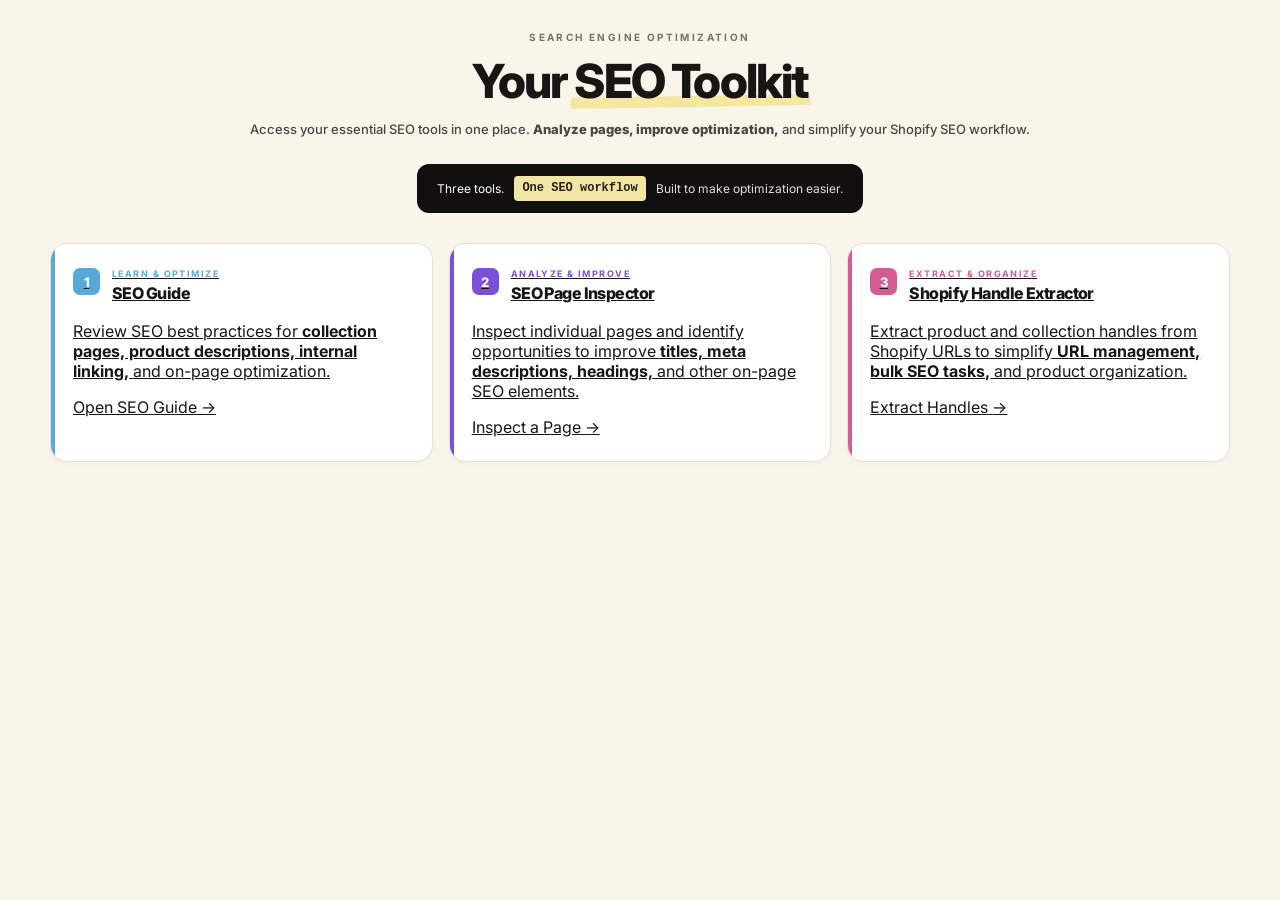
<file: index.html>
<!DOCTYPE html>
<html lang="en">
<head>
  <meta charset="UTF-8">
  <meta name="viewport" content="width=device-width, initial-scale=1.0">

  <title>SEO Tools Dashboard</title>
  <link rel="stylesheet" href="styles.css">

  <link rel="preconnect" href="https://fonts.googleapis.com">
  <link rel="preconnect" href="https://fonts.gstatic.com" crossorigin>
  <link href="https://fonts.googleapis.com/css2?family=Inter:wght@400;500;600;700;800&display=swap" rel="stylesheet">

  
</head>

<body>
  <main class="seo-landing">
    <div class="seo-container">

      <header>
        <p class="eyebrow">Search Engine Optimization</p>

        <h1 class="hero-title">
          Your <span class="highlight">SEO Toolkit</span>
        </h1>

        <p class="hero-description">
          Access your essential SEO tools in one place.
          <strong>Analyze pages, improve optimization,</strong>
          and simplify your Shopify SEO workflow.
        </p>
      </header>

      <div class="announcement">
        <span>Three tools.</span>
        <code>One SEO workflow</code>
        <span class="announcement-note">
          Built to make optimization easier.
        </span>
      </div>

      <section class="checklist-grid" aria-label="SEO tools">

        <!-- SEO GUIDE -->
        <a href="https://robertgarcia305.github.io/seo-tools/seo-guide.html"
           class="checklist-card card-blue"
           aria-label="Open SEO Guide">

          <div class="card-header">
            <span class="card-number">1</span>

            <div>
              <p class="card-kicker">Learn &amp; Optimize</p>
              <h2 class="card-title">SEO Guide</h2>
            </div>
          </div>

          <p class="card-description">
            Review SEO best practices for
            <strong>collection pages, product descriptions,
            internal linking,</strong> and on-page optimization.
          </p>

          <div class="card-action">
            <span>Open SEO Guide</span>
            <span class="card-arrow" aria-hidden="true">&rarr;</span>
          </div>
        </a>

        <!-- SEO PAGE INSPECTOR -->
        <a href="https://robertgarcia305.github.io/seo-tools/seo-page-inspector.html"
           class="checklist-card card-purple"
           aria-label="Open SEO Page Inspector">

          <div class="card-header">
            <span class="card-number">2</span>

            <div>
              <p class="card-kicker">Analyze &amp; Improve</p>
              <h2 class="card-title">SEO Page Inspector</h2>
            </div>
          </div>

          <p class="card-description">
            Inspect individual pages and identify opportunities
            to improve <strong>titles, meta descriptions,
            headings,</strong> and other on-page SEO elements.
          </p>

          <div class="card-action">
            <span>Inspect a Page</span>
            <span class="card-arrow" aria-hidden="true">&rarr;</span>
          </div>
        </a>

        <!-- SHOPIFY HANDLE EXTRACTOR -->
        <a href="https://robertgarcia305.github.io/seo-tools/shopify-handle-extractor.html"
           class="checklist-card card-pink"
           aria-label="Open Shopify Handle Extractor">

          <div class="card-header">
            <span class="card-number">3</span>

            <div>
              <p class="card-kicker">Extract &amp; Organize</p>
              <h2 class="card-title">Shopify Handle Extractor</h2>
            </div>
          </div>

          <p class="card-description">
            Extract product and collection handles from Shopify
            URLs to simplify <strong>URL management, bulk SEO tasks,</strong>
            and product organization.
          </p>

          <div class="card-action">
            <span>Extract Handles</span>
            <span class="card-arrow" aria-hidden="true">&rarr;</span>
          </div>
        </a>

      </section>

    </div>
  </main>
</body>
</html>
</file>
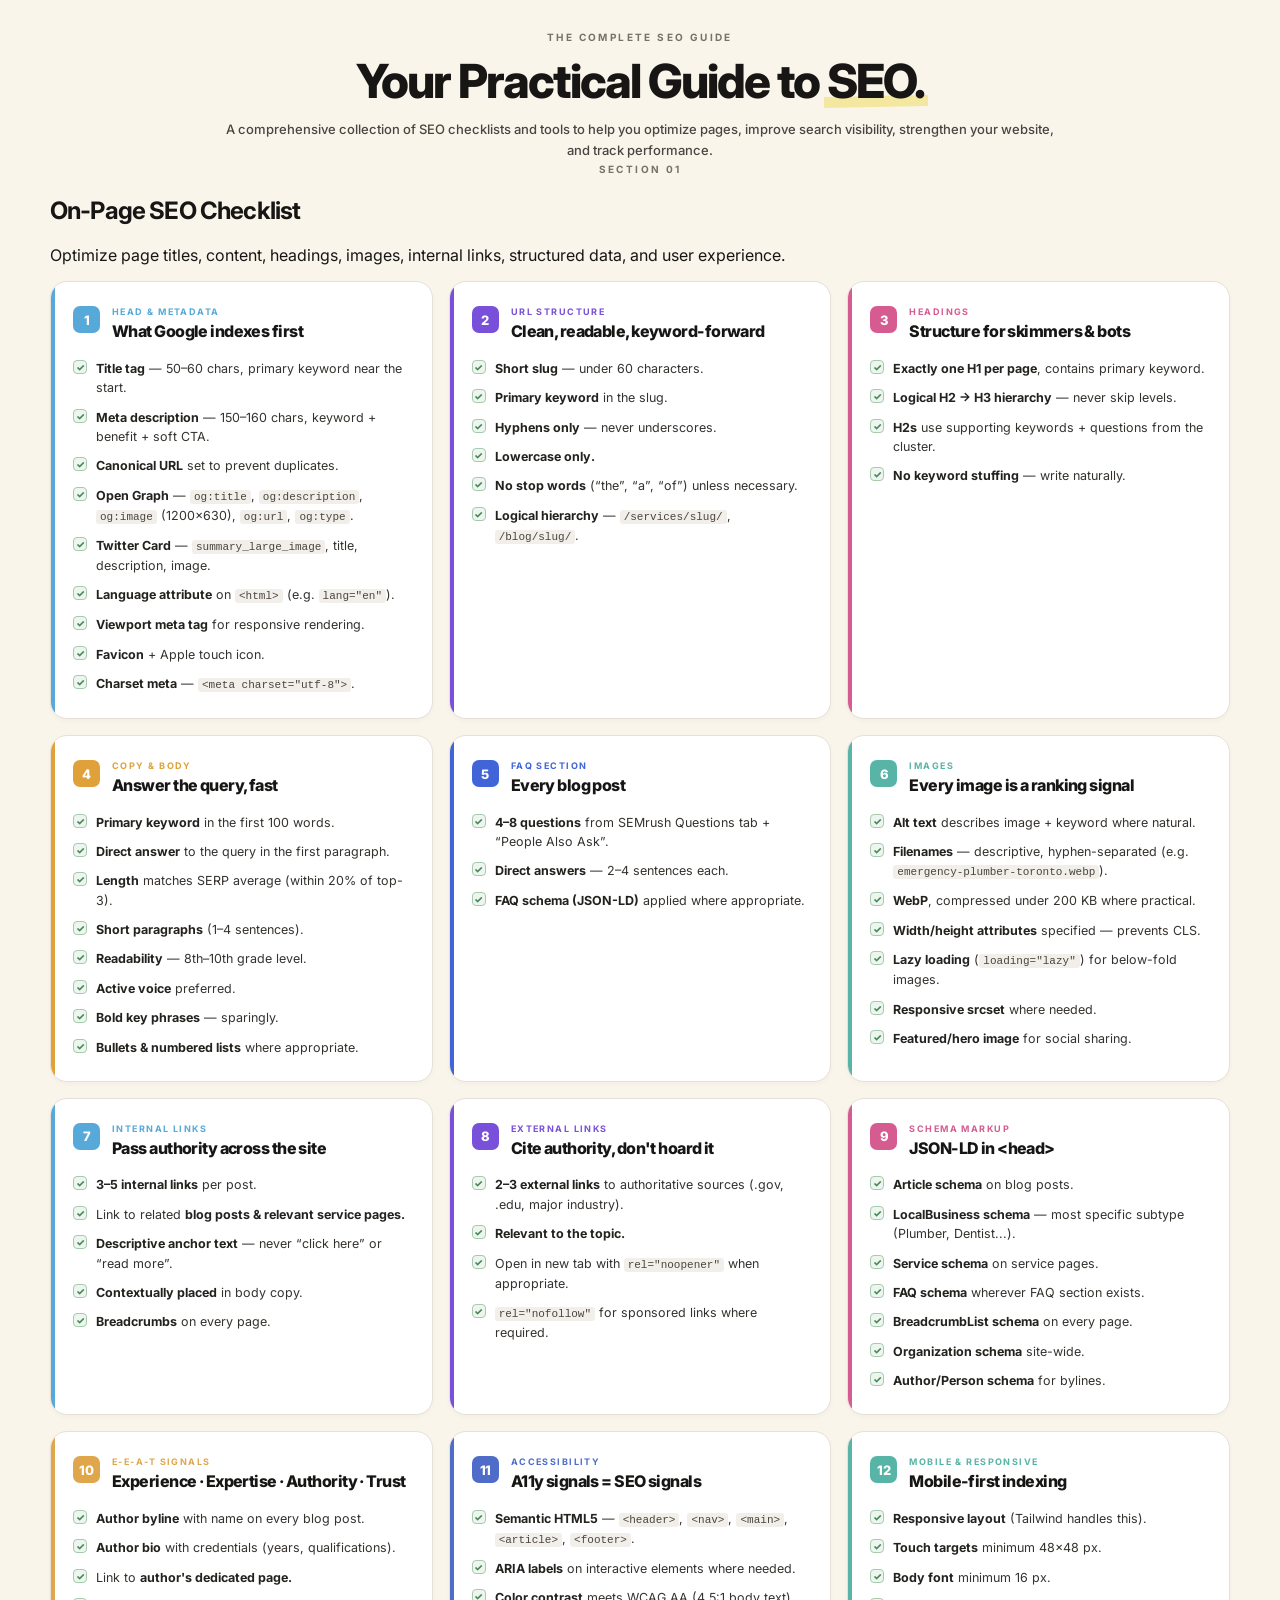
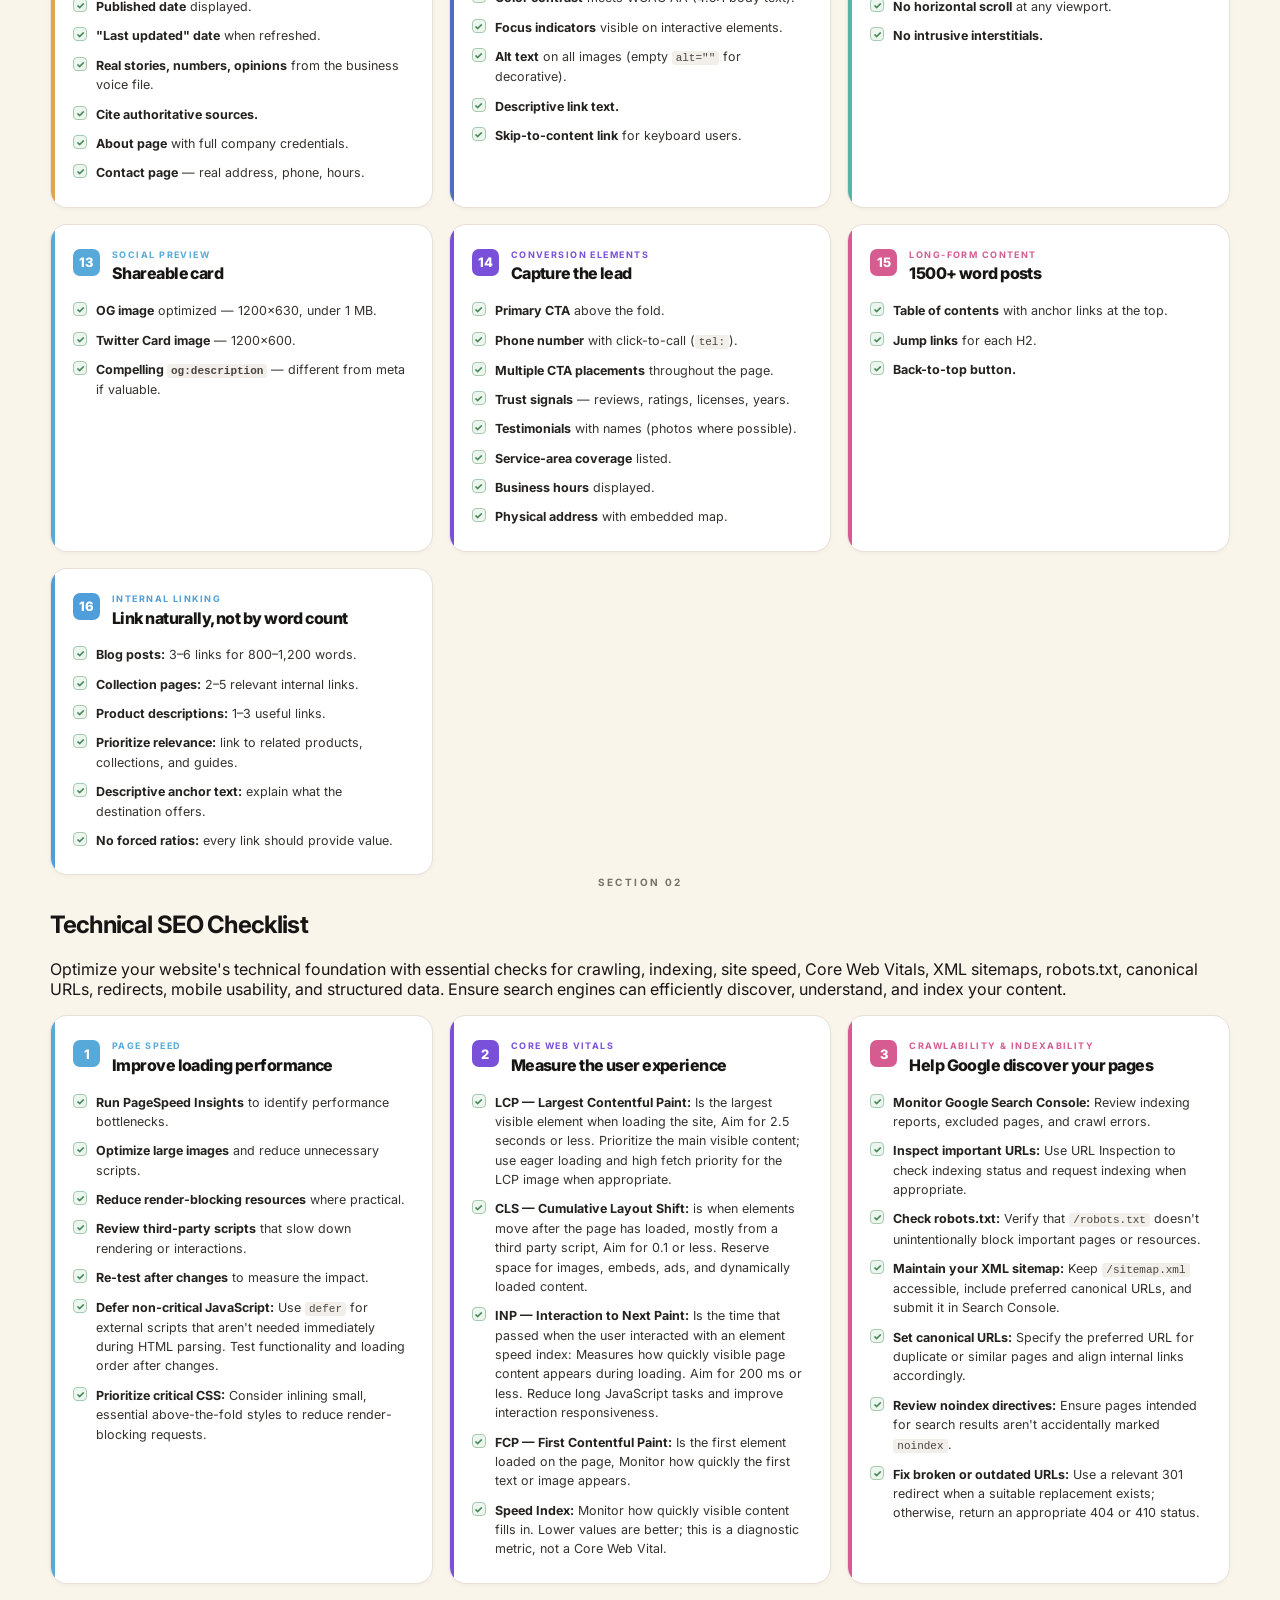
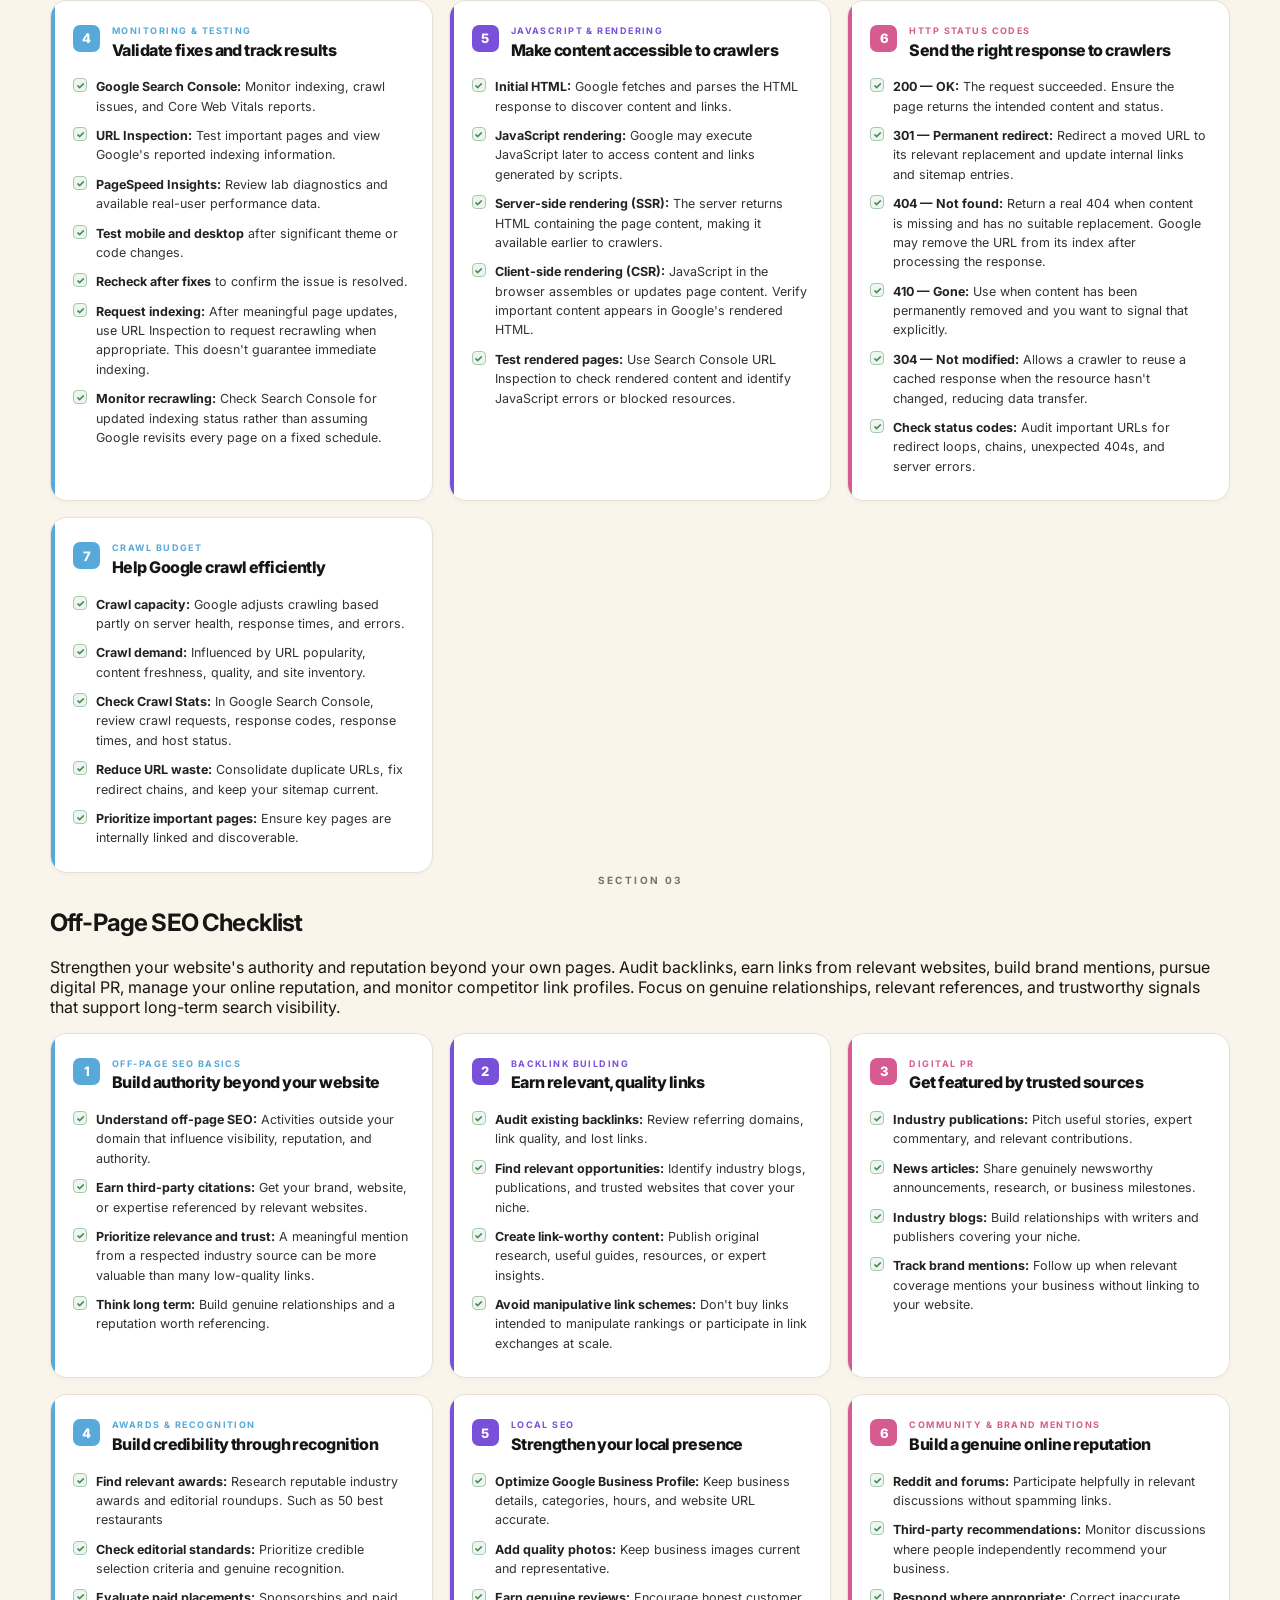
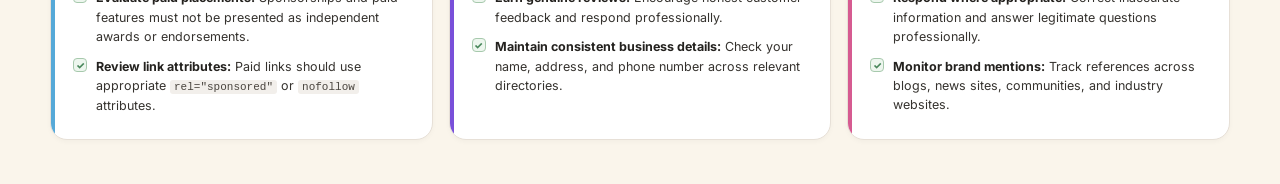
<file: seo-guide.html>
<!doctype html>
<html lang="en">
    <head>
        <meta charset="UTF-8" />
        <meta name="viewport" content="width=device-width, initial-scale=1.0" />
        <meta
            name="description"
            content="A comprehensive on-page SEO checklist covering titles, metadata, URL structure, headings, and essential optimization practices."
        />
        <title>On-Page SEO Checklist</title>
      <link rel="stylesheet" href="styles.css">

        <link rel="preconnect" href="https://fonts.googleapis.com" />
        <link rel="preconnect" href="https://fonts.gstatic.com" crossorigin />
        <link
            href="https://fonts.googleapis.com/css2?family=Inter:wght@400;500;600;700;800&display=swap"
            rel="stylesheet"
        />
    </head>

    <body>
        <main class="seo-landing">
            <div class="seo-container">
                <!-- HERO -->
                <header class="hero">
                    <p class="eyebrow">The Complete SEO Guide</p>

                    <h1 class="hero-title">
                        Your Practical Guide to
                        <span class="highlight">SEO.</span>
                    </h1>

                    <p class="hero-description">
                        A comprehensive collection of SEO checklists and tools to help you optimize pages, improve
                        search visibility, strengthen your website, and track performance.
                    </p>
                </header>

                <section class="seo-section" id="on-page-seo">
                    <header class="section-header">
                        <p class="eyebrow">SECTION 01</p>
                        <h2 class="section-title">On-Page SEO Checklist</h2>
                        <p class="section-description">
                            Optimize page titles, content, headings, images, internal links, structured data, and user
                            experience.
                        </p>
                    </header>

                    <div class="checklist-grid">
                        <!-- Keep all your existing checklist cards here. -->
                        <!-- CARD 1 -->
                        <article class="checklist-card card-blue">
                            <header class="card-header">
                                <span class="card-number">1</span>

                                <div>
                                    <p class="card-kicker">Head &amp; Metadata</p>
                                    <h2 class="card-title">What Google indexes first</h2>
                                </div>
                            </header>

                            <ul class="checklist">
                                <li>
                                    <span class="check-icon" aria-hidden="true">✓</span>
                                    <span>
                                        <strong>Title tag</strong> — 50–60 chars, primary keyword near the start.
                                    </span>
                                </li>

                                <li>
                                    <span class="check-icon" aria-hidden="true">✓</span>
                                    <span>
                                        <strong>Meta description</strong> — 150–160 chars, keyword + benefit + soft CTA.
                                    </span>
                                </li>

                                <li>
                                    <span class="check-icon" aria-hidden="true">✓</span>
                                    <span> <strong>Canonical URL</strong> set to prevent duplicates. </span>
                                </li>

                                <li>
                                    <span class="check-icon" aria-hidden="true">✓</span>
                                    <span>
                                        <strong>Open Graph</strong> — <code>og:title</code>,
                                        <code>og:description</code>, <code>og:image</code> (1200×630),
                                        <code>og:url</code>, <code>og:type</code>.
                                    </span>
                                </li>

                                <li>
                                    <span class="check-icon" aria-hidden="true">✓</span>
                                    <span>
                                        <strong>Twitter Card</strong> — <code>summary_large_image</code>, title,
                                        description, image.
                                    </span>
                                </li>

                                <li>
                                    <span class="check-icon" aria-hidden="true">✓</span>
                                    <span>
                                        <strong>Language attribute</strong> on
                                        <code>&lt;html&gt;</code>
                                        (e.g. <code>lang="en"</code>).
                                    </span>
                                </li>

                                <li>
                                    <span class="check-icon" aria-hidden="true">✓</span>
                                    <span> <strong>Viewport meta tag</strong> for responsive rendering. </span>
                                </li>

                                <li>
                                    <span class="check-icon" aria-hidden="true">✓</span>
                                    <span> <strong>Favicon</strong> + Apple touch icon. </span>
                                </li>

                                <li>
                                    <span class="check-icon" aria-hidden="true">✓</span>
                                    <span>
                                        <strong>Charset meta</strong> — <code>&lt;meta charset="utf-8"&gt;</code>.
                                    </span>
                                </li>
                            </ul>
                        </article>

                        <!-- CARD 2 -->
                        <article class="checklist-card card-purple">
                            <header class="card-header">
                                <span class="card-number">2</span>

                                <div>
                                    <p class="card-kicker">URL Structure</p>
                                    <h2 class="card-title">Clean, readable, keyword-forward</h2>
                                </div>
                            </header>

                            <ul class="checklist">
                                <li>
                                    <span class="check-icon" aria-hidden="true">✓</span>
                                    <span> <strong>Short slug</strong> — under 60 characters. </span>
                                </li>

                                <li>
                                    <span class="check-icon" aria-hidden="true">✓</span>
                                    <span> <strong>Primary keyword</strong> in the slug. </span>
                                </li>

                                <li>
                                    <span class="check-icon" aria-hidden="true">✓</span>
                                    <span> <strong>Hyphens only</strong> — never underscores. </span>
                                </li>

                                <li>
                                    <span class="check-icon" aria-hidden="true">✓</span>
                                    <span>
                                        <strong>Lowercase only.</strong>
                                    </span>
                                </li>

                                <li>
                                    <span class="check-icon" aria-hidden="true">✓</span>
                                    <span>
                                        <strong>No stop words</strong>
                                        (“the”, “a”, “of”) unless necessary.
                                    </span>
                                </li>

                                <li>
                                    <span class="check-icon" aria-hidden="true">✓</span>
                                    <span>
                                        <strong>Logical hierarchy</strong> — <code>/services/slug/</code>,
                                        <code>/blog/slug/</code>.
                                    </span>
                                </li>
                            </ul>
                        </article>

                        <!-- CARD 3 -->
                        <article class="checklist-card card-pink">
                            <header class="card-header">
                                <span class="card-number">3</span>

                                <div>
                                    <p class="card-kicker">Headings</p>
                                    <h2 class="card-title">Structure for skimmers &amp; bots</h2>
                                </div>
                            </header>

                            <ul class="checklist">
                                <li>
                                    <span class="check-icon" aria-hidden="true">✓</span>
                                    <span> <strong>Exactly one H1 per page</strong>, contains primary keyword. </span>
                                </li>

                                <li>
                                    <span class="check-icon" aria-hidden="true">✓</span>
                                    <span>
                                        <strong>Logical H2 → H3 hierarchy</strong>
                                        — never skip levels.
                                    </span>
                                </li>

                                <li>
                                    <span class="check-icon" aria-hidden="true">✓</span>
                                    <span>
                                        <strong>H2s</strong> use supporting keywords + questions from the cluster.
                                    </span>
                                </li>

                                <li>
                                    <span class="check-icon" aria-hidden="true">✓</span>
                                    <span>
                                        <strong>No keyword stuffing</strong>
                                        — write naturally.
                                    </span>
                                </li>
                            </ul>
                        </article>

                        <!-- CARD 4: COPY & BODY -->
                        <article class="checklist-card card-blue" style="--accent: #e0a13b">
                            <header class="card-header">
                                <span class="card-number">4</span>
                                <div>
                                    <p class="card-kicker">Copy &amp; Body</p>
                                    <h2 class="card-title">Answer the query, fast</h2>
                                </div>
                            </header>
                            <ul class="checklist">
                                <li>
                                    <span class="check-icon" aria-hidden="true">✓</span
                                    ><span><strong>Primary keyword</strong> in the first 100 words.</span>
                                </li>
                                <li>
                                    <span class="check-icon" aria-hidden="true">✓</span
                                    ><span><strong>Direct answer</strong> to the query in the first paragraph.</span>
                                </li>
                                <li>
                                    <span class="check-icon" aria-hidden="true">✓</span
                                    ><span><strong>Length</strong> matches SERP average (within 20% of top-3).</span>
                                </li>
                                <li>
                                    <span class="check-icon" aria-hidden="true">✓</span
                                    ><span><strong>Short paragraphs</strong> (1–4 sentences).</span>
                                </li>
                                <li>
                                    <span class="check-icon" aria-hidden="true">✓</span
                                    ><span><strong>Readability</strong> — 8th–10th grade level.</span>
                                </li>
                                <li>
                                    <span class="check-icon" aria-hidden="true">✓</span
                                    ><span><strong>Active voice</strong> preferred.</span>
                                </li>
                                <li>
                                    <span class="check-icon" aria-hidden="true">✓</span
                                    ><span><strong>Bold key phrases</strong> — sparingly.</span>
                                </li>
                                <li>
                                    <span class="check-icon" aria-hidden="true">✓</span
                                    ><span><strong>Bullets &amp; numbered lists</strong> where appropriate.</span>
                                </li>
                            </ul>
                        </article>

                        <!-- CARD 5: FAQ SECTION -->
                        <article class="checklist-card card-purple" style="--accent: #4164d9">
                            <header class="card-header">
                                <span class="card-number">5</span>
                                <div>
                                    <p class="card-kicker">FAQ Section</p>
                                    <h2 class="card-title">Every blog post</h2>
                                </div>
                            </header>
                            <ul class="checklist">
                                <li>
                                    <span class="check-icon" aria-hidden="true">✓</span
                                    ><span
                                        ><strong>4–8 questions</strong> from SEMrush Questions tab + “People Also
                                        Ask”.</span
                                    >
                                </li>
                                <li>
                                    <span class="check-icon" aria-hidden="true">✓</span
                                    ><span><strong>Direct answers</strong> — 2–4 sentences each.</span>
                                </li>
                                <li>
                                    <span class="check-icon" aria-hidden="true">✓</span
                                    ><span><strong>FAQ schema (JSON-LD)</strong> applied where appropriate.</span>
                                </li>
                            </ul>
                        </article>

                        <!-- CARD 6: IMAGES -->
                        <article class="checklist-card card-pink" style="--accent: #58b4a6">
                            <header class="card-header">
                                <span class="card-number">6</span>
                                <div>
                                    <p class="card-kicker">Images</p>
                                    <h2 class="card-title">Every image is a ranking signal</h2>
                                </div>
                            </header>
                            <ul class="checklist">
                                <li>
                                    <span class="check-icon" aria-hidden="true">✓</span
                                    ><span><strong>Alt text</strong> describes image + keyword where natural.</span>
                                </li>
                                <li>
                                    <span class="check-icon" aria-hidden="true">✓</span
                                    ><span
                                        ><strong>Filenames</strong> — descriptive, hyphen-separated (e.g.
                                        <code>emergency-plumber-toronto.webp</code>).</span
                                    >
                                </li>
                                <li>
                                    <span class="check-icon" aria-hidden="true">✓</span
                                    ><span><strong>WebP</strong>, compressed under 200 KB where practical.</span>
                                </li>
                                <li>
                                    <span class="check-icon" aria-hidden="true">✓</span
                                    ><span><strong>Width/height attributes</strong> specified — prevents CLS.</span>
                                </li>
                                <li>
                                    <span class="check-icon" aria-hidden="true">✓</span
                                    ><span
                                        ><strong>Lazy loading</strong> (<code>loading="lazy"</code>) for below-fold
                                        images.</span
                                    >
                                </li>
                                <li>
                                    <span class="check-icon" aria-hidden="true">✓</span
                                    ><span><strong>Responsive srcset</strong> where needed.</span>
                                </li>
                                <li>
                                    <span class="check-icon" aria-hidden="true">✓</span
                                    ><span><strong>Featured/hero image</strong> for social sharing.</span>
                                </li>
                            </ul>
                        </article>

                        <!-- CARD 7: INTERNAL LINKS -->
                        <article class="checklist-card card-blue">
                            <header class="card-header">
                                <span class="card-number">7</span>
                                <div>
                                    <p class="card-kicker">Internal Links</p>
                                    <h2 class="card-title">Pass authority across the site</h2>
                                </div>
                            </header>
                            <ul class="checklist">
                                <li>
                                    <span class="check-icon" aria-hidden="true">✓</span
                                    ><span><strong>3–5 internal links</strong> per post.</span>
                                </li>
                                <li>
                                    <span class="check-icon" aria-hidden="true">✓</span
                                    ><span
                                        >Link to related <strong>blog posts &amp; relevant service pages.</strong></span
                                    >
                                </li>
                                <li>
                                    <span class="check-icon" aria-hidden="true">✓</span
                                    ><span
                                        ><strong>Descriptive anchor text</strong> — never “click here” or “read
                                        more”.</span
                                    >
                                </li>
                                <li>
                                    <span class="check-icon" aria-hidden="true">✓</span
                                    ><span><strong>Contextually placed</strong> in body copy.</span>
                                </li>
                                <li>
                                    <span class="check-icon" aria-hidden="true">✓</span
                                    ><span><strong>Breadcrumbs</strong> on every page.</span>
                                </li>
                            </ul>
                        </article>

                        <!-- CARD 8: EXTERNAL LINKS -->
                        <article class="checklist-card card-purple">
                            <header class="card-header">
                                <span class="card-number">8</span>
                                <div>
                                    <p class="card-kicker">External Links</p>
                                    <h2 class="card-title">Cite authority, don't hoard it</h2>
                                </div>
                            </header>
                            <ul class="checklist">
                                <li>
                                    <span class="check-icon" aria-hidden="true">✓</span
                                    ><span
                                        ><strong>2–3 external links</strong> to authoritative sources (.gov, .edu, major
                                        industry).</span
                                    >
                                </li>
                                <li>
                                    <span class="check-icon" aria-hidden="true">✓</span
                                    ><span><strong>Relevant to the topic.</strong></span>
                                </li>
                                <li>
                                    <span class="check-icon" aria-hidden="true">✓</span
                                    ><span>Open in new tab with <code>rel="noopener"</code> when appropriate.</span>
                                </li>
                                <li>
                                    <span class="check-icon" aria-hidden="true">✓</span
                                    ><span><code>rel="nofollow"</code> for sponsored links where required.</span>
                                </li>
                            </ul>
                        </article>

                        <!-- CARD 9: SCHEMA MARKUP -->
                        <article class="checklist-card card-pink">
                            <header class="card-header">
                                <span class="card-number">9</span>
                                <div>
                                    <p class="card-kicker">Schema Markup</p>
                                    <h2 class="card-title">JSON-LD in &lt;head&gt;</h2>
                                </div>
                            </header>
                            <ul class="checklist">
                                <li>
                                    <span class="check-icon" aria-hidden="true">✓</span
                                    ><span><strong>Article schema</strong> on blog posts.</span>
                                </li>
                                <li>
                                    <span class="check-icon" aria-hidden="true">✓</span
                                    ><span
                                        ><strong>LocalBusiness schema</strong> — most specific subtype (Plumber,
                                        Dentist...).</span
                                    >
                                </li>
                                <li>
                                    <span class="check-icon" aria-hidden="true">✓</span
                                    ><span><strong>Service schema</strong> on service pages.</span>
                                </li>
                                <li>
                                    <span class="check-icon" aria-hidden="true">✓</span
                                    ><span><strong>FAQ schema</strong> wherever FAQ section exists.</span>
                                </li>
                                <li>
                                    <span class="check-icon" aria-hidden="true">✓</span
                                    ><span><strong>BreadcrumbList schema</strong> on every page.</span>
                                </li>
                                <li>
                                    <span class="check-icon" aria-hidden="true">✓</span
                                    ><span><strong>Organization schema</strong> site-wide.</span>
                                </li>
                                <li>
                                    <span class="check-icon" aria-hidden="true">✓</span
                                    ><span><strong>Author/Person schema</strong> for bylines.</span>
                                </li>
                            </ul>
                        </article>

                        <!-- CARD 10: E-E-A-T SIGNALS -->
                        <article class="checklist-card card-blue" style="--accent: #dfa64c">
                            <header class="card-header">
                                <span class="card-number">10</span>
                                <div>
                                    <p class="card-kicker">E-E-A-T Signals</p>
                                    <h2 class="card-title">Experience · Expertise · Authority · Trust</h2>
                                </div>
                            </header>
                            <ul class="checklist">
                                <li>
                                    <span class="check-icon" aria-hidden="true">✓</span
                                    ><span><strong>Author byline</strong> with name on every blog post.</span>
                                </li>
                                <li>
                                    <span class="check-icon" aria-hidden="true">✓</span
                                    ><span><strong>Author bio</strong> with credentials (years, qualifications).</span>
                                </li>
                                <li>
                                    <span class="check-icon" aria-hidden="true">✓</span
                                    ><span>Link to <strong>author's dedicated page.</strong></span>
                                </li>
                                <li>
                                    <span class="check-icon" aria-hidden="true">✓</span
                                    ><span><strong>Published date</strong> displayed.</span>
                                </li>
                                <li>
                                    <span class="check-icon" aria-hidden="true">✓</span
                                    ><span><strong>"Last updated" date</strong> when refreshed.</span>
                                </li>
                                <li>
                                    <span class="check-icon" aria-hidden="true">✓</span
                                    ><span
                                        ><strong>Real stories, numbers, opinions</strong> from the business voice
                                        file.</span
                                    >
                                </li>
                                <li>
                                    <span class="check-icon" aria-hidden="true">✓</span
                                    ><span><strong>Cite authoritative sources.</strong></span>
                                </li>
                                <li>
                                    <span class="check-icon" aria-hidden="true">✓</span
                                    ><span><strong>About page</strong> with full company credentials.</span>
                                </li>
                                <li>
                                    <span class="check-icon" aria-hidden="true">✓</span
                                    ><span><strong>Contact page</strong> — real address, phone, hours.</span>
                                </li>
                            </ul>
                        </article>

                        <!-- CARD 11: ACCESSIBILITY -->
                        <article class="checklist-card card-purple" style="--accent: #4f6cc9">
                            <header class="card-header">
                                <span class="card-number">11</span>
                                <div>
                                    <p class="card-kicker">Accessibility</p>
                                    <h2 class="card-title">A11y signals = SEO signals</h2>
                                </div>
                            </header>
                            <ul class="checklist">
                                <li>
                                    <span class="check-icon" aria-hidden="true">✓</span
                                    ><span
                                        ><strong>Semantic HTML5</strong> — <code>&lt;header&gt;</code>,
                                        <code>&lt;nav&gt;</code>, <code>&lt;main&gt;</code>,
                                        <code>&lt;article&gt;</code>, <code>&lt;footer&gt;</code>.</span
                                    >
                                </li>
                                <li>
                                    <span class="check-icon" aria-hidden="true">✓</span
                                    ><span><strong>ARIA labels</strong> on interactive elements where needed.</span>
                                </li>
                                <li>
                                    <span class="check-icon" aria-hidden="true">✓</span
                                    ><span><strong>Color contrast</strong> meets WCAG AA (4.5:1 body text).</span>
                                </li>
                                <li>
                                    <span class="check-icon" aria-hidden="true">✓</span
                                    ><span><strong>Focus indicators</strong> visible on interactive elements.</span>
                                </li>
                                <li>
                                    <span class="check-icon" aria-hidden="true">✓</span
                                    ><span
                                        ><strong>Alt text</strong> on all images (empty <code>alt=""</code> for
                                        decorative).</span
                                    >
                                </li>
                                <li>
                                    <span class="check-icon" aria-hidden="true">✓</span
                                    ><span><strong>Descriptive link text.</strong></span>
                                </li>
                                <li>
                                    <span class="check-icon" aria-hidden="true">✓</span
                                    ><span><strong>Skip-to-content link</strong> for keyboard users.</span>
                                </li>
                            </ul>
                        </article>

                        <!-- CARD 12: MOBILE & RESPONSIVE -->
                        <article class="checklist-card card-pink" style="--accent: #58b4a6">
                            <header class="card-header">
                                <span class="card-number">12</span>
                                <div>
                                    <p class="card-kicker">Mobile &amp; Responsive</p>
                                    <h2 class="card-title">Mobile-first indexing</h2>
                                </div>
                            </header>
                            <ul class="checklist">
                                <li>
                                    <span class="check-icon" aria-hidden="true">✓</span
                                    ><span><strong>Responsive layout</strong> (Tailwind handles this).</span>
                                </li>
                                <li>
                                    <span class="check-icon" aria-hidden="true">✓</span
                                    ><span><strong>Touch targets</strong> minimum 48×48 px.</span>
                                </li>
                                <li>
                                    <span class="check-icon" aria-hidden="true">✓</span
                                    ><span><strong>Body font</strong> minimum 16 px.</span>
                                </li>
                                <li>
                                    <span class="check-icon" aria-hidden="true">✓</span
                                    ><span><strong>No horizontal scroll</strong> at any viewport.</span>
                                </li>
                                <li>
                                    <span class="check-icon" aria-hidden="true">✓</span
                                    ><span><strong>No intrusive interstitials.</strong></span>
                                </li>
                            </ul>
                        </article>

                        <!-- CARD 13: SOCIAL PREVIEW -->
                        <article class="checklist-card card-blue">
                            <header class="card-header">
                                <span class="card-number">13</span>
                                <div>
                                    <p class="card-kicker">Social Preview</p>
                                    <h2 class="card-title">Shareable card</h2>
                                </div>
                            </header>
                            <ul class="checklist">
                                <li>
                                    <span class="check-icon" aria-hidden="true">✓</span
                                    ><span><strong>OG image</strong> optimized — 1200×630, under 1 MB.</span>
                                </li>
                                <li>
                                    <span class="check-icon" aria-hidden="true">✓</span
                                    ><span><strong>Twitter Card image</strong> — 1200×600.</span>
                                </li>
                                <li>
                                    <span class="check-icon" aria-hidden="true">✓</span
                                    ><span
                                        ><strong>Compelling <code>og:description</code></strong> — different from meta
                                        if valuable.</span
                                    >
                                </li>
                            </ul>
                        </article>

                        <!-- CARD 14: CONVERSION ELEMENTS -->
                        <article class="checklist-card card-purple">
                            <header class="card-header">
                                <span class="card-number">14</span>
                                <div>
                                    <p class="card-kicker">Conversion Elements</p>
                                    <h2 class="card-title">Capture the lead</h2>
                                </div>
                            </header>
                            <ul class="checklist">
                                <li>
                                    <span class="check-icon" aria-hidden="true">✓</span
                                    ><span><strong>Primary CTA</strong> above the fold.</span>
                                </li>
                                <li>
                                    <span class="check-icon" aria-hidden="true">✓</span
                                    ><span><strong>Phone number</strong> with click-to-call (<code>tel:</code>).</span>
                                </li>
                                <li>
                                    <span class="check-icon" aria-hidden="true">✓</span
                                    ><span><strong>Multiple CTA placements</strong> throughout the page.</span>
                                </li>
                                <li>
                                    <span class="check-icon" aria-hidden="true">✓</span
                                    ><span><strong>Trust signals</strong> — reviews, ratings, licenses, years.</span>
                                </li>
                                <li>
                                    <span class="check-icon" aria-hidden="true">✓</span
                                    ><span><strong>Testimonials</strong> with names (photos where possible).</span>
                                </li>
                                <li>
                                    <span class="check-icon" aria-hidden="true">✓</span
                                    ><span><strong>Service-area coverage</strong> listed.</span>
                                </li>
                                <li>
                                    <span class="check-icon" aria-hidden="true">✓</span
                                    ><span><strong>Business hours</strong> displayed.</span>
                                </li>
                                <li>
                                    <span class="check-icon" aria-hidden="true">✓</span
                                    ><span><strong>Physical address</strong> with embedded map.</span>
                                </li>
                            </ul>
                        </article>

                        <!-- CARD 15: LONG-FORM CONTENT -->
                        <article class="checklist-card card-pink">
                            <header class="card-header">
                                <span class="card-number">15</span>
                                <div>
                                    <p class="card-kicker">Long-Form Content</p>
                                    <h2 class="card-title">1500+ word posts</h2>
                                </div>
                            </header>
                            <ul class="checklist">
                                <li>
                                    <span class="check-icon" aria-hidden="true">✓</span
                                    ><span><strong>Table of contents</strong> with anchor links at the top.</span>
                                </li>
                                <li>
                                    <span class="check-icon" aria-hidden="true">✓</span
                                    ><span><strong>Jump links</strong> for each H2.</span>
                                </li>
                                <li>
                                    <span class="check-icon" aria-hidden="true">✓</span
                                    ><span><strong>Back-to-top button.</strong></span>
                                </li>
                            </ul>
                        </article>

                        <!-- CARD 16: INTERNAL LINKING -->
                        <article class="checklist-card card-blue" style="--accent: #4d9edb">
                            <header class="card-header">
                                <span class="card-number">16</span>
                                <div>
                                    <p class="card-kicker">Internal Linking</p>
                                    <h2 class="card-title">Link naturally, not by word count</h2>
                                </div>
                            </header>

                            <ul class="checklist">
                                <li>
                                    <span class="check-icon" aria-hidden="true">✓</span
                                    ><span><strong>Blog posts:</strong> 3–6 links for 800–1,200 words.</span>
                                </li>
                                <li>
                                    <span class="check-icon" aria-hidden="true">✓</span
                                    ><span><strong>Collection pages:</strong> 2–5 relevant internal links.</span>
                                </li>
                                <li>
                                    <span class="check-icon" aria-hidden="true">✓</span
                                    ><span><strong>Product descriptions:</strong> 1–3 useful links.</span>
                                </li>
                                <li>
                                    <span class="check-icon" aria-hidden="true">✓</span
                                    ><span
                                        ><strong>Prioritize relevance:</strong> link to related products, collections,
                                        and guides.</span
                                    >
                                </li>
                                <li>
                                    <span class="check-icon" aria-hidden="true">✓</span
                                    ><span
                                        ><strong>Descriptive anchor text:</strong> explain what the destination
                                        offers.</span
                                    >
                                </li>
                                <li>
                                    <span class="check-icon" aria-hidden="true">✓</span
                                    ><span><strong>No forced ratios:</strong> every link should provide value.</span>
                                </li>
                            </ul>
                        </article>
                    </div>
                </section>
            </div>

            <!-- Technical SEO Checklist -->
            <div class="seo-container">
                <section class="seo-section" id="technical-seo">
                    <header class="section-header">
                        <p class="eyebrow">SECTION 02</p>
                        <h2 class="section-title">Technical SEO Checklist</h2>
                        <p class="section-description">
                            Optimize your website's technical foundation with essential checks for crawling, indexing,
                            site speed, Core Web Vitals, XML sitemaps, robots.txt, canonical URLs, redirects, mobile
                            usability, and structured data. Ensure search engines can efficiently discover, understand,
                            and index your content.
                        </p>
                    </header>
                    <div class="checklist-grid">
                        <!-- CARD 1: PAGE SPEED & PERFORMANCE -->
                        <article class="checklist-card card-blue">
                            <header class="card-header">
                                <span class="card-number">1</span>
                                <div>
                                    <p class="card-kicker">Page Speed</p>
                                    <h3 class="card-title">Improve loading performance</h3>
                                </div>
                            </header>

                            <ul class="checklist">
                                <li>
                                    <span class="check-icon" aria-hidden="true">✓</span
                                    ><span
                                        ><strong>Run PageSpeed Insights</strong> to identify performance
                                        bottlenecks.</span
                                    >
                                </li>
                                <li>
                                    <span class="check-icon" aria-hidden="true">✓</span
                                    ><span><strong>Optimize large images</strong> and reduce unnecessary scripts.</span>
                                </li>
                                <li>
                                    <span class="check-icon" aria-hidden="true">✓</span
                                    ><span><strong>Reduce render-blocking resources</strong> where practical.</span>
                                </li>
                                <li>
                                    <span class="check-icon" aria-hidden="true">✓</span
                                    ><span
                                        ><strong>Review third-party scripts</strong> that slow down rendering or
                                        interactions.</span
                                    >
                                </li>
                                <li>
                                    <span class="check-icon" aria-hidden="true">✓</span
                                    ><span><strong>Re-test after changes</strong> to measure the impact.</span>
                                </li>
                                <li>
                                    <span class="check-icon" aria-hidden="true">✓</span>
                                    <span>
                                        <strong>Defer non-critical JavaScript:</strong>
                                        Use <code>defer</code> for external scripts that aren't needed immediately
                                        during HTML parsing. Test functionality and loading order after changes.
                                    </span>
                                </li>
                                <li>
                                    <span class="check-icon" aria-hidden="true">✓</span
                                    ><span
                                        ><strong>Prioritize critical CSS:</strong> Consider inlining small, essential
                                        above-the-fold styles to reduce render-blocking requests.</span
                                    >
                                </li>
                            </ul>
                        </article>

                        <!-- CARD 2: CORE WEB VITALS -->
                        <article class="checklist-card card-purple">
                            <header class="card-header">
                                <span class="card-number">2</span>
                                <div>
                                    <p class="card-kicker">Core Web Vitals</p>
                                    <h3 class="card-title">Measure the user experience</h3>
                                </div>
                            </header>

                            <ul class="checklist">
                                <li>
                                    <span class="check-icon" aria-hidden="true">✓</span
                                    ><span
                                        ><strong>LCP — Largest Contentful Paint:</strong> Is the largest visible element
                                        when loading the site, Aim for 2.5 seconds or less. Prioritize the main visible
                                        content; use eager loading and high fetch priority for the LCP image when
                                        appropriate.</span
                                    >
                                </li>
                                <li>
                                    <span class="check-icon" aria-hidden="true">✓</span
                                    ><span
                                        ><strong>CLS — Cumulative Layout Shift:</strong> is when elements move after the
                                        page has loaded, mostly from a third party script, Aim for 0.1 or less. Reserve
                                        space for images, embeds, ads, and dynamically loaded content.</span
                                    >
                                </li>
                                <li>
                                    <span class="check-icon" aria-hidden="true">✓</span
                                    ><span
                                        ><strong>INP — Interaction to Next Paint:</strong> Is the time that passed when
                                        the user interacted with an element speed index: Measures how quickly visible
                                        page content appears during loading. Aim for 200 ms or less. Reduce long
                                        JavaScript tasks and improve interaction responsiveness.</span
                                    >
                                </li>
                                <li>
                                    <span class="check-icon" aria-hidden="true">✓</span
                                    ><span
                                        ><strong>FCP — First Contentful Paint:</strong> Is the first element loaded on
                                        the page, Monitor how quickly the first text or image appears.</span
                                    >
                                </li>
                                <li>
                                    <span class="check-icon" aria-hidden="true">✓</span
                                    ><span
                                        ><strong>Speed Index:</strong> Monitor how quickly visible content fills in.
                                        Lower values are better; this is a diagnostic metric, not a Core Web
                                        Vital.</span
                                    >
                                </li>
                            </ul>
                        </article>

                        <!-- CARD 3: CRAWLABILITY & INDEXABILITY -->
<article class="checklist-card card-pink">
    <header class="card-header">
        <span class="card-number">3</span>
        <div>
            <p class="card-kicker">Crawlability &amp; Indexability</p>
            <h3 class="card-title">Help Google discover your pages</h3>
        </div>
    </header>

    <ul class="checklist">
        <li>
            <span class="check-icon" aria-hidden="true">✓</span>
            <span>
                <strong>Monitor Google Search Console:</strong>
                Review indexing reports, excluded pages, and crawl errors.
            </span>
        </li>

        <li>
            <span class="check-icon" aria-hidden="true">✓</span>
            <span>
                <strong>Inspect important URLs:</strong>
                Use URL Inspection to check indexing status and request indexing when appropriate.
            </span>
        </li>

        <li>
            <span class="check-icon" aria-hidden="true">✓</span>
            <span>
                <strong>Check robots.txt:</strong>
                Verify that <code>/robots.txt</code> doesn't unintentionally block important pages or resources.
            </span>
        </li>

        <li>
            <span class="check-icon" aria-hidden="true">✓</span>
            <span>
                <strong>Maintain your XML sitemap:</strong>
                Keep <code>/sitemap.xml</code> accessible, include preferred canonical URLs, and submit it in Search Console.
            </span>
        </li>

        <li>
            <span class="check-icon" aria-hidden="true">✓</span>
            <span>
                <strong>Set canonical URLs:</strong>
                Specify the preferred URL for duplicate or similar pages and align internal links accordingly.
            </span>
        </li>

        <li>
            <span class="check-icon" aria-hidden="true">✓</span>
            <span>
                <strong>Review noindex directives:</strong>
                Ensure pages intended for search results aren't accidentally marked <code>noindex</code>.
            </span>
        </li>

        <li>
            <span class="check-icon" aria-hidden="true">✓</span>
            <span>
                <strong>Fix broken or outdated URLs:</strong>
                Use a relevant 301 redirect when a suitable replacement exists; otherwise, return an appropriate 404 or 410 status.
            </span>
        </li>
    </ul>
</article>

                        <!-- CARD 4: MONITORING & TESTING -->
                        <article class="checklist-card card-blue">
                            <header class="card-header">
                                <span class="card-number">4</span>
                                <div>
                                    <p class="card-kicker">Monitoring &amp; Testing</p>
                                    <h3 class="card-title">Validate fixes and track results</h3>
                                </div>
                            </header>

                            <ul class="checklist">
                                <li>
                                    <span class="check-icon" aria-hidden="true">✓</span
                                    ><span
                                        ><strong>Google Search Console:</strong> Monitor indexing, crawl issues, and
                                        Core Web Vitals reports.</span
                                    >
                                </li>
                                <li>
                                    <span class="check-icon" aria-hidden="true">✓</span
                                    ><span
                                        ><strong>URL Inspection:</strong> Test important pages and view Google's
                                        reported indexing information.</span
                                    >
                                </li>
                                <li>
                                    <span class="check-icon" aria-hidden="true">✓</span
                                    ><span
                                        ><strong>PageSpeed Insights:</strong> Review lab diagnostics and available
                                        real-user performance data.</span
                                    >
                                </li>
                                <li>
                                    <span class="check-icon" aria-hidden="true">✓</span
                                    ><span
                                        ><strong>Test mobile and desktop</strong> after significant theme or code
                                        changes.</span
                                    >
                                </li>
                                <li>
                                    <span class="check-icon" aria-hidden="true">✓</span
                                    ><span><strong>Recheck after fixes</strong> to confirm the issue is resolved.</span>
                                </li>
                                <li>
                                    <span class="check-icon" aria-hidden="true">✓</span
                                    ><span
                                        ><strong>Request indexing:</strong> After meaningful page updates, use URL
                                        Inspection to request recrawling when appropriate. This doesn't guarantee
                                        immediate indexing.</span
                                    >
                                </li>

                                <li>
                                    <span class="check-icon" aria-hidden="true">✓</span
                                    ><span
                                        ><strong>Monitor recrawling:</strong> Check Search Console for updated indexing
                                        status rather than assuming Google revisits every page on a fixed
                                        schedule.</span
                                    >
                                </li>
                            </ul>
                        </article>

                        <!-- CARD: JAVASCRIPT & RENDERING -->
                        <article class="checklist-card card-purple">
                            <header class="card-header">
                                <span class="card-number">5</span>
                                <div>
                                    <p class="card-kicker">JavaScript &amp; Rendering</p>
                                    <h3 class="card-title">Make content accessible to crawlers</h3>
                                </div>
                            </header>

                            <ul class="checklist">
                                <li>
                                    <span class="check-icon" aria-hidden="true">✓</span
                                    ><span
                                        ><strong>Initial HTML:</strong> Google fetches and parses the HTML response to
                                        discover content and links.</span
                                    >
                                </li>
                                <li>
                                    <span class="check-icon" aria-hidden="true">✓</span
                                    ><span
                                        ><strong>JavaScript rendering:</strong> Google may execute JavaScript later to
                                        access content and links generated by scripts.</span
                                    >
                                </li>
                                <li>
                                    <span class="check-icon" aria-hidden="true">✓</span
                                    ><span
                                        ><strong>Server-side rendering (SSR):</strong> The server returns HTML
                                        containing the page content, making it available earlier to crawlers.</span
                                    >
                                </li>
                                <li>
                                    <span class="check-icon" aria-hidden="true">✓</span
                                    ><span
                                        ><strong>Client-side rendering (CSR):</strong> JavaScript in the browser
                                        assembles or updates page content. Verify important content appears in Google's
                                        rendered HTML.</span
                                    >
                                </li>
                                <li>
                                    <span class="check-icon" aria-hidden="true">✓</span
                                    ><span
                                        ><strong>Test rendered pages:</strong> Use Search Console URL Inspection to
                                        check rendered content and identify JavaScript errors or blocked
                                        resources.</span
                                    >
                                </li>
                            </ul>
                        </article>

                        <!-- CARD: HTTP STATUS CODES -->
                        <article class="checklist-card card-pink">
                            <header class="card-header">
                                <span class="card-number">6</span>
                                <div>
                                    <p class="card-kicker">HTTP Status Codes</p>
                                    <h3 class="card-title">Send the right response to crawlers</h3>
                                </div>
                            </header>

                            <ul class="checklist">
                                <li>
                                    <span class="check-icon" aria-hidden="true">✓</span
                                    ><span
                                        ><strong>200 — OK:</strong> The request succeeded. Ensure the page returns the
                                        intended content and status.</span
                                    >
                                </li>
                                <li>
                                    <span class="check-icon" aria-hidden="true">✓</span
                                    ><span
                                        ><strong>301 — Permanent redirect:</strong> Redirect a moved URL to its relevant
                                        replacement and update internal links and sitemap entries.</span
                                    >
                                </li>
                                <li>
                                    <span class="check-icon" aria-hidden="true">✓</span
                                    ><span
                                        ><strong>404 — Not found:</strong> Return a real 404 when content is missing and
                                        has no suitable replacement. Google may remove the URL from its index after
                                        processing the response.</span
                                    >
                                </li>
                                <li>
                                    <span class="check-icon" aria-hidden="true">✓</span
                                    ><span
                                        ><strong>410 — Gone:</strong> Use when content has been permanently removed and
                                        you want to signal that explicitly.</span
                                    >
                                </li>
                                <li>
                                    <span class="check-icon" aria-hidden="true">✓</span
                                    ><span
                                        ><strong>304 — Not modified:</strong> Allows a crawler to reuse a cached
                                        response when the resource hasn't changed, reducing data transfer.</span
                                    >
                                </li>
                                <li>
                                    <span class="check-icon" aria-hidden="true">✓</span
                                    ><span
                                        ><strong>Check status codes:</strong> Audit important URLs for redirect loops,
                                        chains, unexpected 404s, and server errors.</span
                                    >
                                </li>
                            </ul>
                        </article>

                        <!-- CARD: CRAWL BUDGET -->
                        <article class="checklist-card card-blue">
                            <header class="card-header">
                                <span class="card-number">7</span>
                                <div>
                                    <p class="card-kicker">Crawl Budget</p>
                                    <h3 class="card-title">Help Google crawl efficiently</h3>
                                </div>
                            </header>

                            <ul class="checklist">
                                <li>
                                    <span class="check-icon" aria-hidden="true">✓</span
                                    ><span
                                        ><strong>Crawl capacity:</strong> Google adjusts crawling based partly on server
                                        health, response times, and errors.</span
                                    >
                                </li>
                                <li>
                                    <span class="check-icon" aria-hidden="true">✓</span
                                    ><span
                                        ><strong>Crawl demand:</strong> Influenced by URL popularity, content freshness,
                                        quality, and site inventory.</span
                                    >
                                </li>
                                <li>
                                    <span class="check-icon" aria-hidden="true">✓</span
                                    ><span
                                        ><strong>Check Crawl Stats:</strong> In Google Search Console, review crawl
                                        requests, response codes, response times, and host status.</span
                                    >
                                </li>
                                <li>
                                    <span class="check-icon" aria-hidden="true">✓</span
                                    ><span
                                        ><strong>Reduce URL waste:</strong> Consolidate duplicate URLs, fix redirect
                                        chains, and keep your sitemap current.</span
                                    >
                                </li>
                                <li>
                                    <span class="check-icon" aria-hidden="true">✓</span
                                    ><span
                                        ><strong>Prioritize important pages:</strong> Ensure key pages are internally
                                        linked and discoverable.</span
                                    >
                                </li>
                            </ul>
                        </article>
                    </div>
                </section>
            </div>

            <!-- OFF-PAGE SEO -->
            <div class="seo-container">
                <section class="seo-section" id="off-page-seo">
                    <header class="section-header">
                        <p class="eyebrow">SECTION 03</p>
                        <h2 class="section-title">Off-Page SEO Checklist</h2>
                        <p class="section-description">
                            Strengthen your website's authority and reputation beyond your own pages. Audit backlinks,
                            earn links from relevant websites, build brand mentions, pursue digital PR, manage your
                            online reputation, and monitor competitor link profiles. Focus on genuine relationships,
                            relevant references, and trustworthy signals that support long-term search visibility.
                        </p>
                    </header>

                    <div class="checklist-grid">
                        <!-- CARD 1: OFF-PAGE SEO FUNDAMENTALS -->
                        <article class="checklist-card card-blue">
                            <header class="card-header">
                                <span class="card-number">1</span>
                                <div>
                                    <p class="card-kicker">Off-Page SEO Basics</p>
                                    <h3 class="card-title">Build authority beyond your website</h3>
                                </div>
                            </header>
                            <ul class="checklist">
                                <li>
                                    <span class="check-icon" aria-hidden="true">✓</span
                                    ><span
                                        ><strong>Understand off-page SEO:</strong> Activities outside your domain that
                                        influence visibility, reputation, and authority.</span
                                    >
                                </li>
                                <li>
                                    <span class="check-icon" aria-hidden="true">✓</span
                                    ><span
                                        ><strong>Earn third-party citations:</strong> Get your brand, website, or
                                        expertise referenced by relevant websites.</span
                                    >
                                </li>
                                <li>
                                    <span class="check-icon" aria-hidden="true">✓</span
                                    ><span
                                        ><strong>Prioritize relevance and trust:</strong> A meaningful mention from a
                                        respected industry source can be more valuable than many low-quality
                                        links.</span
                                    >
                                </li>
                                <li>
                                    <span class="check-icon" aria-hidden="true">✓</span
                                    ><span
                                        ><strong>Think long term:</strong> Build genuine relationships and a reputation
                                        worth referencing.</span
                                    >
                                </li>
                            </ul>
                        </article>

                        <!-- CARD 2: BACKLINKS -->
                        <article class="checklist-card card-purple">
                            <header class="card-header">
                                <span class="card-number">2</span>
                                <div>
                                    <p class="card-kicker">Backlink Building</p>
                                    <h3 class="card-title">Earn relevant, quality links</h3>
                                </div>
                            </header>
                            <ul class="checklist">
                                <li>
                                    <span class="check-icon" aria-hidden="true">✓</span
                                    ><span
                                        ><strong>Audit existing backlinks:</strong> Review referring domains, link
                                        quality, and lost links.</span
                                    >
                                </li>
                                <li>
                                    <span class="check-icon" aria-hidden="true">✓</span
                                    ><span
                                        ><strong>Find relevant opportunities:</strong> Identify industry blogs,
                                        publications, and trusted websites that cover your niche.</span
                                    >
                                </li>
                                <li>
                                    <span class="check-icon" aria-hidden="true">✓</span
                                    ><span
                                        ><strong>Create link-worthy content:</strong> Publish original research, useful
                                        guides, resources, or expert insights.</span
                                    >
                                </li>
                                <li>
                                    <span class="check-icon" aria-hidden="true">✓</span
                                    ><span
                                        ><strong>Avoid manipulative link schemes:</strong> Don't buy links intended to
                                        manipulate rankings or participate in link exchanges at scale.</span
                                    >
                                </li>
                            </ul>
                        </article>

                        <!-- CARD 3: DIGITAL PR & PUBLICATIONS -->
                        <article class="checklist-card card-pink">
                            <header class="card-header">
                                <span class="card-number">3</span>
                                <div>
                                    <p class="card-kicker">Digital PR</p>
                                    <h3 class="card-title">Get featured by trusted sources</h3>
                                </div>
                            </header>
                            <ul class="checklist">
                                <li>
                                    <span class="check-icon" aria-hidden="true">✓</span
                                    ><span
                                        ><strong>Industry publications:</strong> Pitch useful stories, expert
                                        commentary, and relevant contributions.</span
                                    >
                                </li>
                                <li>
                                    <span class="check-icon" aria-hidden="true">✓</span
                                    ><span
                                        ><strong>News articles:</strong> Share genuinely newsworthy announcements,
                                        research, or business milestones.</span
                                    >
                                </li>
                                <li>
                                    <span class="check-icon" aria-hidden="true">✓</span
                                    ><span
                                        ><strong>Industry blogs:</strong> Build relationships with writers and
                                        publishers covering your niche.</span
                                    >
                                </li>
                                <li>
                                    <span class="check-icon" aria-hidden="true">✓</span
                                    ><span
                                        ><strong>Track brand mentions:</strong> Follow up when relevant coverage
                                        mentions your business without linking to your website.</span
                                    >
                                </li>
                            </ul>
                        </article>

                        <!-- CARD 4: AWARDS & RECOGNITION -->
                        <article class="checklist-card card-blue">
                            <header class="card-header">
                                <span class="card-number">4</span>
                                <div>
                                    <p class="card-kicker">Awards &amp; Recognition</p>
                                    <h3 class="card-title">Build credibility through recognition</h3>
                                </div>
                            </header>
                            <ul class="checklist">
                                <li>
                                    <span class="check-icon" aria-hidden="true">✓</span
                                    ><span
                                        ><strong>Find relevant awards:</strong> Research reputable industry awards and
                                        editorial roundups. Such as 50 best restaurants</span
                                    >
                                </li>
                                <li>
                                    <span class="check-icon" aria-hidden="true">✓</span
                                    ><span
                                        ><strong>Check editorial standards:</strong> Prioritize credible selection
                                        criteria and genuine recognition.</span
                                    >
                                </li>
                                <li>
                                    <span class="check-icon" aria-hidden="true">✓</span
                                    ><span
                                        ><strong>Evaluate paid placements:</strong> Sponsorships and paid features must
                                        not be presented as independent awards or endorsements.</span
                                    >
                                </li>
                                <li>
                                    <span class="check-icon" aria-hidden="true">✓</span
                                    ><span
                                        ><strong>Review link attributes:</strong> Paid links should use appropriate
                                        <code>rel="sponsored"</code> or <code>nofollow</code> attributes.</span
                                    >
                                </li>
                            </ul>
                        </article>

                        <!-- CARD 5: LOCAL SEO & BUSINESS PROFILES -->
                        <article class="checklist-card card-purple">
                            <header class="card-header">
                                <span class="card-number">5</span>
                                <div>
                                    <p class="card-kicker">Local SEO</p>
                                    <h3 class="card-title">Strengthen your local presence</h3>
                                </div>
                            </header>
                            <ul class="checklist">
                                <li>
                                    <span class="check-icon" aria-hidden="true">✓</span
                                    ><span
                                        ><strong>Optimize Google Business Profile:</strong> Keep business details,
                                        categories, hours, and website URL accurate.</span
                                    >
                                </li>
                                <li>
                                    <span class="check-icon" aria-hidden="true">✓</span
                                    ><span
                                        ><strong>Add quality photos:</strong> Keep business images current and
                                        representative.</span
                                    >
                                </li>
                                <li>
                                    <span class="check-icon" aria-hidden="true">✓</span
                                    ><span
                                        ><strong>Earn genuine reviews:</strong> Encourage honest customer feedback and
                                        respond professionally.</span
                                    >
                                </li>
                                <li>
                                    <span class="check-icon" aria-hidden="true">✓</span
                                    ><span
                                        ><strong>Maintain consistent business details:</strong> Check your name,
                                        address, and phone number across relevant directories.</span
                                    >
                                </li>
                            </ul>
                        </article>

                        <!-- CARD 6: COMMUNITY & THIRD-PARTY MENTIONS -->
                        <article class="checklist-card card-pink">
                            <header class="card-header">
                                <span class="card-number">6</span>
                                <div>
                                    <p class="card-kicker">Community &amp; Brand Mentions</p>
                                    <h3 class="card-title">Build a genuine online reputation</h3>
                                </div>
                            </header>
                            <ul class="checklist">
                                <li>
                                    <span class="check-icon" aria-hidden="true">✓</span
                                    ><span
                                        ><strong>Reddit and forums:</strong> Participate helpfully in relevant
                                        discussions without spamming links.</span
                                    >
                                </li>
                                <li>
                                    <span class="check-icon" aria-hidden="true">✓</span
                                    ><span
                                        ><strong>Third-party recommendations:</strong> Monitor discussions where people
                                        independently recommend your business.</span
                                    >
                                </li>
                                <li>
                                    <span class="check-icon" aria-hidden="true">✓</span
                                    ><span
                                        ><strong>Respond where appropriate:</strong> Correct inaccurate information and
                                        answer legitimate questions professionally.</span
                                    >
                                </li>
                                <li>
                                    <span class="check-icon" aria-hidden="true">✓</span
                                    ><span
                                        ><strong>Monitor brand mentions:</strong> Track references across blogs, news
                                        sites, communities, and industry websites.</span
                                    >
                                </li>
                            </ul>
                        </article>
                    </div>
                </section>
            </div>
        </main>
    </body>
</html>
</file>
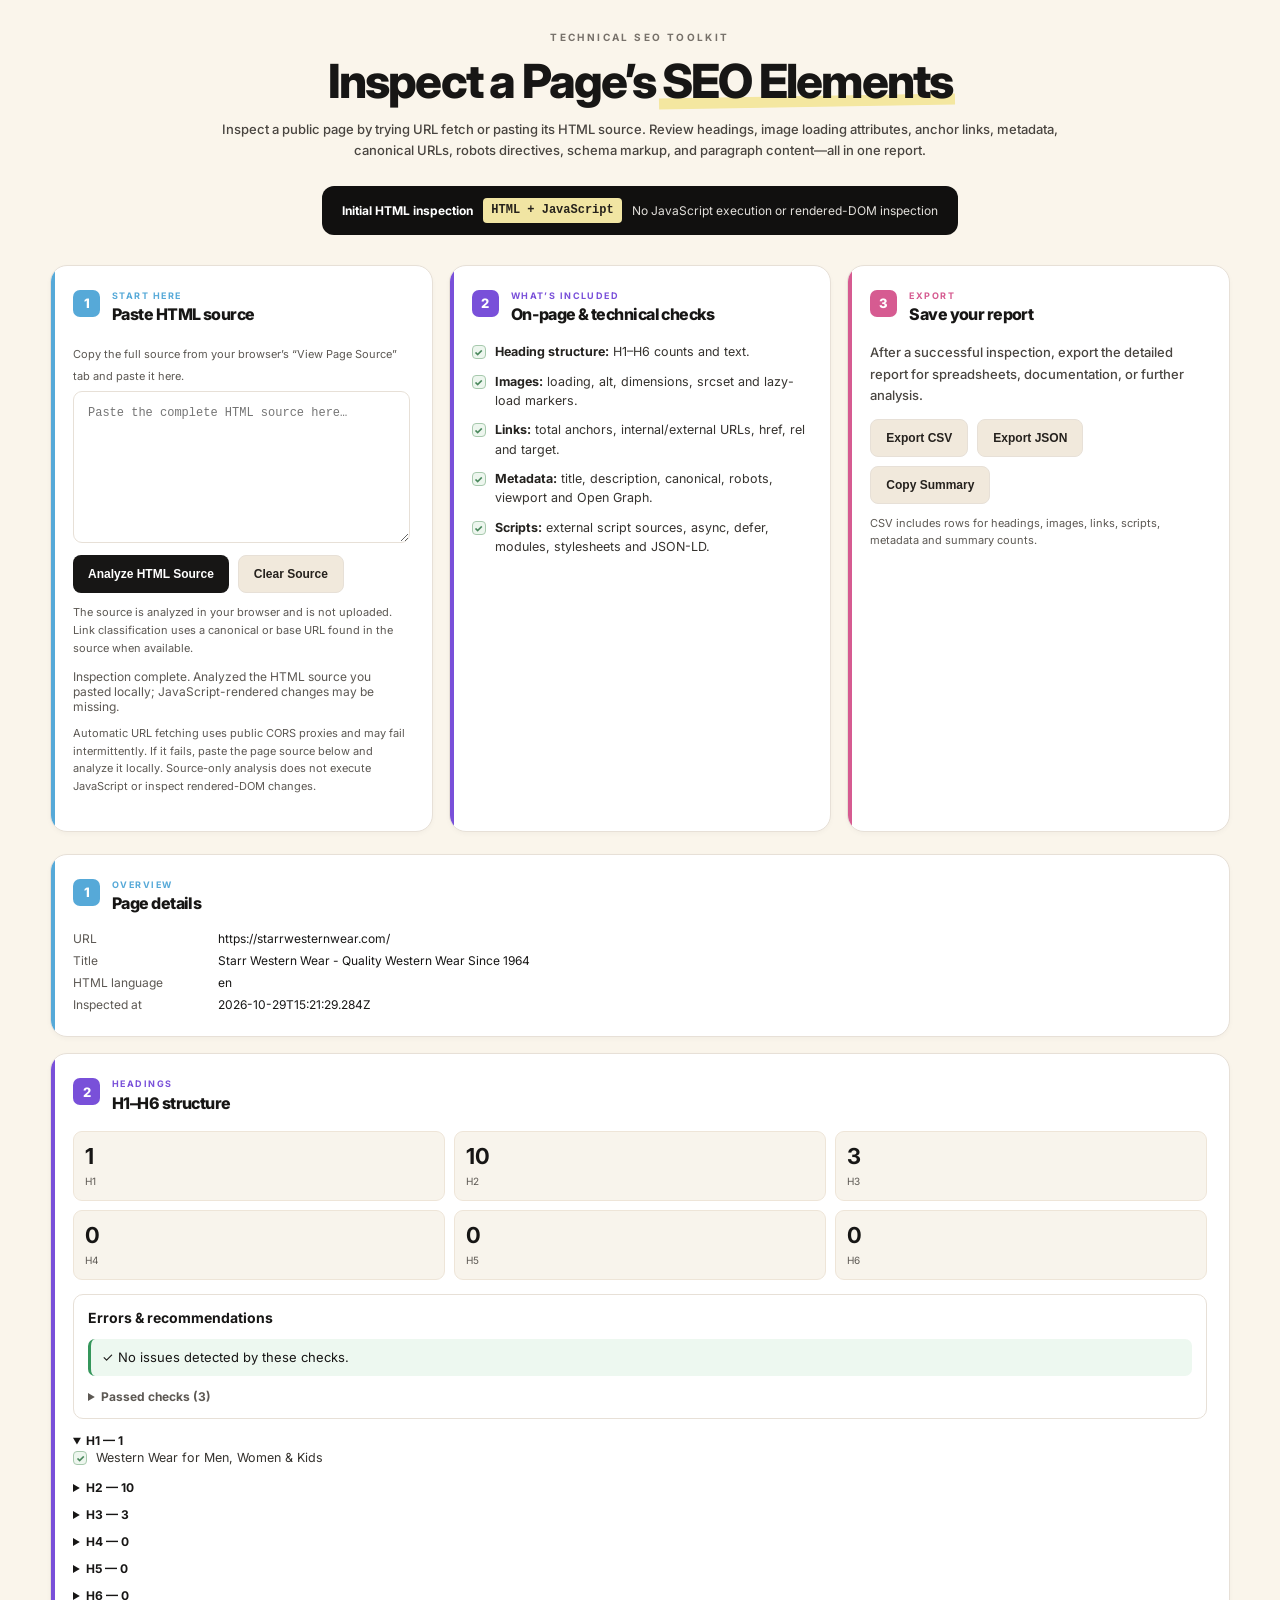
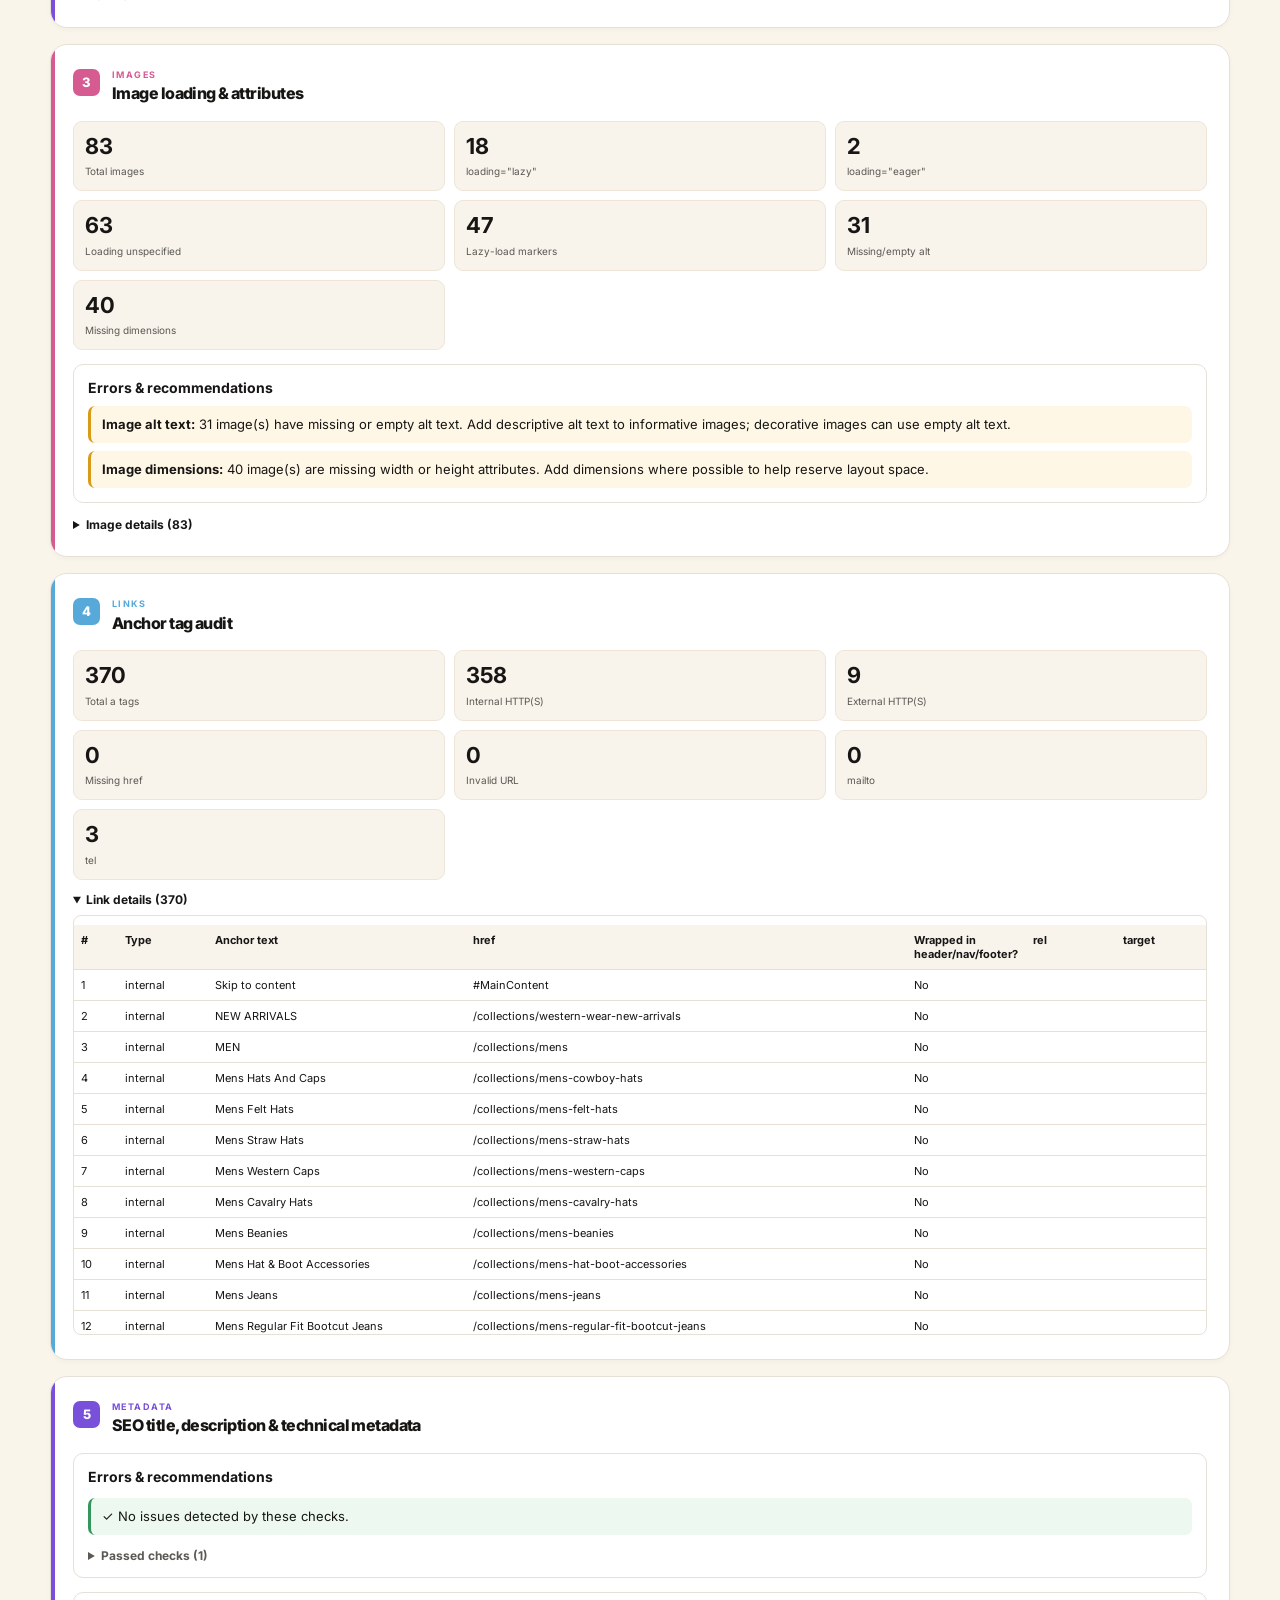
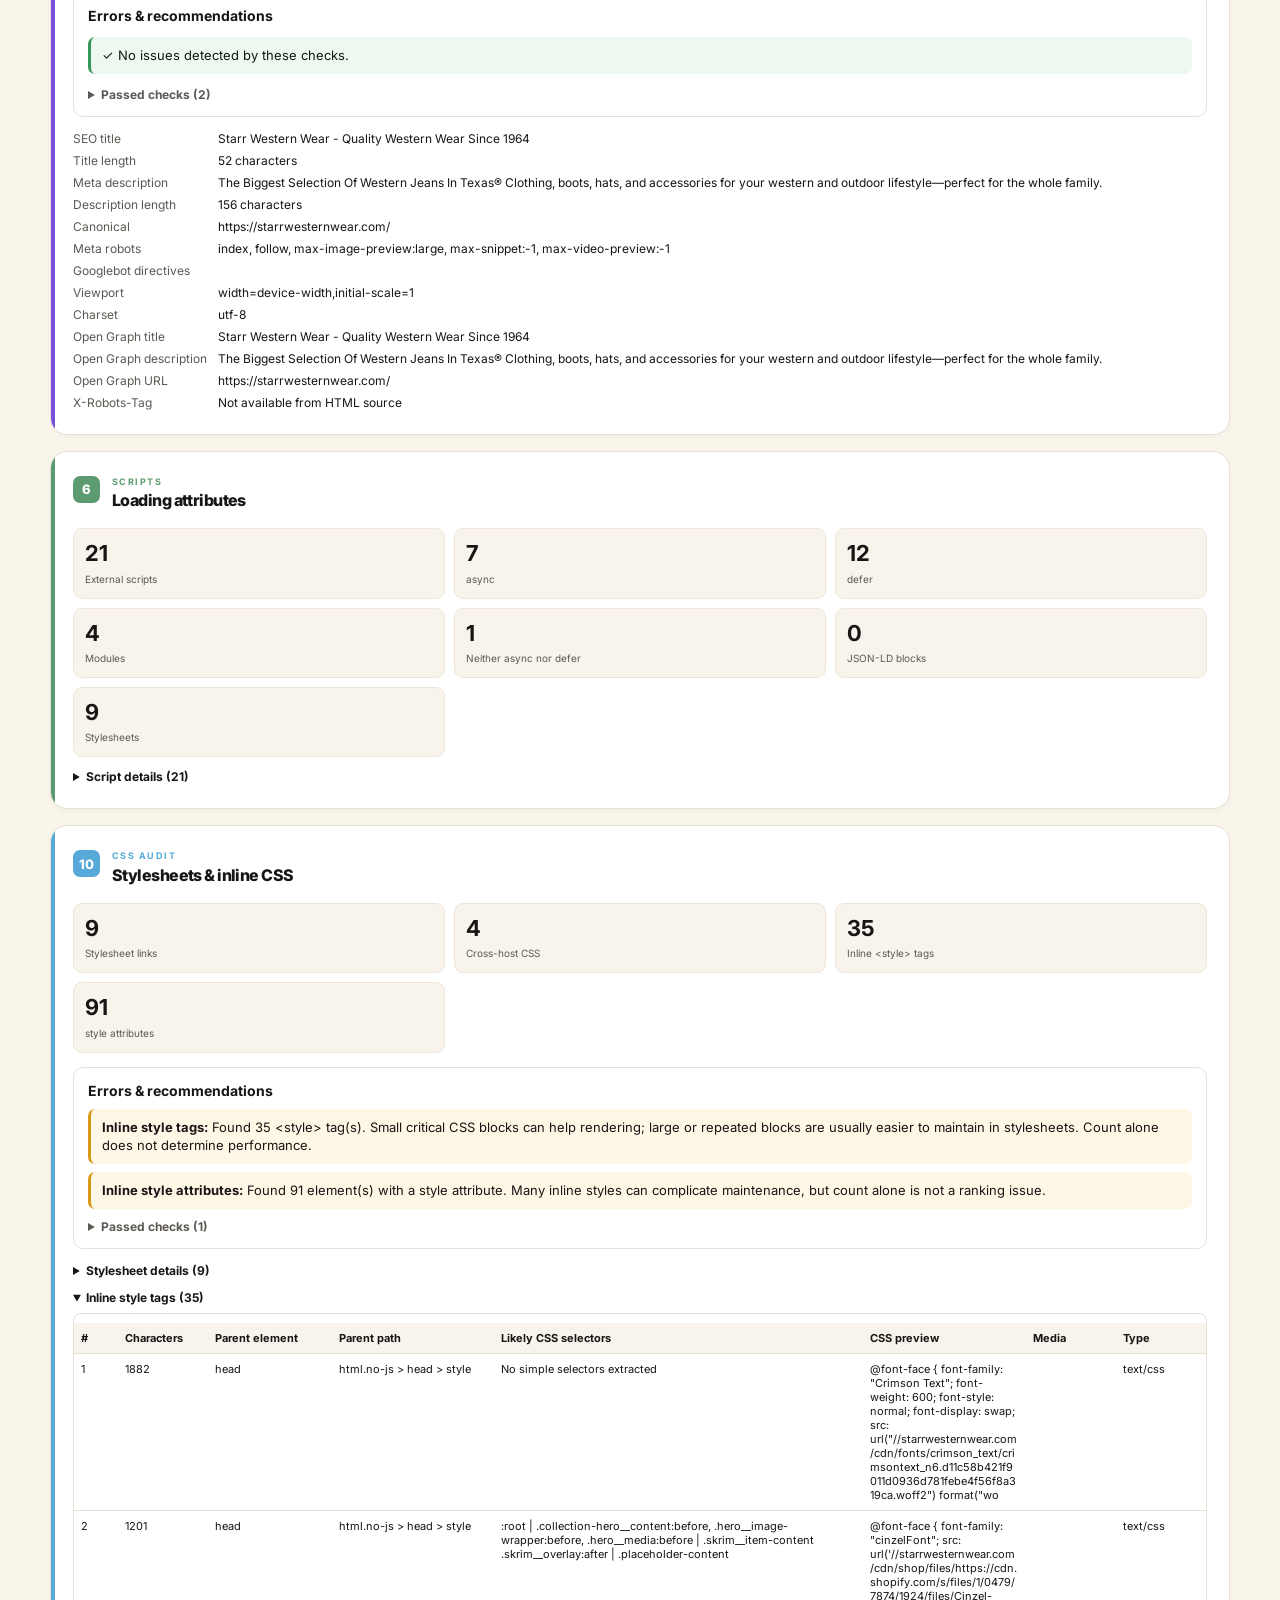
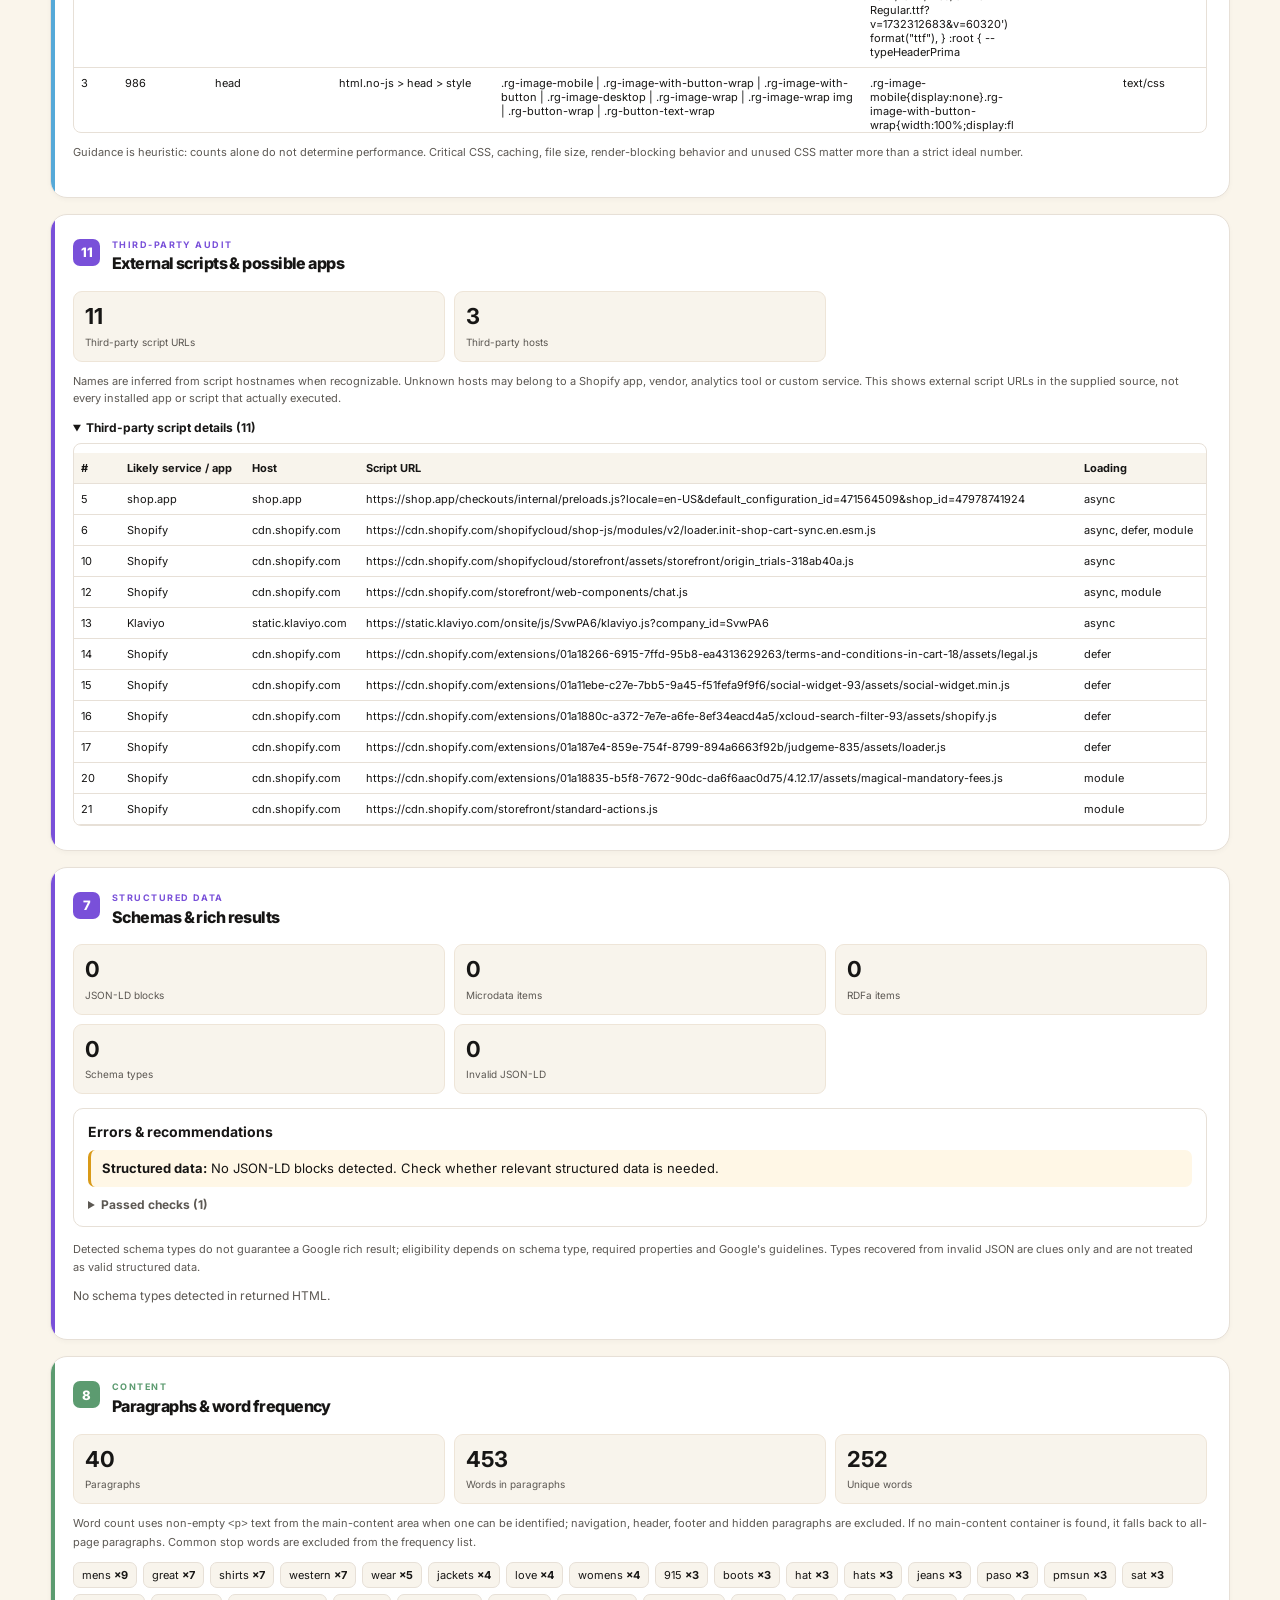
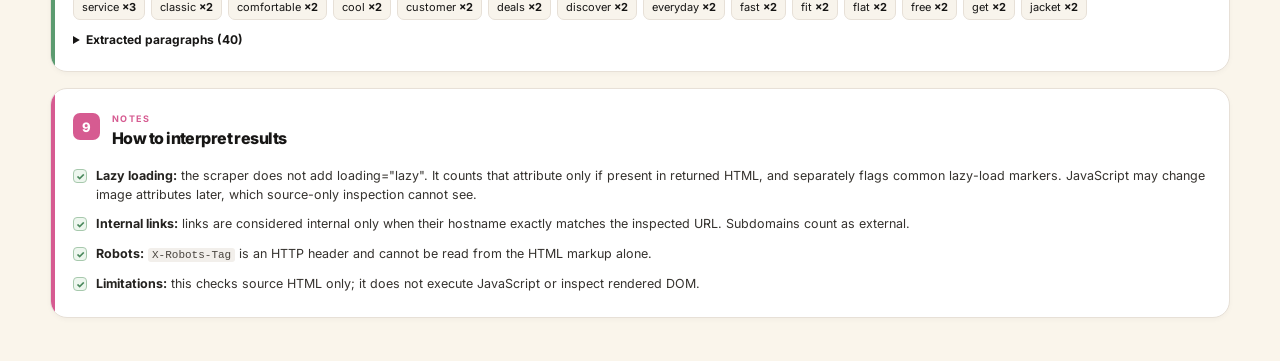
<file: seo-page-inspector.html>
<!DOCTYPE html>
<html>
  <head>
<meta charset="utf-8">
<meta name="viewport" content="width=device-width, initial-scale=1">
<link rel="preconnect" href="https://fonts.googleapis.com">
<link rel="preconnect" href="https://fonts.gstatic.com" crossorigin="">
<link href="https://fonts.googleapis.com/css2?family=Inter:wght@400;500;600;700;800&amp;display=swap" rel="stylesheet">
<title>SEO Page Inspector</title>
<link rel="icon" type="image/png" href="favicon.png">
<style>
/* User-provided SEO landing-page styles, adapted for the inspector UI */
:root{--page-bg:#faf5eb;--card-bg:#fff;--text:#171615;--muted:#5c5853;--blue:#56a9d8;--purple:#7950d9;--pink:#d65b91;--green:#5c9b70;--highlight:#f4e7a0;--border:#e7e0d7}
*{box-sizing:border-box}body{margin:0;background:var(--page-bg);color:var(--text);font-family:Inter,Arial,Helvetica,sans-serif;-webkit-font-smoothing:antialiased}a{color:inherit}
.seo-landing{width:100%;padding:30px 24px 44px}.seo-container{width:100%;max-width:1180px;margin:0 auto}
.eyebrow{margin:0 0 10px;color:#77716a;font-size:10px;font-weight:700;letter-spacing:2.4px;line-height:1.5;text-align:center;text-transform:uppercase}
.hero-title{margin:0;font-size:clamp(30px,4.2vw,47px);font-weight:800;letter-spacing:-1.8px;line-height:1.1;text-align:center}.hero-title .highlight{position:relative;display:inline;z-index:0;white-space:normal}.hero-title .highlight:after{position:absolute;z-index:-1;right:-3px;bottom:2px;left:-3px;height:11px;background:var(--highlight);content:"";transform:rotate(-1deg)}
.hero-description{max-width:850px;margin:12px auto 0;color:#494540;font-size:13px;font-weight:500;line-height:1.65;text-align:center}.hero-description strong{font-weight:800}
.announcement{display:flex;align-items:center;justify-content:center;flex-wrap:wrap;gap:10px;width:fit-content;max-width:100%;margin:24px auto 30px;padding:12px 20px;border-radius:12px;background:#11100f;color:#fff;font-size:12px;line-height:1.6;text-align:center}
.announcement code{padding:3px 8px;border-radius:4px;background:#f1e5a3;color:#26221b;font-family:"Courier New",monospace;font-size:12px;font-weight:700}.announcement-note{color:#e2dfdb}
.checklist-grid{display:grid;grid-template-columns:repeat(3,minmax(0,1fr));gap:16px;align-items:stretch}
.checklist-card{position:relative;min-width:0;padding:22px 20px 20px;overflow:hidden;border:1px solid var(--border);border-radius:17px;background:var(--card-bg);box-shadow:0 2px 5px rgb(45 35 20 / 3%)}
.checklist-card:before{position:absolute;top:0;bottom:0;left:0;width:4px;background:var(--accent);content:""}
.card-blue{--accent:var(--blue)}.card-purple{--accent:var(--purple)}.card-pink{--accent:var(--pink)}.card-green{--accent:var(--green)}
.card-header{display:flex;align-items:flex-start;gap:12px;margin-bottom:17px}.card-number{display:flex;flex:0 0 27px;align-items:center;justify-content:center;width:27px;height:27px;border-radius:7px;background:var(--accent);color:#fff;font-size:13px;font-weight:800}
.card-kicker{margin:0 0 3px;color:var(--accent);font-size:9px;font-weight:700;letter-spacing:.16em;line-height:1.3;text-transform:uppercase}.card-title{margin:0;font-size:16px;font-weight:800;letter-spacing:-.035em;line-height:1.3}
.checklist{display:flex;flex-direction:column;gap:10px;margin:0;padding:0;list-style:none;font-size:13px;line-height:1.65}.checklist li{display:grid;grid-template-columns:15px minmax(0,1fr);align-items:start;gap:8px;color:#35322e;font-size:12.5px;line-height:1.55}
.check-icon{display:flex;align-items:center;justify-content:center;width:14px;height:14px;margin-top:3px;border:1px solid #a7c9ad;border-radius:4px;background:#edf6ee;color:#49875b;font-size:10px;font-weight:800;line-height:1}
.checklist strong{color:#24221f;font-weight:700}.checklist code{padding:1px 4px;border-radius:3px;background:#f2efeb;color:#49443e;font-family:"Courier New",monospace;font-size:11px;overflow-wrap:anywhere}.checklist .subtext{color:#66615a}
input[type=url]{width:100%;min-width:0;padding:13px 14px;border:1px solid var(--border);border-radius:9px;background:#fff;color:var(--text);font:14px Arial,sans-serif}
.button-row{display:flex;flex-wrap:wrap;gap:9px;margin-top:12px}button{border:0;border-radius:8px;padding:11px 15px;background:#171615;color:white;font:700 12px Arial,sans-serif;cursor:pointer}button:hover{opacity:.88}button:disabled{opacity:.55;cursor:wait}.button-light{background:#f1e9dc;color:#25211d;border:1px solid var(--border)}
.status{min-height:22px;margin:12px 0 0;color:var(--muted);font-size:12px}.status.error{color:#a32929}
.loading-state{display:inline-flex;align-items:center;gap:3px}.loading-dots{display:inline-flex;gap:3px;margin-left:3px;vertical-align:middle}.loading-dots span{width:5px;height:5px;border-radius:50%;background:var(--purple);animation:dotPulse 1.1s infinite ease-in-out}.loading-dots span:nth-child(2){animation-delay:.15s}.loading-dots span:nth-child(3){animation-delay:.3s}@keyframes dotPulse{0%,60%,100%{opacity:.25;transform:translateY(0)}30%{opacity:1;transform:translateY(-3px)}}@media(prefers-reduced-motion:reduce){.loading-dots span{animation:none;opacity:.7}}.results{margin-top:22px;display:grid;grid-template-columns:minmax(0,1fr);gap:16px}.results .checklist-card{width:100%}.metric-grid{display:grid;grid-template-columns:repeat(3,minmax(0,1fr));gap:9px}.metric{padding:11px;border-radius:9px;background:#f8f4ec;border:1px solid #eee5d8;min-width:0}.metric strong{display:block;font-size:22px;line-height:1.2;overflow-wrap:anywhere}.metric span{font-size:10px;color:var(--muted)}
.kv{display:grid;grid-template-columns:135px minmax(0,1fr);gap:7px 10px;margin:0;font-size:12px}.kv dt{color:var(--muted)}.kv dd{margin:0;overflow-wrap:anywhere}.note{color:var(--muted);font-size:11px;line-height:1.6}
details{margin-top:12px}summary{cursor:pointer;font-size:12px;font-weight:700}.detail-table{width:100%;border-collapse:collapse;font-size:11px;margin-top:9px}.detail-table th,.detail-table td{padding:8px 7px;border-bottom:1px solid var(--border);text-align:left;vertical-align:top;overflow-wrap:anywhere}.detail-table th{background:#f8f4ec}.table-wrap{overflow:auto;max-height:420px;border:1px solid var(--border);border-radius:8px;margin-top:8px}.detail-table{min-width:720px;table-layout:auto}.detail-table th,.detail-table td{min-width:90px}.detail-table th:nth-child(1),.detail-table td:nth-child(1){min-width:44px}.detail-table td{white-space:normal;overflow-wrap:anywhere}.wide{grid-column:1/-1}.empty{color:var(--muted);font-size:12px}.word-cloud{display:flex;flex-wrap:wrap;gap:6px;margin:10px 0}.word-chip{display:inline-block;padding:5px 8px;border:1px solid var(--border);border-radius:7px;background:#f8f4ec;font-size:11px}.schema-block{margin:8px 0;padding:10px;border-radius:8px;background:#f8f4ec;overflow-wrap:anywhere}.schema-block pre{white-space:pre-wrap;overflow-wrap:anywhere;font-size:11px;max-height:320px;overflow:auto}
@media(min-width:1100px){.checklist-card{padding:24px 22px}.checklist li{font-size:12.5px}}
@media(max-width:850px){.seo-landing{padding:28px 20px 36px}.checklist-grid{grid-template-columns:repeat(2,minmax(0,1fr))}.card-pink{grid-column:1/-1}.hero-title{letter-spacing:-1px}}
@media(max-width:560px){.seo-landing{padding:24px 15px 30px}.eyebrow{font-size:9px;letter-spacing:1.8px}.hero-title{font-size:32px;letter-spacing:-1.1px;line-height:1.12}.hero-description{font-size:13px;line-height:1.7}.announcement{width:100%;margin:22px auto 24px;padding:13px 14px;gap:7px;font-size:11px}.checklist-grid{grid-template-columns:minmax(0,1fr);gap:14px}.card-pink{grid-column:auto}.checklist-card{padding:20px 18px}.card-title{font-size:16px}.checklist li{font-size:13px}.metric-grid{grid-template-columns:repeat(2,minmax(0,1fr))}.kv{grid-template-columns:1fr;gap:1px}.kv dd{margin-bottom:7px}}
@media(prefers-reduced-motion:reduce){*,*:before,*:after{scroll-behavior:auto!important;animation-duration:.01ms!important;transition-duration:.01ms!important}}
.diagnostic-panel{margin:14px 0;padding:14px;border:1px solid var(--border);border-radius:10px;background:#fff}.diagnostic-panel h3{font-size:14px;margin:0 0 10px}.diagnostic-list{list-style:none;padding:0;margin:0;display:grid;gap:8px}.diagnostic-list li{padding:9px 11px;border-radius:7px;font-size:13px;line-height:1.45}.diagnostic-error{background:#fff0ef;border-left:3px solid #d94b43}.diagnostic-warning{background:#fff7e6;border-left:3px solid #d99a18}.diagnostic-good{background:#edf8f0;border-left:3px solid #35965b;padding:9px 11px;border-radius:7px;font-size:13px;line-height:1.45}.diagnostic-panel details{margin-top:10px}.diagnostic-panel summary{cursor:pointer;font-size:12px;color:var(--muted)}</style>
</head>
<body>
<main class="seo-landing">
<div class="seo-container">
<header>
<p class="eyebrow">Technical SEO Toolkit</p>
<h1 class="hero-title">Inspect a Page’s <span class="highlight">SEO Elements</span></h1>
<p class="hero-description">Inspect a public page by trying URL fetch or pasting its HTML source. Review headings, image loading attributes, anchor links, metadata, canonical URLs, robots directives, schema markup, and paragraph content—all in one report.</p>
</header>
<div class="announcement"><strong>Initial HTML inspection</strong><code>HTML + JavaScript</code><span class="announcement-note">No JavaScript execution or rendered-DOM inspection</span></div>

<section class="checklist-grid" aria-label="SEO page inspector">
<article class="checklist-card card-blue">
<header class="card-header"><span class="card-number">1</span><div><p class="card-kicker">Start Here</p><h2 class="card-title">Paste HTML source</h2></div></header>
<form id="inspect-form">
<label class="note" for="source-html">Copy the full source from your browser’s “View Page Source” tab and paste it here.</label>
<textarea id="source-html" rows="7" placeholder="Paste the complete HTML source here…" style="display:block;width:100%;min-width:0;margin-top:6px;padding:12px 14px;border:1px solid var(--border);border-radius:9px;background:#fff;color:var(--text);font:12px/1.5 'Courier New',monospace;resize:vertical"></textarea>
<div class="button-row"><button id="analyze-source-button" type="button">Analyze HTML Source</button><button id="clear-source-button" class="button-light" type="button">Clear Source</button></div>
<p class="note">The source is analyzed in your browser and is not uploaded. Link classification uses a canonical or base URL found in the source when available.</p>
<p id="status" class="status" role="status" aria-live="polite">Inspection complete. Analyzed the HTML source you pasted locally; JavaScript-rendered changes may be missing.</p>
</form>
<p class="note">Automatic URL fetching uses public CORS proxies and may fail intermittently. If it fails, paste the page source below and analyze it locally. Source-only analysis does not execute JavaScript or inspect rendered-DOM changes.</p>
</article>

<article class="checklist-card card-purple">
<header class="card-header"><span class="card-number">2</span><div><p class="card-kicker">What’s Included</p><h2 class="card-title">On-page &amp; technical checks</h2></div></header>
<ul class="checklist">
<li><span class="check-icon" aria-hidden="true">✓</span><span><strong>Heading structure:</strong> H1–H6 counts and text.</span></li>
<li><span class="check-icon" aria-hidden="true">✓</span><span><strong>Images:</strong> loading, alt, dimensions, srcset and lazy-load markers.</span></li>
<li><span class="check-icon" aria-hidden="true">✓</span><span><strong>Links:</strong> total anchors, internal/external URLs, href, rel and target.</span></li>
<li><span class="check-icon" aria-hidden="true">✓</span><span><strong>Metadata:</strong> title, description, canonical, robots, viewport and Open Graph.</span></li>
<li><span class="check-icon" aria-hidden="true">✓</span><span><strong>Scripts:</strong> external script sources, async, defer, modules, stylesheets and JSON-LD.</span></li>
</ul>
</article>

<article class="checklist-card card-pink">
<header class="card-header"><span class="card-number">3</span><div><p class="card-kicker">Export</p><h2 class="card-title">Save your report</h2></div></header>
<p class="hero-description" style="text-align:left;margin:0;max-width:none">After a successful inspection, export the detailed report for spreadsheets, documentation, or further analysis.</p>
<div class="button-row"><button id="export-csv" class="button-light" type="button">Export CSV</button><button id="export-json" class="button-light" type="button">Export JSON</button><button id="copy-summary" class="button-light" type="button">Copy Summary</button></div>
<p class="note">CSV includes rows for headings, images, links, scripts, metadata and summary counts.</p>
</article>
</section>

<section id="results" class="results checklist-grid" aria-label="Inspection results"><article class="checklist-card card-blue "><header class="card-header"><span class="card-number">1</span><div><p class="card-kicker">Overview</p><h2 class="card-title">Page details</h2></div></header><dl class="kv"><dt>URL</dt><dd>https://starrwesternwear.com/</dd><dt>Title</dt><dd>Starr Western Wear - Quality Western Wear Since 1964</dd><dt>HTML language</dt><dd>en</dd><dt>Inspected at</dt><dd>2026-10-29T15:21:29.284Z</dd></dl></article><article class="checklist-card card-purple "><header class="card-header"><span class="card-number">2</span><div><p class="card-kicker">Headings</p><h2 class="card-title">H1–H6 structure</h2></div></header><div class="metric-grid"><div class="metric"><strong>1</strong><span>H1</span></div><div class="metric"><strong>10</strong><span>H2</span></div><div class="metric"><strong>3</strong><span>H3</span></div><div class="metric"><strong>0</strong><span>H4</span></div><div class="metric"><strong>0</strong><span>H5</span></div><div class="metric"><strong>0</strong><span>H6</span></div></div><div class="diagnostic-panel"><h3>Errors &amp; recommendations</h3><p class="diagnostic-good">✓ No issues detected by these checks.</p><details><summary>Passed checks (3)</summary><ul class="diagnostic-list"><li class="diagnostic-good"><strong>H1:</strong> Exactly one H1 heading found.</li><li class="diagnostic-good"><strong>H2:</strong> Found 10 H2 heading(s).</li><li class="diagnostic-good"><strong>H3:</strong> Found 3 H3 heading(s).</li></ul></details></div><details open=""><summary>H1 — 1</summary><ul class="checklist"><li><span class="check-icon" aria-hidden="true">✓</span><span>Western Wear for Men, Women &amp; Kids</span></li></ul></details><details><summary>H2 — 10</summary><ul class="checklist"><li><span class="check-icon" aria-hidden="true">✓</span><span>Tempco Western Style, Built for Every Day</span></li><li><span class="check-icon" aria-hidden="true">✓</span><span>Shop Popular Western Brands</span></li><li><span class="check-icon" aria-hidden="true">✓</span><span>Hottest Western Wear</span></li><li><span class="check-icon" aria-hidden="true">✓</span><span>Let customers speak for us</span></li><li><span class="check-icon" aria-hidden="true">✓</span><span>Sign up and save</span></li><li><span class="check-icon" aria-hidden="true">✓</span><span>Shipping</span></li><li><span class="check-icon" aria-hidden="true">✓</span><span>Menu</span></li><li><span class="check-icon" aria-hidden="true">✓</span><span>Locations</span></li><li><span class="check-icon" aria-hidden="true">✓</span><span>Sign up and save</span></li><li><span class="check-icon" aria-hidden="true">✓</span><span>Collections</span></li></ul></details><details><summary>H3 — 3</summary><ul class="checklist"><li><span class="check-icon" aria-hidden="true">✓</span><span>East El Paso</span></li><li><span class="check-icon" aria-hidden="true">✓</span><span>Downtown El Paso</span></li><li><span class="check-icon" aria-hidden="true">✓</span><span>West El Paso - Shoppes At Solana</span></li></ul></details><details><summary>H4 — 0</summary><p class="empty">No headings found.</p></details><details><summary>H5 — 0</summary><p class="empty">No headings found.</p></details><details><summary>H6 — 0</summary><p class="empty">No headings found.</p></details></article><article class="checklist-card card-pink "><header class="card-header"><span class="card-number">3</span><div><p class="card-kicker">Images</p><h2 class="card-title">Image loading &amp; attributes</h2></div></header><div class="metric-grid"><div class="metric"><strong>83</strong><span>Total images</span></div><div class="metric"><strong>18</strong><span>loading="lazy"</span></div><div class="metric"><strong>2</strong><span>loading="eager"</span></div><div class="metric"><strong>63</strong><span>Loading unspecified</span></div><div class="metric"><strong>47</strong><span>Lazy-load markers</span></div><div class="metric"><strong>31</strong><span>Missing/empty alt</span></div><div class="metric"><strong>40</strong><span>Missing dimensions</span></div></div><div class="diagnostic-panel"><h3>Errors &amp; recommendations</h3><ul class="diagnostic-list"><li class="diagnostic-warning"><strong>Image alt text:</strong> 31 image(s) have missing or empty alt text. Add descriptive alt text to informative images; decorative images can use empty alt text.</li><li class="diagnostic-warning"><strong>Image dimensions:</strong> 40 image(s) are missing width or height attributes. Add dimensions where possible to help reserve layout space.</li></ul></div><details><summary>Image details (83)</summary><div class="table-wrap"><table class="detail-table"><thead><tr><th>#</th><th>Alt</th><th>Loading</th><th>Width</th><th>Height</th><th>Source</th><th>srcset</th><th>Lazy marker</th></tr></thead><tbody><tr><td>1</td><td></td><td>not specified</td><td>—</td><td>—</td><td>https://starrwesternwear.com/cdn/shop/files/jackets-mega-menu-image-men_%7Bwidth%7Dx.webp?v=1791993013</td><td>No</td><td>Yes</td></tr><tr><td>2</td><td></td><td>not specified</td><td>—</td><td>—</td><td>https://starrwesternwear.com/cdn/shop/files/hats-mega-menu-image-men_%7Bwidth%7Dx.webp?v=1791993872</td><td>No</td><td>Yes</td></tr><tr><td>3</td><td>woman wearing a tempco jacket</td><td>not specified</td><td>—</td><td>—</td><td>https://starrwesternwear.com/cdn/shop/files/tempco-jackets-womens-tiles-2026_%7Bwidth%7Dx.webp?v=1790029586</td><td>No</td><td>Yes</td></tr><tr><td>4</td><td></td><td>not specified</td><td>—</td><td>—</td><td>https://starrwesternwear.com/cdn/shop/files/jeans-mega-menu-image-women_%7Bwidth%7Dx.webp?v=1791994282</td><td>No</td><td>Yes</td></tr><tr><td>5</td><td>A smiling boy wearing a royal blue Ariat long-sleeve button-up shirt with 'ARIAT' printed in white on the left sleeve, paired with blue jeans, against a plain white background.</td><td>not specified</td><td>—</td><td>—</td><td>https://starrwesternwear.com/cdn/shop/files/Shop-our-Ariat-collection-for-kids_%7Bwidth%7Dx.webp?v=1789575496</td><td>No</td><td>Yes</td></tr><tr><td>6</td><td>girl wearing tempco jacket</td><td>not specified</td><td>—</td><td>—</td><td>https://starrwesternwear.com/cdn/shop/files/kids-tile-tempco_%7Bwidth%7Dx.webp?v=1790110942</td><td>No</td><td>Yes</td></tr><tr><td>7</td><td></td><td>not specified</td><td>—</td><td>—</td><td>https://starrwesternwear.com/cdn/shop/files/Ariat-mega-menu-image-brands_%7Bwidth%7Dx.webp?v=1791991598</td><td>No</td><td>Yes</td></tr><tr><td>8</td><td></td><td>not specified</td><td>—</td><td>—</td><td>https://starrwesternwear.com/cdn/shop/files/tempco-mega-menu-image-brands_%7Bwidth%7Dx.webp?v=1791991768</td><td>No</td><td>Yes</td></tr><tr><td>9</td><td>Starr Logo</td><td>not specified</td><td>127</td><td>64</td><td>https://starrwesternwear.com/cdn/shop/files/starr-logo-narrow-red-black-2025_140x.png?v=1755629161</td><td>Yes</td><td>No</td></tr><tr><td>10</td><td>Starr Logo</td><td>not specified</td><td>127</td><td>64</td><td>https://starrwesternwear.com/cdn/shop/files/starr-logo-narrow-red-black-2025_140x.png?v=1755629161</td><td>Yes</td><td>No</td></tr><tr><td>11</td><td>Starr Logo</td><td>not specified</td><td>127</td><td>64</td><td>https://starrwesternwear.com/cdn/shop/files/starr-logo-narrow-red-black-2025_140x.png?v=1755629161</td><td>Yes</td><td>No</td></tr><tr><td>12</td><td>Starr Logo</td><td>not specified</td><td>127</td><td>64</td><td>https://starrwesternwear.com/cdn/shop/files/starr-logo-narrow-red-black-2025_140x.png?v=1755629161</td><td>Yes</td><td>No</td></tr><tr><td>13</td><td></td><td>not specified</td><td>—</td><td>—</td><td>https://starrwesternwear.com/cdn/shop/files/jackets-mega-menu-image-men_%7Bwidth%7Dx.webp?v=1791993013</td><td>No</td><td>Yes</td></tr><tr><td>14</td><td></td><td>not specified</td><td>—</td><td>—</td><td>https://starrwesternwear.com/cdn/shop/files/hats-mega-menu-image-men_%7Bwidth%7Dx.webp?v=1791993872</td><td>No</td><td>Yes</td></tr><tr><td>15</td><td>woman wearing a tempco jacket</td><td>not specified</td><td>—</td><td>—</td><td>https://starrwesternwear.com/cdn/shop/files/tempco-jackets-womens-tiles-2026_%7Bwidth%7Dx.webp?v=1790029586</td><td>No</td><td>Yes</td></tr><tr><td>16</td><td></td><td>not specified</td><td>—</td><td>—</td><td>https://starrwesternwear.com/cdn/shop/files/jeans-mega-menu-image-women_%7Bwidth%7Dx.webp?v=1791994282</td><td>No</td><td>Yes</td></tr><tr><td>17</td><td>A smiling boy wearing a royal blue Ariat long-sleeve button-up shirt with 'ARIAT' printed in white on the left sleeve, paired with blue jeans, against a plain white background.</td><td>not specified</td><td>—</td><td>—</td><td>https://starrwesternwear.com/cdn/shop/files/Shop-our-Ariat-collection-for-kids_%7Bwidth%7Dx.webp?v=1789575496</td><td>No</td><td>Yes</td></tr><tr><td>18</td><td>girl wearing tempco jacket</td><td>not specified</td><td>—</td><td>—</td><td>https://starrwesternwear.com/cdn/shop/files/kids-tile-tempco_%7Bwidth%7Dx.webp?v=1790110942</td><td>No</td><td>Yes</td></tr><tr><td>19</td><td></td><td>not specified</td><td>—</td><td>—</td><td>https://starrwesternwear.com/cdn/shop/files/Ariat-mega-menu-image-brands_%7Bwidth%7Dx.webp?v=1791991598</td><td>No</td><td>Yes</td></tr><tr><td>20</td><td></td><td>not specified</td><td>—</td><td>—</td><td>https://starrwesternwear.com/cdn/shop/files/tempco-mega-menu-image-brands_%7Bwidth%7Dx.webp?v=1791991768</td><td>No</td><td>Yes</td></tr><tr><td>21</td><td>Tempco fall collection banner featuring Western jackets, cowboy hats, and ranch-inspired styles with the text "Get Ready for Fall" and "Shop New Arrivals.</td><td>eager</td><td>1600</td><td>600</td><td>https://starrwesternwear.com/cdn/shop/files/tempco-get-ready-for-fall-october-2026-desktop-logo.webp?v=1791576893&amp;width=1600</td><td>Yes</td><td>No</td></tr><tr><td>22</td><td>Tempco fall collection banner featuring Western jackets, cowboy hats, and ranch-inspired styles with the text "Get Ready for Fall" and "Shop New Arrivals.</td><td>eager</td><td>1600</td><td>1669</td><td>https://starrwesternwear.com/cdn/shop/files/tempco-get-ready-for-fall-october-2026-mobile-logo.webp?v=1791576893&amp;width=1600</td><td>Yes</td><td>No</td></tr><tr><td>23</td><td>(missing alt)</td><td>not specified</td><td>—</td><td>—</td><td>https://starrwesternwear.com/cdn/shop/files/preview_images/7901ef08888a47adbde7cf5242afcb63.thumbnail.0000000000_1200x.jpg?v=1791900861</td><td>No</td><td>No</td></tr><tr><td>24</td><td>Ariat</td><td>lazy</td><td>600</td><td>600</td><td>https://starrwesternwear.com/cdn/shop/files/ariat-logo-homepage-optimized.png?v=1744216409&amp;width=600</td><td>Yes</td><td>No</td></tr><tr><td>25</td><td>Wrangler</td><td>lazy</td><td>600</td><td>600</td><td>https://starrwesternwear.com/cdn/shop/files/wrangler-logo-optimized.png?v=1744216073&amp;width=600</td><td>Yes</td><td>No</td></tr><tr><td>26</td><td>Levi's</td><td>lazy</td><td>600</td><td>600</td><td>https://starrwesternwear.com/cdn/shop/files/levis-logo-optimized.png?v=1744216329&amp;width=600</td><td>Yes</td><td>No</td></tr><tr><td>27</td><td>Carhartt</td><td>lazy</td><td>600</td><td>600</td><td>https://starrwesternwear.com/cdn/shop/files/carhartt-logo-optimized.png?v=1744226000&amp;width=600</td><td>Yes</td><td>No</td></tr><tr><td>28</td><td>Stetson</td><td>lazy</td><td>600</td><td>600</td><td>https://starrwesternwear.com/cdn/shop/files/stetson-logo-optimized.png?v=1744148336&amp;width=600</td><td>Yes</td><td>No</td></tr><tr><td>29</td><td>Larry Mahan</td><td>lazy</td><td>600</td><td>600</td><td>https://starrwesternwear.com/cdn/shop/files/larry-mahan-logo-optimized.png?v=1744148445&amp;width=600</td><td>Yes</td><td>No</td></tr><tr><td>30</td><td></td><td>not specified</td><td>230</td><td>230</td><td>https://starrwesternwear.com/cdn/shop/files/Tempco-Womens-Nicole-Fleece-Jacket-TL5004__S_8-featured_%7Bwidth%7Dx.jpg?v=1792166944</td><td>No</td><td>Yes</td></tr><tr><td>31</td><td></td><td>not specified</td><td>—</td><td>—</td><td>https://starrwesternwear.com/cdn/shop/files/Tempco-Womens-Nicole-Fleece-Jacket-TL5004__S_8-featured_400x.jpg?v=1792166944</td><td>No</td><td>No</td></tr><tr><td>32</td><td></td><td>not specified</td><td>230</td><td>230</td><td>https://starrwesternwear.com/cdn/shop/files/Tempco-Womens-Nicole-Fleece-Jacket-TL5004__S_1_%7Bwidth%7Dx.jpg?v=1791407320</td><td>No</td><td>Yes</td></tr><tr><td>33</td><td></td><td>not specified</td><td>230</td><td>230</td><td>https://starrwesternwear.com/cdn/shop/files/Tempco-Mens-Workhorse-Short-Sleeve-Work-T-Shirt-TT2001-black-main-cover_%7Bwidth%7Dx.jpg?v=1787335059</td><td>No</td><td>Yes</td></tr><tr><td>34</td><td>Tempco Mens Workhorse Long Sleeve Work T-Shirt</td><td>not specified</td><td>—</td><td>—</td><td>https://starrwesternwear.com/cdn/shop/files/Tempco-Mens-Workhorse-Short-Sleeve-Work-T-Shirt-TT2001-black-main-cover_400x.jpg?v=1787335059</td><td>No</td><td>No</td></tr><tr><td>35</td><td></td><td>not specified</td><td>230</td><td>230</td><td>https://starrwesternwear.com/cdn/shop/files/Tempco-Mens-Workhorse-Long-Sleeve-Work-T-Shirt-TT2001__S_1_%7Bwidth%7Dx.jpg?v=1787332537</td><td>No</td><td>Yes</td></tr><tr><td>36</td><td></td><td>not specified</td><td>230</td><td>230</td><td>https://starrwesternwear.com/cdn/shop/files/Larry-Mahan-Mens-100X-Straw-Hat-MS4665RM100X-S80651__S_1_%7Bwidth%7Dx.jpg?v=1771002623</td><td>No</td><td>Yes</td></tr><tr><td>37</td><td>Larry Mahan Mens 100X Straw Hat - MS4665RM100X-S80651</td><td>not specified</td><td>—</td><td>—</td><td>https://starrwesternwear.com/cdn/shop/files/Larry-Mahan-Mens-100X-Straw-Hat-MS4665RM100X-S80651__S_1_400x.jpg?v=1771002623</td><td>No</td><td>No</td></tr><tr><td>38</td><td></td><td>not specified</td><td>230</td><td>230</td><td>https://starrwesternwear.com/cdn/shop/files/Larry-Mahan-Mens-100X-Straw-Hat-MS4665RM100X-S80651__S_2_%7Bwidth%7Dx.jpg?v=1771002624</td><td>No</td><td>Yes</td></tr><tr><td>39</td><td></td><td>not specified</td><td>230</td><td>230</td><td>https://starrwesternwear.com/cdn/shop/files/Tempco-Mens-Monterey-Quilted-Jacket-TM1136__S_1_%7Bwidth%7Dx.jpg?v=1789748146</td><td>No</td><td>Yes</td></tr><tr><td>40</td><td>Tempco Mens Monterey Quilted Jacket - TM1136</td><td>not specified</td><td>—</td><td>—</td><td>https://starrwesternwear.com/cdn/shop/files/Tempco-Mens-Monterey-Quilted-Jacket-TM1136__S_1_400x.jpg?v=1789748146</td><td>No</td><td>No</td></tr><tr><td>41</td><td></td><td>not specified</td><td>230</td><td>230</td><td>https://starrwesternwear.com/cdn/shop/files/Tempco-Mens-Monterey-Quilted-Jacket-TM1136__S_2_%7Bwidth%7Dx.jpg?v=1789748147</td><td>No</td><td>Yes</td></tr><tr><td>42</td><td></td><td>not specified</td><td>230</td><td>230</td><td>https://starrwesternwear.com/cdn/shop/files/Ariat-Mens-FlexFit-Shield-Logo-Cap-1512401__S_1_%7Bwidth%7Dx.jpg?v=1776097200</td><td>No</td><td>Yes</td></tr><tr><td>43</td><td>Ariat Mens FlexFit Shield Logo Cap - 1512401</td><td>not specified</td><td>—</td><td>—</td><td>https://starrwesternwear.com/cdn/shop/files/Ariat-Mens-FlexFit-Shield-Logo-Cap-1512401__S_1_400x.jpg?v=1776097200</td><td>No</td><td>No</td></tr><tr><td>44</td><td></td><td>not specified</td><td>230</td><td>230</td><td>https://starrwesternwear.com/cdn/shop/files/Ariat-Mens-Everything-Classic-Fit-Shirt-White-10072739__S_1_%7Bwidth%7Dx.jpg?v=1781795962</td><td>No</td><td>Yes</td></tr><tr><td>45</td><td>Ariat Mens Everything Classic Fit Shirt White - 10072739</td><td>not specified</td><td>—</td><td>—</td><td>https://starrwesternwear.com/cdn/shop/files/Ariat-Mens-Everything-Classic-Fit-Shirt-White-10072739__S_1_400x.jpg?v=1781795962</td><td>No</td><td>No</td></tr><tr><td>46</td><td></td><td>not specified</td><td>230</td><td>230</td><td>https://starrwesternwear.com/cdn/shop/files/Ariat-Mens-Everything-Classic-Fit-Shirt-White-10072739__S_2_%7Bwidth%7Dx.jpg?v=1781795963</td><td>No</td><td>Yes</td></tr><tr><td>47</td><td></td><td>not specified</td><td>230</td><td>230</td><td>https://starrwesternwear.com/cdn/shop/files/Old-West-Mens-Boots-SRM4010-BLK__S_2_%7Bwidth%7Dx.webp?v=1792690536</td><td>No</td><td>Yes</td></tr><tr><td>48</td><td></td><td>not specified</td><td>—</td><td>—</td><td>https://starrwesternwear.com/cdn/shop/files/Old-West-Mens-Boots-SRM4010-BLK__S_2_400x.webp?v=1792690536</td><td>No</td><td>No</td></tr><tr><td>49</td><td></td><td>not specified</td><td>230</td><td>230</td><td>https://starrwesternwear.com/cdn/shop/files/Old-West-Mens-Boots-SRM4010-BLK__S_1_%7Bwidth%7Dx.jpg?v=1771003398</td><td>No</td><td>Yes</td></tr><tr><td>50</td><td></td><td>not specified</td><td>230</td><td>230</td><td>https://starrwesternwear.com/cdn/shop/files/Carhartt-Boys-Canvas-Lined-Vest-CR8110-D15__S_1_%7Bwidth%7Dx.jpg?v=1767989933</td><td>No</td><td>Yes</td></tr><tr><td>51</td><td>Carhartt Boys Canvas Lined Vest - CR8110-D15</td><td>not specified</td><td>—</td><td>—</td><td>https://starrwesternwear.com/cdn/shop/files/Carhartt-Boys-Canvas-Lined-Vest-CR8110-D15__S_1_400x.jpg?v=1767989933</td><td>No</td><td>No</td></tr><tr><td>52</td><td></td><td>not specified</td><td>230</td><td>230</td><td>https://starrwesternwear.com/cdn/shop/files/Carhartt-Boys-Canvas-Lined-Vest-CR8110-D15__S_2_%7Bwidth%7Dx.jpg?v=1767989934</td><td>No</td><td>Yes</td></tr><tr><td>53</td><td></td><td>not specified</td><td>230</td><td>230</td><td>https://starrwesternwear.com/cdn/shop/files/Tempco-Mens-Sherpa-Suede-Trucker-Jacket-TM6001__S_1_%7Bwidth%7Dx.jpg?v=1789589766</td><td>No</td><td>Yes</td></tr><tr><td>54</td><td>Tempco Mens Sherpa Suede Trucker Jacket - TM6001</td><td>not specified</td><td>—</td><td>—</td><td>https://starrwesternwear.com/cdn/shop/files/Tempco-Mens-Sherpa-Suede-Trucker-Jacket-TM6001__S_1_400x.jpg?v=1789589766</td><td>No</td><td>No</td></tr><tr><td>55</td><td></td><td>not specified</td><td>230</td><td>230</td><td>https://starrwesternwear.com/cdn/shop/files/Tempco-Mens-Sherpa-Suede-Trucker-Jacket-TM6001__S_2_%7Bwidth%7Dx.jpg?v=1789589767</td><td>No</td><td>Yes</td></tr><tr><td>56</td><td></td><td>not specified</td><td>230</td><td>230</td><td>https://starrwesternwear.com/cdn/shop/files/Wrangler-Girls-Sherpa-Lined-Trucker-Jacket-Pink-112382706__S_1_%7Bwidth%7Dx.jpg?v=1790205339</td><td>No</td><td>Yes</td></tr><tr><td>57</td><td>Wrangler Girls Sherpa Lined Trucker Jacket Pink - 112382706</td><td>not specified</td><td>—</td><td>—</td><td>https://starrwesternwear.com/cdn/shop/files/Wrangler-Girls-Sherpa-Lined-Trucker-Jacket-Pink-112382706__S_1_400x.jpg?v=1790205339</td><td>No</td><td>No</td></tr><tr><td>58</td><td>Mens Jeans</td><td>lazy</td><td>700</td><td>700</td><td>https://starrwesternwear.com/cdn/shop/files/mens-jeans-shop-now.jpg?v=1768240593&amp;width=700</td><td>Yes</td><td>No</td></tr><tr><td>59</td><td>Mens Hats &amp; Caps</td><td>lazy</td><td>700</td><td>700</td><td>https://starrwesternwear.com/cdn/shop/files/mens-hats-shop-now.jpg?v=1768241417&amp;width=700</td><td>Yes</td><td>No</td></tr><tr><td>60</td><td>Mens Shirts</td><td>lazy</td><td>700</td><td>700</td><td>https://starrwesternwear.com/cdn/shop/files/mens-western-shirts-shop-now.jpg?v=1768241808&amp;width=700</td><td>Yes</td><td>No</td></tr><tr><td>61</td><td>Mens Boots</td><td>lazy</td><td>700</td><td>700</td><td>https://starrwesternwear.com/cdn/shop/files/mens-boots-collection-shop-now.jpg?v=1744149948&amp;width=700</td><td>Yes</td><td>No</td></tr><tr><td>62</td><td>Mens FR &amp; Workwear</td><td>lazy</td><td>700</td><td>700</td><td>https://starrwesternwear.com/cdn/shop/files/fr-collection-shop-now.jpg?v=1768241225&amp;width=700</td><td>Yes</td><td>No</td></tr><tr><td>63</td><td>Mens Jackets</td><td>lazy</td><td>700</td><td>700</td><td>https://starrwesternwear.com/cdn/shop/files/marlboro-jacket-tile.webp?v=1789493529&amp;width=700</td><td>Yes</td><td>No</td></tr><tr><td>64</td><td>Womens Tops</td><td>lazy</td><td>700</td><td>700</td><td>https://starrwesternwear.com/cdn/shop/files/womens-tops-shop-now.jpg?v=1768242210&amp;width=700</td><td>Yes</td><td>No</td></tr><tr><td>65</td><td>Womens Jeans</td><td>lazy</td><td>700</td><td>700</td><td>https://starrwesternwear.com/cdn/shop/files/womens-jeans-shop-now.jpg?v=1768242333&amp;width=700</td><td>Yes</td><td>No</td></tr><tr><td>66</td><td>Womens Boots</td><td>lazy</td><td>700</td><td>700</td><td>https://starrwesternwear.com/cdn/shop/files/womens-boots-shop-now.jpg?v=1768240826&amp;width=700</td><td>Yes</td><td>No</td></tr><tr><td>67</td><td>Mens Western Belts</td><td>lazy</td><td>700</td><td>700</td><td>https://starrwesternwear.com/cdn/shop/files/mens-western-belts-shop-now.jpg?v=1768242071&amp;width=700</td><td>Yes</td><td>No</td></tr><tr><td>68</td><td>Womens Jackets</td><td>lazy</td><td>700</td><td>700</td><td>https://starrwesternwear.com/cdn/shop/files/womens-jackets-tile-tempco-olivia-jacket.webp?v=1791989308&amp;width=700</td><td>Yes</td><td>No</td></tr><tr><td>69</td><td>Kids</td><td>lazy</td><td>700</td><td>700</td><td>https://starrwesternwear.com/cdn/shop/files/kids-homepage-tile.jpg?v=1768241064&amp;width=700</td><td>Yes</td><td>No</td></tr><tr><td>70</td><td>Stetson Mens 6X Premio Felt Hat - Black - SFPREM01-07</td><td>not specified</td><td>—</td><td>—</td><td>https://cdn.shopify.com/s/files/1/0479/7874/1924/files/Stetson-Mens-6X-Premio-Felt-Hat-Black-SFPREM01-07__S_1_70x70.jpg?v=1763694230</td><td>No</td><td>Yes</td></tr><tr><td>71</td><td>Starr Mens Printed Square Snap Long Sleeve Shirt Yellow/Green Geo - SWPTSLS-401</td><td>not specified</td><td>—</td><td>—</td><td>https://cdn.shopify.com/s/files/1/0479/7874/1924/files/Starr-Mens-Printed-Square-Snap-Long-Sleeve-Shirt-Yellow-Green-Geo-SWPTSLS-401-ai_70x70.jpg?v=1773691077</td><td>No</td><td>Yes</td></tr><tr><td>72</td><td>Charlie 1 Horse Womens Highway Mushroom Felt Hat Beige/Mushroom - CWHIWA40-MU</td><td>not specified</td><td>—</td><td>—</td><td>https://cdn.shopify.com/s/files/1/0479/7874/1924/files/Charlie-1-Horse-Womens-Highway-Mushroom-Felt-Hat-CWHIWA40-MU__S_1_70x70.jpg?v=1789146934</td><td>No</td><td>Yes</td></tr><tr><td>73</td><td>Sugar &amp; Lace Womens Puffer Aztec Bootstitch Vest Burgundy - SLJO235-BUR</td><td>not specified</td><td>—</td><td>—</td><td>https://cdn.shopify.com/s/files/1/0479/7874/1924/files/Sugar-Lace-Womens-Puffer-Aztec-Bootstitch-Vest-Burgundy-SLJO235-BUR__S_1_70x70.jpg?v=1766780307</td><td>No</td><td>Yes</td></tr><tr><td>74</td><td>Levi's Mens Corduroy Sherpa Jacket Tan - LM5RC062-TAN</td><td>not specified</td><td>—</td><td>—</td><td>https://cdn.shopify.com/s/files/1/0479/7874/1924/files/Levi-s-Mens-Corduroy-Sherpa-Jacket-Tan-LM5RC062-TAN__S_1_70x70.jpg?v=1786554922</td><td>No</td><td>Yes</td></tr><tr><td>75</td><td>Ariat Mens Parry Classic Fit Shirt Purplavy Paisley Print - 10079288</td><td>not specified</td><td>—</td><td>—</td><td>https://cdn.shopify.com/s/files/1/0479/7874/1924/files/Ariat-Mens-Parry-Classic-Fit-Shirt-Purplavy-Paisley-Print-10079288__S_1_70x70.jpg?v=1786652135</td><td>No</td><td>Yes</td></tr><tr><td>76</td><td>Wrangler Boys Blanket Denim Jacket - 84265RT</td><td>not specified</td><td>—</td><td>—</td><td>https://cdn.shopify.com/s/files/1/0479/7874/1924/files/Wrangler-Boys-Blanket-Denim-Jacket-84265RT__S_1_70x70.jpg?v=1776467946</td><td>No</td><td>Yes</td></tr><tr><td>77</td><td>Justin Mens 3X Dixon Felt Hat Black - JF0330DIXON-BLK</td><td>not specified</td><td>—</td><td>—</td><td>https://cdn.shopify.com/s/files/1/0479/7874/1924/files/Justin-3X-Dixon-Felt-Hat-Black-JF0330DIXON-BLK__S_1_70x70.jpg?v=1771002221</td><td>No</td><td>Yes</td></tr><tr><td>78</td><td>Nocona Mens Western Buckle - 37981</td><td>not specified</td><td>—</td><td>—</td><td>https://cdn.shopify.com/s/files/1/0479/7874/1924/files/Nocona-Mens-Western-Buckle-37981__S_1_3348da41-bec8-447d-a443-220208eb6080_70x70.jpg?v=1763685086</td><td>No</td><td>Yes</td></tr><tr><td>79</td><td>Wrangler Mens Authentic Cowboy Cut Work Shirt - 70127MW</td><td>not specified</td><td>—</td><td>—</td><td>https://cdn.shopify.com/s/files/1/0479/7874/1924/files/Wrangler-Mens-Authentic-Cowboy-Cut-Work-Shirt-70127MW__S_1_70x70.jpg?v=1782253177</td><td>No</td><td>Yes</td></tr><tr><td>80</td><td>Tempco Mens El Vikingo Square Snap Long Sleeve Shirt Cream/Brown - TMVKSNLS-415</td><td>not specified</td><td>—</td><td>—</td><td>https://cdn.shopify.com/s/files/1/0479/7874/1924/files/Tempco-Mens-El-Vikingo-Square-Snap-Long-Sleeve-Shirt-Cream-Brown-TMVKSNLS-415__S_1_70x70.jpg?v=1772832293</td><td>No</td><td>Yes</td></tr><tr><td>81</td><td>Tempco Mens El Vikingo Square Snap Long Sleeve Shirt Brown/Green - TMVKSNLS-411</td><td>not specified</td><td>—</td><td>—</td><td>https://cdn.shopify.com/s/files/1/0479/7874/1924/files/Tempco-Mens-El-Vikingo-Square-Snap-Long-Sleeve-Shirt-Brown-Green-TMVKSNLS-411__S_1_70x70.jpg?v=1772831948</td><td>No</td><td>Yes</td></tr><tr><td>82</td><td>Wrangler X Lainey Wilson Womens Penny Coat Denim - 112382812</td><td>not specified</td><td>—</td><td>—</td><td>https://cdn.shopify.com/s/files/1/0479/7874/1924/files/Wrangler-X-Lainey-Wilson-Womens-Penny-Coat-Denim-112382812__S_1_70x70.jpg?v=1784663416</td><td>No</td><td>Yes</td></tr><tr><td>83</td><td>Starr Logo</td><td>not specified</td><td>128</td><td>64</td><td>https://starrwesternwear.com/cdn/shop/files/starr-logo-narrow-red-black-2025_x64@2x.png?v=1755629161</td><td>No</td><td>No</td></tr></tbody></table></div></details></article><article class="checklist-card card-blue "><header class="card-header"><span class="card-number">4</span><div><p class="card-kicker">Links</p><h2 class="card-title">Anchor tag audit</h2></div></header><div class="metric-grid"><div class="metric"><strong>370</strong><span>Total a tags</span></div><div class="metric"><strong>358</strong><span>Internal HTTP(S)</span></div><div class="metric"><strong>9</strong><span>External HTTP(S)</span></div><div class="metric"><strong>0</strong><span>Missing href</span></div><div class="metric"><strong>0</strong><span>Invalid URL</span></div><div class="metric"><strong>0</strong><span>mailto</span></div><div class="metric"><strong>3</strong><span>tel</span></div></div><details open=""><summary>Link details (370)</summary><div class="table-wrap"><table class="detail-table"><thead><tr><th>#</th><th>Type</th><th>Anchor text</th><th>href</th><th>Wrapped in header/nav/footer?</th><th>rel</th><th>target</th></tr></thead><tbody><tr><td>1</td><td>internal</td><td>Skip to content</td><td>#MainContent</td><td>No</td><td></td><td></td></tr><tr><td>2</td><td>internal</td><td>NEW ARRIVALS</td><td>/collections/western-wear-new-arrivals</td><td>No</td><td></td><td></td></tr><tr><td>3</td><td>internal</td><td>MEN</td><td>/collections/mens</td><td>No</td><td></td><td></td></tr><tr><td>4</td><td>internal</td><td>Mens Hats And Caps</td><td>/collections/mens-cowboy-hats</td><td>No</td><td></td><td></td></tr><tr><td>5</td><td>internal</td><td>Mens Felt Hats</td><td>/collections/mens-felt-hats</td><td>No</td><td></td><td></td></tr><tr><td>6</td><td>internal</td><td>Mens Straw Hats</td><td>/collections/mens-straw-hats</td><td>No</td><td></td><td></td></tr><tr><td>7</td><td>internal</td><td>Mens Western Caps</td><td>/collections/mens-western-caps</td><td>No</td><td></td><td></td></tr><tr><td>8</td><td>internal</td><td>Mens Cavalry Hats</td><td>/collections/mens-cavalry-hats</td><td>No</td><td></td><td></td></tr><tr><td>9</td><td>internal</td><td>Mens Beanies</td><td>/collections/mens-beanies</td><td>No</td><td></td><td></td></tr><tr><td>10</td><td>internal</td><td>Mens Hat &amp; Boot Accessories</td><td>/collections/mens-hat-boot-accessories</td><td>No</td><td></td><td></td></tr><tr><td>11</td><td>internal</td><td>Mens Jeans</td><td>/collections/mens-jeans</td><td>No</td><td></td><td></td></tr><tr><td>12</td><td>internal</td><td>Mens Regular Fit Bootcut Jeans</td><td>/collections/mens-regular-fit-bootcut-jeans</td><td>No</td><td></td><td></td></tr><tr><td>13</td><td>internal</td><td>Mens Regular Fit Straight Jeans</td><td>/collections/mens-regular-fit-straight-jeans</td><td>No</td><td></td><td></td></tr><tr><td>14</td><td>internal</td><td>Mens Slim Bootcut Jeans</td><td>/collections/mens-slim-bootcut-jeans</td><td>No</td><td></td><td></td></tr><tr><td>15</td><td>internal</td><td>Mens Slim Straight Jeans</td><td>/collections/mens-slim-straight-jeans</td><td>No</td><td></td><td></td></tr><tr><td>16</td><td>internal</td><td>Mens Relaxed Bootcut Jeans</td><td>/collections/mens-relaxed-bootcut-jeans</td><td>No</td><td></td><td></td></tr><tr><td>17</td><td>internal</td><td>Mens Relaxed Straight Jeans</td><td>/collections/mens-relaxed-straight-jeans</td><td>No</td><td></td><td></td></tr><tr><td>18</td><td>internal</td><td>Mens Polyester Jeans</td><td>/collections/mens-polyester-jeans</td><td>No</td><td></td><td></td></tr><tr><td>19</td><td>internal</td><td>Mens FR &amp; Work Jeans</td><td>/collections/mens-fr-work-jeans</td><td>No</td><td></td><td></td></tr><tr><td>20</td><td>internal</td><td>Mens Jackets and Vests</td><td>/collections/mens-jackets-vests</td><td>No</td><td></td><td></td></tr><tr><td>21</td><td>internal</td><td>Mens Jackets</td><td>/collections/mens-jackets</td><td>No</td><td></td><td></td></tr><tr><td>22</td><td>internal</td><td>Mens Vests</td><td>/collections/mens-vests</td><td>No</td><td></td><td></td></tr><tr><td>23</td><td>internal</td><td>Mens Boots</td><td>/collections/mens-boots-shoes</td><td>No</td><td></td><td></td></tr><tr><td>24</td><td>internal</td><td>Mens Western Boots</td><td>/collections/mens-western-boots</td><td>No</td><td></td><td></td></tr><tr><td>25</td><td>internal</td><td>Mens Shoes</td><td>/collections/mens-shoes</td><td>No</td><td></td><td></td></tr><tr><td>26</td><td>internal</td><td>Mens Steel Toe and Work Boots</td><td>/collections/mens-steel-toe-and-work-boots</td><td>No</td><td></td><td></td></tr><tr><td>27</td><td>internal</td><td>Mens Shirts</td><td>/collections/mens-shirts</td><td>No</td><td></td><td></td></tr><tr><td>28</td><td>internal</td><td>Mens Long Sleeve Snap Shirts</td><td>/collections/mens-long-sleeve-western-snap-shirts</td><td>No</td><td></td><td></td></tr><tr><td>29</td><td>internal</td><td>Mens Long Sleeve Button-Down Shirts</td><td>/collections/mens-long-sleeve-western-button-down-shirts</td><td>No</td><td></td><td></td></tr><tr><td>30</td><td>internal</td><td>Mens Short Sleeve Shirts</td><td>/collections/mens-short-sleeve-shirts</td><td>No</td><td></td><td></td></tr><tr><td>31</td><td>internal</td><td>Mens Polo Shirts</td><td>/collections/mens-polo-shirts</td><td>No</td><td></td><td></td></tr><tr><td>32</td><td>internal</td><td>Mens T-Shirts</td><td>/collections/mens-t-shirts</td><td>No</td><td></td><td></td></tr><tr><td>33</td><td>internal</td><td>Mens Fleece and Hoodies</td><td>/collections/mens-fleece-and-hoodies</td><td>No</td><td></td><td></td></tr><tr><td>34</td><td>internal</td><td>Mens FR Shirts</td><td>/collections/mens-fr-work-shirts</td><td>No</td><td></td><td></td></tr><tr><td>35</td><td>internal</td><td>Mens Accessories</td><td>/collections/mens-accessories</td><td>No</td><td></td><td></td></tr><tr><td>36</td><td>internal</td><td>Mens Western Belts &amp; Buckles</td><td>/collections/mens-western-belts-buckles</td><td>No</td><td></td><td></td></tr><tr><td>37</td><td>internal</td><td>Mens Wallets</td><td>/collections/mens-wallets</td><td>No</td><td></td><td></td></tr><tr><td>38</td><td>internal</td><td>Mens Hat &amp; Boot Accessories</td><td>/collections/mens-hat-boot-accessories</td><td>No</td><td></td><td></td></tr><tr><td>39</td><td>internal</td><td>Mens Tools &amp; Utility</td><td>/collections/mens-tools-utility</td><td>No</td><td></td><td></td></tr><tr><td>40</td><td>internal</td><td>Mens Neckwear</td><td>/collections/mens-neckwear-accessories</td><td>No</td><td></td><td></td></tr><tr><td>41</td><td>internal</td><td>Mens Fragrances</td><td>/collections/mens-fragrances</td><td>No</td><td></td><td></td></tr><tr><td>42</td><td>internal</td><td>Concealed Carry</td><td>/collections/concealed-carry-boots</td><td>No</td><td></td><td></td></tr><tr><td>43</td><td>internal</td><td>Mens Western Jackets</td><td>/collections/mens-jackets</td><td>No</td><td></td><td></td></tr><tr><td>44</td><td>internal</td><td>Western Hats &amp; Caps</td><td>/collections/mens-cowboy-hats</td><td>No</td><td></td><td></td></tr><tr><td>45</td><td>internal</td><td>WOMEN</td><td>/collections/womens</td><td>No</td><td></td><td></td></tr><tr><td>46</td><td>internal</td><td>Womens Jeans and Pants</td><td>/collections/womens-jeans</td><td>No</td><td></td><td></td></tr><tr><td>47</td><td>internal</td><td>Womens Leggings &amp; Shorts</td><td>/collections/womens-leggings-shorts</td><td>No</td><td></td><td></td></tr><tr><td>48</td><td>internal</td><td>Womens High Rise Jeans</td><td>/collections/womens-high-rise-jeans</td><td>No</td><td></td><td></td></tr><tr><td>49</td><td>internal</td><td>Womens Mid Rise Bootcut Jeans</td><td>/collections/womens-mid-rise-bootcut-jeans</td><td>No</td><td></td><td></td></tr><tr><td>50</td><td>internal</td><td>Womens Mid Rise Straight Jeans</td><td>/collections/womens-mid-rise-straight-jeans</td><td>No</td><td></td><td></td></tr><tr><td>51</td><td>internal</td><td>Womens Low Rise Jeans</td><td>/collections/womens-low-rise-jeans</td><td>No</td><td></td><td></td></tr><tr><td>52</td><td>internal</td><td>Womens Skinny Jeans</td><td>/collections/womens-skinny-jeans</td><td>No</td><td></td><td></td></tr><tr><td>53</td><td>internal</td><td>Womens Flare Jeans</td><td>/collections/womens-flare-jeans</td><td>No</td><td></td><td></td></tr><tr><td>54</td><td>internal</td><td>Womens Outerwear</td><td>/collections/womens-outerwear</td><td>No</td><td></td><td></td></tr><tr><td>55</td><td>internal</td><td>Womens Jackets</td><td>/collections/womens-jackets</td><td>No</td><td></td><td></td></tr><tr><td>56</td><td>internal</td><td>Womens Vests</td><td>/collections/womens-vests</td><td>No</td><td></td><td></td></tr><tr><td>57</td><td>internal</td><td>Womens Fleece, Pullovers, Cardigans &amp; Hoodies</td><td>/collections/womens-fleece-pullovers-hoodies</td><td>No</td><td></td><td></td></tr><tr><td>58</td><td>internal</td><td>Womens Hats</td><td>/collections/western-hats-for-women</td><td>No</td><td></td><td></td></tr><tr><td>59</td><td>internal</td><td>Womens Straw Hats</td><td>/collections/womens-straw-hats</td><td>No</td><td></td><td></td></tr><tr><td>60</td><td>internal</td><td>Womens Felt Hats</td><td>/collections/womens-felt-hats</td><td>No</td><td></td><td></td></tr><tr><td>61</td><td>internal</td><td>Womens Caps</td><td>/collections/womens-caps</td><td>No</td><td></td><td></td></tr><tr><td>62</td><td>internal</td><td>Womens Beanies &amp; Headbands</td><td>/collections/women-beanies</td><td>No</td><td></td><td></td></tr><tr><td>63</td><td>internal</td><td>Womens Tops</td><td>/collections/womens-tops</td><td>No</td><td></td><td></td></tr><tr><td>64</td><td>internal</td><td>Womens Short Sleeve Tops</td><td>/collections/womens-short-sleeve-tops</td><td>No</td><td></td><td></td></tr><tr><td>65</td><td>internal</td><td>Womens Long Sleeve Tops</td><td>/collections/womens-long-sleeve-tops</td><td>No</td><td></td><td></td></tr><tr><td>66</td><td>internal</td><td>Womens Dresses &amp; Skirts</td><td>/collections/womens-dresses-skirts</td><td>No</td><td></td><td></td></tr><tr><td>67</td><td>internal</td><td>Womens Boots &amp; Shoes</td><td>/collections/womens-shoes-boots</td><td>No</td><td></td><td></td></tr><tr><td>68</td><td>internal</td><td>Womens Boots</td><td>/collections/womens-boots</td><td>No</td><td></td><td></td></tr><tr><td>69</td><td>internal</td><td>Womens Shoes</td><td>/collections/womens-shoes</td><td>No</td><td></td><td></td></tr><tr><td>70</td><td>internal</td><td>Womens Accessories</td><td>/collections/womens-accessories</td><td>No</td><td></td><td></td></tr><tr><td>71</td><td>internal</td><td>Womens Belts</td><td>/collections/womens-belts</td><td>No</td><td></td><td></td></tr><tr><td>72</td><td>internal</td><td>Womens Jewelry &amp; Neckwear</td><td>/collections/womens-jewelry-neckwear</td><td>No</td><td></td><td></td></tr><tr><td>73</td><td>internal</td><td>Womens Fragrances</td><td>/collections/womens-fragrances</td><td>No</td><td></td><td></td></tr><tr><td>74</td><td>internal</td><td>Womens Purses &amp; Wallets</td><td>/collections/womens-purses-wallets</td><td>No</td><td></td><td></td></tr><tr><td>75</td><td>internal</td><td>Womens Wrangler Purses</td><td>/collections/wrangler-bags</td><td>No</td><td></td><td></td></tr><tr><td>76</td><td>internal</td><td>Concealed Carry</td><td>/collections/concealed-carry-boots</td><td>No</td><td></td><td></td></tr><tr><td>77</td><td>internal</td><td>Women Western Jackets</td><td>/collections/womens-jackets</td><td>No</td><td></td><td></td></tr><tr><td>78</td><td>internal</td><td>Womens Western Jeans</td><td>/collections/womens-jeans</td><td>No</td><td></td><td></td></tr><tr><td>79</td><td>internal</td><td>KIDS</td><td>/collections/kids-western-wear</td><td>No</td><td></td><td></td></tr><tr><td>80</td><td>internal</td><td>Kids Jeans</td><td>/collections/kids-western-jeans</td><td>No</td><td></td><td></td></tr><tr><td>81</td><td>internal</td><td>Boys Jeans</td><td>/collections/boys-jeans</td><td>No</td><td></td><td></td></tr><tr><td>82</td><td>internal</td><td>Girls Jeans</td><td>/collections/girls-jeans-and-pants</td><td>No</td><td></td><td></td></tr><tr><td>83</td><td>internal</td><td>Kids Shirts</td><td>/collections/kids-western-shirts</td><td>No</td><td></td><td></td></tr><tr><td>84</td><td>internal</td><td>Boys Shirts</td><td>/collections/boys-shirts</td><td>No</td><td></td><td></td></tr><tr><td>85</td><td>internal</td><td>Girls Tops</td><td>/collections/girls-shirts</td><td>No</td><td></td><td></td></tr><tr><td>86</td><td>internal</td><td>Girls Dresses &amp; Jumpers</td><td>/collections/girls-dresses-jumpers</td><td>No</td><td></td><td></td></tr><tr><td>87</td><td>internal</td><td>Kids Fleece and Sweatshirts</td><td>/collections/kids-fleece-and-sweatshirts</td><td>No</td><td></td><td></td></tr><tr><td>88</td><td>internal</td><td>Kids Bodysuits</td><td>/collections/kids-bodysuits</td><td>No</td><td></td><td></td></tr><tr><td>89</td><td>internal</td><td>Kids Outerwear</td><td>/collections/kids-western-outerwear</td><td>No</td><td></td><td></td></tr><tr><td>90</td><td>internal</td><td>Boys Outerwear</td><td>/collections/boys-outerwear</td><td>No</td><td></td><td></td></tr><tr><td>91</td><td>internal</td><td>Girls Outerwear</td><td>/collections/girls-outerwear</td><td>No</td><td></td><td></td></tr><tr><td>92</td><td>internal</td><td>Kids Boots &amp; Shoes</td><td>/collections/kids-western-boots-shoes</td><td>No</td><td></td><td></td></tr><tr><td>93</td><td>internal</td><td>Boys Boots &amp; Shoes</td><td>/collections/boys-boots-and-shoes</td><td>No</td><td></td><td></td></tr><tr><td>94</td><td>internal</td><td>Girls Boots &amp; Shoes</td><td>/collections/girls-boots-and-shoes</td><td>No</td><td></td><td></td></tr><tr><td>95</td><td>internal</td><td>Kids Hats</td><td>/collections/kids-western-hats</td><td>No</td><td></td><td></td></tr><tr><td>96</td><td>internal</td><td>Kids Accessories</td><td>/collections/kids-western-accessories</td><td>No</td><td></td><td></td></tr><tr><td>97</td><td>internal</td><td>Toys</td><td>/collections/western-kids-toys</td><td>No</td><td></td><td></td></tr><tr><td>98</td><td>internal</td><td>Infant &amp; Toddlers</td><td>/collections/infants-and-toddlers</td><td>No</td><td></td><td></td></tr><tr><td>99</td><td>internal</td><td>ShirtsShop Now</td><td>/collections/boys-shirts</td><td>No</td><td></td><td></td></tr><tr><td>100</td><td>internal</td><td>Tempco KidsShop the exclusive Tempco collection today</td><td>/collections/tempco-jackets-kids</td><td>No</td><td></td><td></td></tr><tr><td>101</td><td>internal</td><td>BOOTS</td><td>/collections/boots-all</td><td>No</td><td></td><td></td></tr><tr><td>102</td><td>internal</td><td>Mens Western Boots</td><td>/collections/mens-western-boots</td><td>No</td><td></td><td></td></tr><tr><td>103</td><td>internal</td><td>Womens Western Boots</td><td>/collections/womens-boots</td><td>No</td><td></td><td></td></tr><tr><td>104</td><td>internal</td><td>Kids Western Boots</td><td>/collections/kids-western-boots-shoes</td><td>No</td><td></td><td></td></tr><tr><td>105</td><td>internal</td><td>HATS</td><td>/collections/western-hats</td><td>No</td><td></td><td></td></tr><tr><td>106</td><td>internal</td><td>Mens Hats</td><td>/collections/mens-cowboy-hats</td><td>No</td><td></td><td></td></tr><tr><td>107</td><td>internal</td><td>Womens Hats</td><td>/collections/western-hats-for-women</td><td>No</td><td></td><td></td></tr><tr><td>108</td><td>internal</td><td>Kids Hats</td><td>/collections/kids-western-hats</td><td>No</td><td></td><td></td></tr><tr><td>109</td><td>internal</td><td>Hat &amp; Boot Accessories</td><td>/collections/mens-hat-boot-accessories</td><td>No</td><td></td><td></td></tr><tr><td>110</td><td>internal</td><td>ACCESSORIES</td><td>/collections/all-accessories</td><td>No</td><td></td><td></td></tr><tr><td>111</td><td>internal</td><td>Belts &amp; Buckles</td><td>/collections/western-belts-buckles</td><td>No</td><td></td><td></td></tr><tr><td>112</td><td>internal</td><td>Hat Accessories &amp; Care</td><td>/collections/western-hat-accessories-care</td><td>No</td><td></td><td></td></tr><tr><td>113</td><td>internal</td><td>Boot Accessories &amp; Care</td><td>/collections/western-boot-accessories-care</td><td>No</td><td></td><td></td></tr><tr><td>114</td><td>internal</td><td>Jewelry</td><td>/collections/western-jewelry</td><td>No</td><td></td><td></td></tr><tr><td>115</td><td>internal</td><td>Fragrances And Colognes</td><td>/collections/fragrances-and-colognes</td><td>No</td><td></td><td></td></tr><tr><td>116</td><td>internal</td><td>Purses &amp; Wallets</td><td>/collections/western-purses-wallets</td><td>No</td><td></td><td></td></tr><tr><td>117</td><td>internal</td><td>Purses &amp; Bags</td><td>/collections/western-purses-bags</td><td>No</td><td></td><td></td></tr><tr><td>118</td><td>internal</td><td>Wallets</td><td>/collections/western-wallets</td><td>No</td><td></td><td></td></tr><tr><td>119</td><td>internal</td><td>Drinkware</td><td>/collections/drinkware</td><td>No</td><td></td><td></td></tr><tr><td>120</td><td>internal</td><td>Neckwear</td><td>/collections/western-neckwear</td><td>No</td><td></td><td></td></tr><tr><td>121</td><td>internal</td><td>Work Gear</td><td>/collections/work-gear</td><td>No</td><td></td><td></td></tr><tr><td>122</td><td>internal</td><td>Knives &amp; Tools</td><td>/collections/knives-tools</td><td>No</td><td></td><td></td></tr><tr><td>123</td><td>internal</td><td>Tech Accessories</td><td>/collections/western-tech-accessories</td><td>No</td><td></td><td></td></tr><tr><td>124</td><td>internal</td><td>Souvenirs</td><td>/collections/souvenirs</td><td>No</td><td></td><td></td></tr><tr><td>125</td><td>internal</td><td>TEMPCO</td><td>/collections/tempco</td><td>No</td><td></td><td></td></tr><tr><td>126</td><td>internal</td><td>FR &amp; WORKWEAR</td><td>/collections/fr</td><td>No</td><td></td><td></td></tr><tr><td>127</td><td>internal</td><td>BRANDS</td><td>/collections/brands</td><td>No</td><td></td><td></td></tr><tr><td>128</td><td>internal</td><td>Ariat</td><td>/collections/ariat</td><td>No</td><td></td><td></td></tr><tr><td>129</td><td>internal</td><td>Wrangler</td><td>/collections/wrangler</td><td>No</td><td></td><td></td></tr><tr><td>130</td><td>internal</td><td>Levi's</td><td>/collections/levis</td><td>No</td><td></td><td></td></tr><tr><td>131</td><td>internal</td><td>Carhartt</td><td>/collections/carhartt</td><td>No</td><td></td><td></td></tr><tr><td>132</td><td>internal</td><td>Cinch</td><td>/collections/cinch</td><td>No</td><td></td><td></td></tr><tr><td>133</td><td>internal</td><td>Larry Mahan</td><td>/collections/larry-mahan</td><td>No</td><td></td><td></td></tr><tr><td>134</td><td>internal</td><td>Stetson</td><td>/collections/stetson</td><td>No</td><td></td><td></td></tr><tr><td>135</td><td>internal</td><td>Resistol</td><td>/collections/resistol</td><td>No</td><td></td><td></td></tr><tr><td>136</td><td>internal</td><td>AriatShop Now</td><td>/collections/ariat</td><td>No</td><td></td><td></td></tr><tr><td>137</td><td>internal</td><td>Tempco ClothingShop Now</td><td>/collections/tempco</td><td>No</td><td></td><td></td></tr><tr><td>138</td><td>internal</td><td>Log in</td><td>https://starrwesternwear.com/customer_authentication/redirect?locale=en&amp;region_country=US</td><td>No</td><td></td><td></td></tr><tr><td>139</td><td>external</td><td>Instagram</td><td>https://www.instagram.com/starrwesternwear/</td><td>No</td><td>noopener</td><td>_blank</td></tr><tr><td>140</td><td>external</td><td>Facebook</td><td>https://www.facebook.com/StarrWesternWear</td><td>No</td><td>noopener</td><td>_blank</td></tr><tr><td>141</td><td>external</td><td>TikTok</td><td>https://www.tiktok.com/@starrwesternwear</td><td>No</td><td>noopener</td><td>_blank</td></tr><tr><td>142</td><td>internal</td><td>(no anchor text)</td><td>/</td><td>header</td><td></td><td></td></tr><tr><td>143</td><td>internal</td><td>(no anchor text)</td><td>/</td><td>header</td><td></td><td></td></tr><tr><td>144</td><td>internal</td><td>NEW ARRIVALS</td><td>/collections/western-wear-new-arrivals</td><td>header</td><td></td><td></td></tr><tr><td>145</td><td>internal</td><td>MEN</td><td>/collections/mens</td><td>header</td><td></td><td></td></tr><tr><td>146</td><td>internal</td><td>Mens Hats And Caps</td><td>/collections/mens-cowboy-hats</td><td>header</td><td></td><td></td></tr><tr><td>147</td><td>internal</td><td>Mens Felt Hats</td><td>/collections/mens-felt-hats</td><td>header</td><td></td><td></td></tr><tr><td>148</td><td>internal</td><td>Mens Straw Hats</td><td>/collections/mens-straw-hats</td><td>header</td><td></td><td></td></tr><tr><td>149</td><td>internal</td><td>Mens Western Caps</td><td>/collections/mens-western-caps</td><td>header</td><td></td><td></td></tr><tr><td>150</td><td>internal</td><td>Mens Cavalry Hats</td><td>/collections/mens-cavalry-hats</td><td>header</td><td></td><td></td></tr><tr><td>151</td><td>internal</td><td>Mens Beanies</td><td>/collections/mens-beanies</td><td>header</td><td></td><td></td></tr><tr><td>152</td><td>internal</td><td>Mens Hat &amp; Boot Accessories</td><td>/collections/mens-hat-boot-accessories</td><td>header</td><td></td><td></td></tr><tr><td>153</td><td>internal</td><td>Mens Jeans</td><td>/collections/mens-jeans</td><td>header</td><td></td><td></td></tr><tr><td>154</td><td>internal</td><td>Mens Regular Fit Bootcut Jeans</td><td>/collections/mens-regular-fit-bootcut-jeans</td><td>header</td><td></td><td></td></tr><tr><td>155</td><td>internal</td><td>Mens Regular Fit Straight Jeans</td><td>/collections/mens-regular-fit-straight-jeans</td><td>header</td><td></td><td></td></tr><tr><td>156</td><td>internal</td><td>Mens Slim Bootcut Jeans</td><td>/collections/mens-slim-bootcut-jeans</td><td>header</td><td></td><td></td></tr><tr><td>157</td><td>internal</td><td>Mens Slim Straight Jeans</td><td>/collections/mens-slim-straight-jeans</td><td>header</td><td></td><td></td></tr><tr><td>158</td><td>internal</td><td>Mens Relaxed Bootcut Jeans</td><td>/collections/mens-relaxed-bootcut-jeans</td><td>header</td><td></td><td></td></tr><tr><td>159</td><td>internal</td><td>Mens Relaxed Straight Jeans</td><td>/collections/mens-relaxed-straight-jeans</td><td>header</td><td></td><td></td></tr><tr><td>160</td><td>internal</td><td>Mens Polyester Jeans</td><td>/collections/mens-polyester-jeans</td><td>header</td><td></td><td></td></tr><tr><td>161</td><td>internal</td><td>Mens FR &amp; Work Jeans</td><td>/collections/mens-fr-work-jeans</td><td>header</td><td></td><td></td></tr><tr><td>162</td><td>internal</td><td>Mens Jackets and Vests</td><td>/collections/mens-jackets-vests</td><td>header</td><td></td><td></td></tr><tr><td>163</td><td>internal</td><td>Mens Jackets</td><td>/collections/mens-jackets</td><td>header</td><td></td><td></td></tr><tr><td>164</td><td>internal</td><td>Mens Vests</td><td>/collections/mens-vests</td><td>header</td><td></td><td></td></tr><tr><td>165</td><td>internal</td><td>Mens Boots</td><td>/collections/mens-boots-shoes</td><td>header</td><td></td><td></td></tr><tr><td>166</td><td>internal</td><td>Mens Western Boots</td><td>/collections/mens-western-boots</td><td>header</td><td></td><td></td></tr><tr><td>167</td><td>internal</td><td>Mens Shoes</td><td>/collections/mens-shoes</td><td>header</td><td></td><td></td></tr><tr><td>168</td><td>internal</td><td>Mens Steel Toe and Work Boots</td><td>/collections/mens-steel-toe-and-work-boots</td><td>header</td><td></td><td></td></tr><tr><td>169</td><td>internal</td><td>Mens Shirts</td><td>/collections/mens-shirts</td><td>header</td><td></td><td></td></tr><tr><td>170</td><td>internal</td><td>Mens Long Sleeve Snap Shirts</td><td>/collections/mens-long-sleeve-western-snap-shirts</td><td>header</td><td></td><td></td></tr><tr><td>171</td><td>internal</td><td>Mens Long Sleeve Button-Down Shirts</td><td>/collections/mens-long-sleeve-western-button-down-shirts</td><td>header</td><td></td><td></td></tr><tr><td>172</td><td>internal</td><td>Mens Short Sleeve Shirts</td><td>/collections/mens-short-sleeve-shirts</td><td>header</td><td></td><td></td></tr><tr><td>173</td><td>internal</td><td>Mens Polo Shirts</td><td>/collections/mens-polo-shirts</td><td>header</td><td></td><td></td></tr><tr><td>174</td><td>internal</td><td>Mens T-Shirts</td><td>/collections/mens-t-shirts</td><td>header</td><td></td><td></td></tr><tr><td>175</td><td>internal</td><td>Mens Fleece and Hoodies</td><td>/collections/mens-fleece-and-hoodies</td><td>header</td><td></td><td></td></tr><tr><td>176</td><td>internal</td><td>Mens FR Shirts</td><td>/collections/mens-fr-work-shirts</td><td>header</td><td></td><td></td></tr><tr><td>177</td><td>internal</td><td>Mens Accessories</td><td>/collections/mens-accessories</td><td>header</td><td></td><td></td></tr><tr><td>178</td><td>internal</td><td>Mens Western Belts &amp; Buckles</td><td>/collections/mens-western-belts-buckles</td><td>header</td><td></td><td></td></tr><tr><td>179</td><td>internal</td><td>Mens Wallets</td><td>/collections/mens-wallets</td><td>header</td><td></td><td></td></tr><tr><td>180</td><td>internal</td><td>Mens Hat &amp; Boot Accessories</td><td>/collections/mens-hat-boot-accessories</td><td>header</td><td></td><td></td></tr><tr><td>181</td><td>internal</td><td>Mens Tools &amp; Utility</td><td>/collections/mens-tools-utility</td><td>header</td><td></td><td></td></tr><tr><td>182</td><td>internal</td><td>Mens Neckwear</td><td>/collections/mens-neckwear-accessories</td><td>header</td><td></td><td></td></tr><tr><td>183</td><td>internal</td><td>Mens Fragrances</td><td>/collections/mens-fragrances</td><td>header</td><td></td><td></td></tr><tr><td>184</td><td>internal</td><td>Concealed Carry</td><td>/collections/concealed-carry-boots</td><td>header</td><td></td><td></td></tr><tr><td>185</td><td>internal</td><td>Mens Western Jackets</td><td>/collections/mens-jackets</td><td>header</td><td></td><td></td></tr><tr><td>186</td><td>internal</td><td>Western Hats &amp; Caps</td><td>/collections/mens-cowboy-hats</td><td>header</td><td></td><td></td></tr><tr><td>187</td><td>internal</td><td>WOMEN</td><td>/collections/womens</td><td>header</td><td></td><td></td></tr><tr><td>188</td><td>internal</td><td>Womens Jeans and Pants</td><td>/collections/womens-jeans</td><td>header</td><td></td><td></td></tr><tr><td>189</td><td>internal</td><td>Womens Leggings &amp; Shorts</td><td>/collections/womens-leggings-shorts</td><td>header</td><td></td><td></td></tr><tr><td>190</td><td>internal</td><td>Womens High Rise Jeans</td><td>/collections/womens-high-rise-jeans</td><td>header</td><td></td><td></td></tr><tr><td>191</td><td>internal</td><td>Womens Mid Rise Bootcut Jeans</td><td>/collections/womens-mid-rise-bootcut-jeans</td><td>header</td><td></td><td></td></tr><tr><td>192</td><td>internal</td><td>Womens Mid Rise Straight Jeans</td><td>/collections/womens-mid-rise-straight-jeans</td><td>header</td><td></td><td></td></tr><tr><td>193</td><td>internal</td><td>Womens Low Rise Jeans</td><td>/collections/womens-low-rise-jeans</td><td>header</td><td></td><td></td></tr><tr><td>194</td><td>internal</td><td>Womens Skinny Jeans</td><td>/collections/womens-skinny-jeans</td><td>header</td><td></td><td></td></tr><tr><td>195</td><td>internal</td><td>Womens Flare Jeans</td><td>/collections/womens-flare-jeans</td><td>header</td><td></td><td></td></tr><tr><td>196</td><td>internal</td><td>Womens Outerwear</td><td>/collections/womens-outerwear</td><td>header</td><td></td><td></td></tr><tr><td>197</td><td>internal</td><td>Womens Jackets</td><td>/collections/womens-jackets</td><td>header</td><td></td><td></td></tr><tr><td>198</td><td>internal</td><td>Womens Vests</td><td>/collections/womens-vests</td><td>header</td><td></td><td></td></tr><tr><td>199</td><td>internal</td><td>Womens Fleece, Pullovers, Cardigans &amp; Hoodies</td><td>/collections/womens-fleece-pullovers-hoodies</td><td>header</td><td></td><td></td></tr><tr><td>200</td><td>internal</td><td>Womens Hats</td><td>/collections/western-hats-for-women</td><td>header</td><td></td><td></td></tr><tr><td>201</td><td>internal</td><td>Womens Straw Hats</td><td>/collections/womens-straw-hats</td><td>header</td><td></td><td></td></tr><tr><td>202</td><td>internal</td><td>Womens Felt Hats</td><td>/collections/womens-felt-hats</td><td>header</td><td></td><td></td></tr><tr><td>203</td><td>internal</td><td>Womens Caps</td><td>/collections/womens-caps</td><td>header</td><td></td><td></td></tr><tr><td>204</td><td>internal</td><td>Womens Beanies &amp; Headbands</td><td>/collections/women-beanies</td><td>header</td><td></td><td></td></tr><tr><td>205</td><td>internal</td><td>Womens Tops</td><td>/collections/womens-tops</td><td>header</td><td></td><td></td></tr><tr><td>206</td><td>internal</td><td>Womens Short Sleeve Tops</td><td>/collections/womens-short-sleeve-tops</td><td>header</td><td></td><td></td></tr><tr><td>207</td><td>internal</td><td>Womens Long Sleeve Tops</td><td>/collections/womens-long-sleeve-tops</td><td>header</td><td></td><td></td></tr><tr><td>208</td><td>internal</td><td>Womens Dresses &amp; Skirts</td><td>/collections/womens-dresses-skirts</td><td>header</td><td></td><td></td></tr><tr><td>209</td><td>internal</td><td>Womens Boots &amp; Shoes</td><td>/collections/womens-shoes-boots</td><td>header</td><td></td><td></td></tr><tr><td>210</td><td>internal</td><td>Womens Boots</td><td>/collections/womens-boots</td><td>header</td><td></td><td></td></tr><tr><td>211</td><td>internal</td><td>Womens Shoes</td><td>/collections/womens-shoes</td><td>header</td><td></td><td></td></tr><tr><td>212</td><td>internal</td><td>Womens Accessories</td><td>/collections/womens-accessories</td><td>header</td><td></td><td></td></tr><tr><td>213</td><td>internal</td><td>Womens Belts</td><td>/collections/womens-belts</td><td>header</td><td></td><td></td></tr><tr><td>214</td><td>internal</td><td>Womens Jewelry &amp; Neckwear</td><td>/collections/womens-jewelry-neckwear</td><td>header</td><td></td><td></td></tr><tr><td>215</td><td>internal</td><td>Womens Fragrances</td><td>/collections/womens-fragrances</td><td>header</td><td></td><td></td></tr><tr><td>216</td><td>internal</td><td>Womens Purses &amp; Wallets</td><td>/collections/womens-purses-wallets</td><td>header</td><td></td><td></td></tr><tr><td>217</td><td>internal</td><td>Womens Wrangler Purses</td><td>/collections/wrangler-bags</td><td>header</td><td></td><td></td></tr><tr><td>218</td><td>internal</td><td>Concealed Carry</td><td>/collections/concealed-carry-boots</td><td>header</td><td></td><td></td></tr><tr><td>219</td><td>internal</td><td>Women Western Jackets</td><td>/collections/womens-jackets</td><td>header</td><td></td><td></td></tr><tr><td>220</td><td>internal</td><td>Womens Western Jeans</td><td>/collections/womens-jeans</td><td>header</td><td></td><td></td></tr><tr><td>221</td><td>internal</td><td>KIDS</td><td>/collections/kids-western-wear</td><td>header</td><td></td><td></td></tr><tr><td>222</td><td>internal</td><td>Kids Jeans</td><td>/collections/kids-western-jeans</td><td>header</td><td></td><td></td></tr><tr><td>223</td><td>internal</td><td>Boys Jeans</td><td>/collections/boys-jeans</td><td>header</td><td></td><td></td></tr><tr><td>224</td><td>internal</td><td>Girls Jeans</td><td>/collections/girls-jeans-and-pants</td><td>header</td><td></td><td></td></tr><tr><td>225</td><td>internal</td><td>Kids Shirts</td><td>/collections/kids-western-shirts</td><td>header</td><td></td><td></td></tr><tr><td>226</td><td>internal</td><td>Boys Shirts</td><td>/collections/boys-shirts</td><td>header</td><td></td><td></td></tr><tr><td>227</td><td>internal</td><td>Girls Tops</td><td>/collections/girls-shirts</td><td>header</td><td></td><td></td></tr><tr><td>228</td><td>internal</td><td>Girls Dresses &amp; Jumpers</td><td>/collections/girls-dresses-jumpers</td><td>header</td><td></td><td></td></tr><tr><td>229</td><td>internal</td><td>Kids Fleece and Sweatshirts</td><td>/collections/kids-fleece-and-sweatshirts</td><td>header</td><td></td><td></td></tr><tr><td>230</td><td>internal</td><td>Kids Bodysuits</td><td>/collections/kids-bodysuits</td><td>header</td><td></td><td></td></tr><tr><td>231</td><td>internal</td><td>Kids Outerwear</td><td>/collections/kids-western-outerwear</td><td>header</td><td></td><td></td></tr><tr><td>232</td><td>internal</td><td>Boys Outerwear</td><td>/collections/boys-outerwear</td><td>header</td><td></td><td></td></tr><tr><td>233</td><td>internal</td><td>Girls Outerwear</td><td>/collections/girls-outerwear</td><td>header</td><td></td><td></td></tr><tr><td>234</td><td>internal</td><td>Kids Boots &amp; Shoes</td><td>/collections/kids-western-boots-shoes</td><td>header</td><td></td><td></td></tr><tr><td>235</td><td>internal</td><td>Boys Boots &amp; Shoes</td><td>/collections/boys-boots-and-shoes</td><td>header</td><td></td><td></td></tr><tr><td>236</td><td>internal</td><td>Girls Boots &amp; Shoes</td><td>/collections/girls-boots-and-shoes</td><td>header</td><td></td><td></td></tr><tr><td>237</td><td>internal</td><td>Kids Hats</td><td>/collections/kids-western-hats</td><td>header</td><td></td><td></td></tr><tr><td>238</td><td>internal</td><td>Kids Accessories</td><td>/collections/kids-western-accessories</td><td>header</td><td></td><td></td></tr><tr><td>239</td><td>internal</td><td>Toys</td><td>/collections/western-kids-toys</td><td>header</td><td></td><td></td></tr><tr><td>240</td><td>internal</td><td>Infant &amp; Toddlers</td><td>/collections/infants-and-toddlers</td><td>header</td><td></td><td></td></tr><tr><td>241</td><td>internal</td><td>ShirtsShop Now</td><td>/collections/boys-shirts</td><td>header</td><td></td><td></td></tr><tr><td>242</td><td>internal</td><td>Tempco KidsShop the exclusive Tempco collection today</td><td>/collections/tempco-jackets-kids</td><td>header</td><td></td><td></td></tr><tr><td>243</td><td>internal</td><td>BOOTS</td><td>/collections/boots-all</td><td>header</td><td></td><td></td></tr><tr><td>244</td><td>internal</td><td>Mens Western Boots</td><td>/collections/mens-western-boots</td><td>header</td><td></td><td></td></tr><tr><td>245</td><td>internal</td><td>Womens Western Boots</td><td>/collections/womens-boots</td><td>header</td><td></td><td></td></tr><tr><td>246</td><td>internal</td><td>Kids Western Boots</td><td>/collections/kids-western-boots-shoes</td><td>header</td><td></td><td></td></tr><tr><td>247</td><td>internal</td><td>HATS</td><td>/collections/western-hats</td><td>header</td><td></td><td></td></tr><tr><td>248</td><td>internal</td><td>Mens Hats</td><td>/collections/mens-cowboy-hats</td><td>header</td><td></td><td></td></tr><tr><td>249</td><td>internal</td><td>Womens Hats</td><td>/collections/western-hats-for-women</td><td>header</td><td></td><td></td></tr><tr><td>250</td><td>internal</td><td>Kids Hats</td><td>/collections/kids-western-hats</td><td>header</td><td></td><td></td></tr><tr><td>251</td><td>internal</td><td>Hat &amp; Boot Accessories</td><td>/collections/mens-hat-boot-accessories</td><td>header</td><td></td><td></td></tr><tr><td>252</td><td>internal</td><td>ACCESSORIES</td><td>/collections/all-accessories</td><td>header</td><td></td><td></td></tr><tr><td>253</td><td>internal</td><td>Belts &amp; Buckles</td><td>/collections/western-belts-buckles</td><td>header</td><td></td><td></td></tr><tr><td>254</td><td>internal</td><td>Hat Accessories &amp; Care</td><td>/collections/western-hat-accessories-care</td><td>header</td><td></td><td></td></tr><tr><td>255</td><td>internal</td><td>Boot Accessories &amp; Care</td><td>/collections/western-boot-accessories-care</td><td>header</td><td></td><td></td></tr><tr><td>256</td><td>internal</td><td>Jewelry</td><td>/collections/western-jewelry</td><td>header</td><td></td><td></td></tr><tr><td>257</td><td>internal</td><td>Fragrances And Colognes</td><td>/collections/fragrances-and-colognes</td><td>header</td><td></td><td></td></tr><tr><td>258</td><td>internal</td><td>Purses &amp; Wallets</td><td>/collections/western-purses-wallets</td><td>header</td><td></td><td></td></tr><tr><td>259</td><td>internal</td><td>Purses &amp; Bags</td><td>/collections/western-purses-bags</td><td>header</td><td></td><td></td></tr><tr><td>260</td><td>internal</td><td>Wallets</td><td>/collections/western-wallets</td><td>header</td><td></td><td></td></tr><tr><td>261</td><td>internal</td><td>Drinkware</td><td>/collections/drinkware</td><td>header</td><td></td><td></td></tr><tr><td>262</td><td>internal</td><td>Neckwear</td><td>/collections/western-neckwear</td><td>header</td><td></td><td></td></tr><tr><td>263</td><td>internal</td><td>Work Gear</td><td>/collections/work-gear</td><td>header</td><td></td><td></td></tr><tr><td>264</td><td>internal</td><td>Knives &amp; Tools</td><td>/collections/knives-tools</td><td>header</td><td></td><td></td></tr><tr><td>265</td><td>internal</td><td>Tech Accessories</td><td>/collections/western-tech-accessories</td><td>header</td><td></td><td></td></tr><tr><td>266</td><td>internal</td><td>Souvenirs</td><td>/collections/souvenirs</td><td>header</td><td></td><td></td></tr><tr><td>267</td><td>internal</td><td>TEMPCO</td><td>/collections/tempco</td><td>header</td><td></td><td></td></tr><tr><td>268</td><td>internal</td><td>FR &amp; WORKWEAR</td><td>/collections/fr</td><td>header</td><td></td><td></td></tr><tr><td>269</td><td>internal</td><td>BRANDS</td><td>/collections/brands</td><td>header</td><td></td><td></td></tr><tr><td>270</td><td>internal</td><td>Ariat</td><td>/collections/ariat</td><td>header</td><td></td><td></td></tr><tr><td>271</td><td>internal</td><td>Wrangler</td><td>/collections/wrangler</td><td>header</td><td></td><td></td></tr><tr><td>272</td><td>internal</td><td>Levi's</td><td>/collections/levis</td><td>header</td><td></td><td></td></tr><tr><td>273</td><td>internal</td><td>Carhartt</td><td>/collections/carhartt</td><td>header</td><td></td><td></td></tr><tr><td>274</td><td>internal</td><td>Cinch</td><td>/collections/cinch</td><td>header</td><td></td><td></td></tr><tr><td>275</td><td>internal</td><td>Larry Mahan</td><td>/collections/larry-mahan</td><td>header</td><td></td><td></td></tr><tr><td>276</td><td>internal</td><td>Stetson</td><td>/collections/stetson</td><td>header</td><td></td><td></td></tr><tr><td>277</td><td>internal</td><td>Resistol</td><td>/collections/resistol</td><td>header</td><td></td><td></td></tr><tr><td>278</td><td>internal</td><td>AriatShop Now</td><td>/collections/ariat</td><td>header</td><td></td><td></td></tr><tr><td>279</td><td>internal</td><td>Tempco ClothingShop Now</td><td>/collections/tempco</td><td>header</td><td></td><td></td></tr><tr><td>280</td><td>internal</td><td>Log in</td><td>/account</td><td>header</td><td></td><td></td></tr><tr><td>281</td><td>internal</td><td>Search</td><td>/search</td><td>header</td><td></td><td></td></tr><tr><td>282</td><td>internal</td><td>Cart</td><td>/cart</td><td>header</td><td></td><td></td></tr><tr><td>283</td><td>internal</td><td>(no anchor text)</td><td>/collections/tempco</td><td>No</td><td></td><td></td></tr><tr><td>284</td><td>internal</td><td>(no anchor text)</td><td>https://starrwesternwear.com/products/tempco-womens-nicole-fleece-jacket</td><td>No</td><td></td><td></td></tr><tr><td>285</td><td>internal</td><td>Shop Tempco</td><td>https://starrwesternwear.com/collections/tempco</td><td>No</td><td></td><td></td></tr><tr><td>286</td><td>internal</td><td>Ariat</td><td>/collections/ariat</td><td>No</td><td></td><td></td></tr><tr><td>287</td><td>internal</td><td>Wrangler</td><td>/collections/wrangler</td><td>No</td><td></td><td></td></tr><tr><td>288</td><td>internal</td><td>Levi's</td><td>/collections/levis</td><td>No</td><td></td><td></td></tr><tr><td>289</td><td>internal</td><td>Carhartt</td><td>/collections/carhartt</td><td>No</td><td></td><td></td></tr><tr><td>290</td><td>internal</td><td>Stetson</td><td>/collections/stetson</td><td>No</td><td></td><td></td></tr><tr><td>291</td><td>internal</td><td>Larry Mahan</td><td>/collections/larry-mahan</td><td>No</td><td></td><td></td></tr><tr><td>292</td><td>internal</td><td>Tempco Womens Nicole Fleece Jacket - TL5004 No reviews Regular price $65.00 Sale price $44.99</td><td>/products/tempco-womens-nicole-fleece-jacket</td><td>No</td><td></td><td></td></tr><tr><td>293</td><td>internal</td><td>(no anchor text)</td><td>/collections/homepage-featured/products/tempco-womens-nicole-fleece-jacket?variant=47006039539933</td><td>No</td><td></td><td></td></tr><tr><td>294</td><td>internal</td><td>(no anchor text)</td><td>/collections/homepage-featured/products/tempco-womens-nicole-fleece-jacket?variant=47006039081181</td><td>No</td><td></td><td></td></tr><tr><td>295</td><td>internal</td><td>(no anchor text)</td><td>/collections/homepage-featured/products/tempco-womens-nicole-fleece-jacket?variant=47006039310557</td><td>No</td><td></td><td></td></tr><tr><td>296</td><td>internal</td><td>Tempco Mens Workhorse Long Sleeve Work T-Shirt - TT2001 No reviews Regular price $27.50 Sale price $21.99</td><td>/products/tempco-mens-workhorse-long-sleeve-work-t-shirt</td><td>No</td><td></td><td></td></tr><tr><td>297</td><td>internal</td><td>(no anchor text)</td><td>/collections/homepage-featured/products/tempco-mens-workhorse-long-sleeve-work-t-shirt?variant=47518580277469</td><td>No</td><td></td><td></td></tr><tr><td>298</td><td>internal</td><td>(no anchor text)</td><td>/collections/homepage-featured/products/tempco-mens-workhorse-long-sleeve-work-t-shirt?variant=47518580474077</td><td>No</td><td></td><td></td></tr><tr><td>299</td><td>internal</td><td>(no anchor text)</td><td>/collections/homepage-featured/products/tempco-mens-workhorse-long-sleeve-work-t-shirt?variant=47518580670685</td><td>No</td><td></td><td></td></tr><tr><td>300</td><td>internal</td><td>(no anchor text)</td><td>/collections/homepage-featured/products/tempco-mens-workhorse-long-sleeve-work-t-shirt?variant=47518579753181</td><td>No</td><td></td><td></td></tr><tr><td>301</td><td>internal</td><td>(no anchor text)</td><td>/collections/homepage-featured/products/tempco-mens-workhorse-long-sleeve-work-t-shirt?variant=47518580080861</td><td>No</td><td></td><td></td></tr><tr><td>302</td><td>internal</td><td>Larry Mahan Mens 100X Straw Hat - MS4665RM100X-S80651 No reviews Regular price $362.50 Sale price $289.99</td><td>/products/essential-larry-mahan-mens-100x-straw-hat</td><td>No</td><td></td><td></td></tr><tr><td>303</td><td>internal</td><td>Tempco Mens Monterey Quilted Jacket - TM1136 No reviews Regular price $115.00 Sale price $69.99</td><td>/products/tempco-mens-monterey-jacket-tm1136</td><td>No</td><td></td><td></td></tr><tr><td>304</td><td>internal</td><td>(no anchor text)</td><td>/collections/homepage-featured/products/tempco-mens-monterey-jacket-tm1136?variant=47327214272733</td><td>No</td><td></td><td></td></tr><tr><td>305</td><td>internal</td><td>(no anchor text)</td><td>/collections/homepage-featured/products/tempco-mens-monterey-jacket-tm1136?variant=47327214862557</td><td>No</td><td></td><td></td></tr><tr><td>306</td><td>internal</td><td>(no anchor text)</td><td>/collections/homepage-featured/products/tempco-mens-monterey-jacket-tm1136?variant=47327214567645</td><td>No</td><td></td><td></td></tr><tr><td>307</td><td>internal</td><td>Ariat Mens FlexFit Shield Logo Cap - 1512401 No reviews $34.00</td><td>/products/ariat-mens-flexfit-shield-logo-cap-1512401</td><td>No</td><td></td><td></td></tr><tr><td>308</td><td>internal</td><td>Ariat Mens Everything Classic Fit Shirt White - 10072739 No reviews $69.95</td><td>/products/ariat-mens-everything-classic-fit-shirt-white</td><td>No</td><td></td><td></td></tr><tr><td>309</td><td>internal</td><td>Old West Mens Black Leather Roper Boots - SRM4010-BLK 6 reviews Regular price $110.00 Sale price $87.99</td><td>/products/old-west-mens-boots-srm4010-blk</td><td>No</td><td></td><td></td></tr><tr><td>310</td><td>internal</td><td>Carhartt Boys Canvas Lined Vest - CR8110-D15 4 reviews Regular price $69.00 Sale price from $54.99</td><td>/products/carhartt-boys-canvas-lined-vest-cr8110-d15</td><td>No</td><td></td><td></td></tr><tr><td>311</td><td>internal</td><td>Tempco Mens Sherpa Suede Trucker Jacket - TM6001 1 review Regular price $100.00 Sale price $79.99</td><td>/products/tempco-mens-sherpa-suede-trucker-jacket-tm6001</td><td>No</td><td></td><td></td></tr><tr><td>312</td><td>internal</td><td>(no anchor text)</td><td>/collections/homepage-featured/products/tempco-mens-sherpa-suede-trucker-jacket-tm6001?variant=48222295785693</td><td>No</td><td></td><td></td></tr><tr><td>313</td><td>internal</td><td>(no anchor text)</td><td>/collections/homepage-featured/products/tempco-mens-sherpa-suede-trucker-jacket-tm6001?variant=48222098489565</td><td>No</td><td></td><td></td></tr><tr><td>314</td><td>internal</td><td>Wrangler Girls Sherpa Lined Trucker Jacket Pink - 112382706 No reviews Regular price $71.50 Sale price $56.99</td><td>/products/wrangler-girls-sherpa-lined-trucker-jacket-pink</td><td>No</td><td></td><td></td></tr><tr><td>315</td><td>internal</td><td>Shop New Arrivals</td><td>/collections/western-wear-new-arrivals</td><td>No</td><td></td><td></td></tr><tr><td>316</td><td>internal</td><td>Mens Jeans</td><td>/collections/mens-jeans</td><td>No</td><td></td><td></td></tr><tr><td>317</td><td>internal</td><td>Mens Hats &amp; Caps</td><td>/collections/mens-cowboy-hats</td><td>No</td><td></td><td></td></tr><tr><td>318</td><td>internal</td><td>Mens Shirts</td><td>/collections/mens-shirts</td><td>No</td><td></td><td></td></tr><tr><td>319</td><td>internal</td><td>Mens Boots</td><td>/collections/mens-western-boots</td><td>No</td><td></td><td></td></tr><tr><td>320</td><td>internal</td><td>Mens FR &amp; Workwear</td><td>/collections/fr</td><td>No</td><td></td><td></td></tr><tr><td>321</td><td>internal</td><td>Mens Jackets</td><td>/collections/mens-jackets</td><td>No</td><td></td><td></td></tr><tr><td>322</td><td>internal</td><td>Womens Tops</td><td>/collections/womens-tops</td><td>No</td><td></td><td></td></tr><tr><td>323</td><td>internal</td><td>Womens Jeans</td><td>/collections/womens-jeans</td><td>No</td><td></td><td></td></tr><tr><td>324</td><td>internal</td><td>Womens Boots</td><td>/collections/womens-boots</td><td>No</td><td></td><td></td></tr><tr><td>325</td><td>internal</td><td>Mens Western Belts</td><td>/collections/mens-western-belts-buckles</td><td>No</td><td></td><td></td></tr><tr><td>326</td><td>internal</td><td>Womens Jackets</td><td>/collections/womens-jackets</td><td>No</td><td></td><td></td></tr><tr><td>327</td><td>internal</td><td>Kids</td><td>/collections/kids-western-wear</td><td>No</td><td></td><td></td></tr><tr><td>328</td><td>internal</td><td>Stetson Mens 6X Premio Felt Hat - Black - SFPREM01-07</td><td>/products/stetson-mens-6x-premio-felt-hat-black</td><td>No</td><td></td><td></td></tr><tr><td>329</td><td>internal</td><td>Starr Mens Printed Square Snap Long Sleeve Shirt Yellow/Green Geo - SWPTSLS-401</td><td>/products/starr-mens-printed-square-snap-long-sleeve-shirt-yellow-green-geo</td><td>No</td><td></td><td></td></tr><tr><td>330</td><td>internal</td><td>Charlie 1 Horse Womens Highway Mushroom Felt Hat Beige/Mushroom - CWHIWA40-MU</td><td>/products/charlie-1-horse-womens-highway-mushroom-felt-hat-cwhiwa40-mu</td><td>No</td><td></td><td></td></tr><tr><td>331</td><td>internal</td><td>Levi's Mens Corduroy Sherpa Jacket Tan - LM5RC062-TAN</td><td>/products/levis-mens-corduroy-sherpa-jacket-tan</td><td>No</td><td></td><td></td></tr><tr><td>332</td><td>internal</td><td>Ariat Mens Parry Classic Fit Shirt Purplavy Paisley Print - 10079288</td><td>/products/ariat-mens-parry-classic-fit-shirt-purplavy-paisley-print</td><td>No</td><td></td><td></td></tr><tr><td>333</td><td>internal</td><td>Starr Western Wear</td><td>/</td><td>No</td><td></td><td></td></tr><tr><td>334</td><td>internal</td><td>Wrangler Boys Blanket Denim Jacket - 84265RT</td><td>/products/wrangler-boys-blanket-denim-jacket-84265rt</td><td>No</td><td></td><td></td></tr><tr><td>335</td><td>internal</td><td>Justin Mens 3X Dixon Felt Hat Black - JF0330DIXON-BLK</td><td>/products/justin-dixon-3x-felt-hat-black</td><td>No</td><td></td><td></td></tr><tr><td>336</td><td>internal</td><td>Nocona Mens Western Buckle - 37981</td><td>/products/nocona-mens-western-buckle-37981</td><td>No</td><td></td><td></td></tr><tr><td>337</td><td>internal</td><td>Wrangler Mens Authentic Cowboy Cut Work Shirt - 70127MW</td><td>/products/wrangler-mens-authentic-cowboy-cut-work-shirt-70127mw</td><td>No</td><td></td><td></td></tr><tr><td>338</td><td>internal</td><td>Starr Western Wear</td><td>/</td><td>No</td><td></td><td></td></tr><tr><td>339</td><td>internal</td><td>About Us</td><td>/pages/about</td><td>footer</td><td></td><td></td></tr><tr><td>340</td><td>internal</td><td>Contact Us</td><td>/pages/contact-us</td><td>footer</td><td></td><td></td></tr><tr><td>341</td><td>internal</td><td>FAQ</td><td>/pages/faq</td><td>footer</td><td></td><td></td></tr><tr><td>342</td><td>internal</td><td>Locations</td><td>/pages/locations</td><td>footer</td><td></td><td></td></tr><tr><td>343</td><td>internal</td><td>News</td><td>/blogs/news</td><td>footer</td><td></td><td></td></tr><tr><td>344</td><td>internal</td><td>Privacy Policy</td><td>/pages/starrs-online-privacy-policy</td><td>footer</td><td></td><td></td></tr><tr><td>345</td><td>internal</td><td>Terms Of Service</td><td>/pages/terms-of-service</td><td>footer</td><td></td><td></td></tr><tr><td>346</td><td>internal</td><td>Shipping &amp; Returns</td><td>/pages/shipping-returns</td><td>footer</td><td></td><td></td></tr><tr><td>347</td><td>internal</td><td>Hat Size Guide</td><td>/collections/western-hats</td><td>footer</td><td></td><td></td></tr><tr><td>348</td><td>internal</td><td>Accessibility Statement</td><td>/pages/accessibility-statement</td><td>footer</td><td></td><td></td></tr><tr><td>349</td><td>internal</td><td>Size Charts</td><td>/pages/size-charts</td><td>footer</td><td></td><td></td></tr><tr><td>350</td><td>internal</td><td>Mexico/USA Collection</td><td>/collections/mexico-usa-collection</td><td>footer</td><td></td><td></td></tr><tr><td>351</td><td>external</td><td>11751 Gateway West BlvdEl Paso, TX 79936</td><td>https://www.google.com/maps/place/Starr+Western+Wear/@31.7308387,-106.3127136,17z/data=!3m1!4b1!4m6!3m5!1s0x86e7436e14d7ea8d:0xfd5a5464c5d30f79!8m2!3d31.7308387!4d-106.3127136!16s%2Fg%2F1tk_k4q7</td><td>footer</td><td></td><td>_blank</td></tr><tr><td>352</td><td>tel</td><td>(915) 594-0113</td><td>tel:9155940113%20</td><td>footer</td><td></td><td></td></tr><tr><td>353</td><td>external</td><td>112 E. Overland AveEl Paso, TX 79901</td><td>https://www.google.com/maps/place/Starr+Western+Wear/@31.7569444,-106.4880556,17z/data=!3m1!4b1!4m6!3m5!1s0x86e758fd5fc5760b:0x2a87998c372fa578!8m2!3d31.7569444!4d-106.4880556!16s%2Fg%2F1thzpbpv</td><td>footer</td><td></td><td>_blank</td></tr><tr><td>354</td><td>tel</td><td>(915) 533-0113</td><td>tel:9155330113</td><td>footer</td><td></td><td></td></tr><tr><td>355</td><td>external</td><td>750 Sunland Park DriveEl Paso, TX 79912</td><td>https://www.google.com/maps/place/Starr+Western+Wear/@31.8151179,-106.5445864,17z/data=!3m1!4b1!4m6!3m5!1s0x86ddf9fe7e61b94f:0x65ab03b11e1e68ab!8m2!3d31.8151179!4d-106.5445864!16s%2Fg%2F11f8hyfk3_</td><td>footer</td><td></td><td>_blank</td></tr><tr><td>356</td><td>tel</td><td>(915) 247-0133</td><td>tel:9152470133</td><td>footer</td><td></td><td></td></tr><tr><td>357</td><td>internal</td><td>Mens Hats</td><td>/collections/mens-cowboy-hats</td><td>footer</td><td></td><td></td></tr><tr><td>358</td><td>internal</td><td>Mens Jeans</td><td>/collections/mens-jeans</td><td>footer</td><td></td><td></td></tr><tr><td>359</td><td>internal</td><td>Mens Shirts</td><td>/collections/mens-shirts</td><td>footer</td><td></td><td></td></tr><tr><td>360</td><td>internal</td><td>Mens Boots</td><td>/collections/mens-boots-shoes</td><td>footer</td><td></td><td></td></tr><tr><td>361</td><td>internal</td><td>Mens Outerwear</td><td>/collections/mens-jackets-vests</td><td>footer</td><td></td><td></td></tr><tr><td>362</td><td>internal</td><td>Womens Hats</td><td>/collections/western-hats-for-women</td><td>footer</td><td></td><td></td></tr><tr><td>363</td><td>internal</td><td>Womens Jeans</td><td>/collections/womens-jeans</td><td>footer</td><td></td><td></td></tr><tr><td>364</td><td>internal</td><td>Womens Blouses</td><td>/collections/womens-tops</td><td>footer</td><td></td><td></td></tr><tr><td>365</td><td>internal</td><td>Womens Boots</td><td>/collections/womens-shoes-boots</td><td>footer</td><td></td><td></td></tr><tr><td>366</td><td>internal</td><td>Kids</td><td>/collections/kids-western-wear</td><td>footer</td><td></td><td></td></tr><tr><td>367</td><td>internal</td><td>(no anchor text)</td><td>/</td><td>footer</td><td></td><td></td></tr><tr><td>368</td><td>external</td><td>Instagram</td><td>https://www.instagram.com/starrwesternwear/</td><td>footer</td><td>noopener</td><td>_blank</td></tr><tr><td>369</td><td>external</td><td>Facebook</td><td>https://www.facebook.com/StarrWesternWear</td><td>footer</td><td>noopener</td><td>_blank</td></tr><tr><td>370</td><td>external</td><td>TikTok</td><td>https://www.tiktok.com/@starrwesternwear</td><td>footer</td><td>noopener</td><td>_blank</td></tr></tbody></table></div></details></article><article class="checklist-card card-purple "><header class="card-header"><span class="card-number">5</span><div><p class="card-kicker">Metadata</p><h2 class="card-title">SEO title, description &amp; technical metadata</h2></div></header><div class="diagnostic-panel"><h3>Errors &amp; recommendations</h3><p class="diagnostic-good">✓ No issues detected by these checks.</p><details><summary>Passed checks (1)</summary><ul class="diagnostic-list"><li class="diagnostic-good"><strong>No noindex meta directive found:</strong> Neither the meta robots nor Googlebot directives contain noindex. This does not rule out an X-Robots-Tag HTTP header or directives added after JavaScript runs.</li></ul></details></div><div class="diagnostic-panel"><h3>Errors &amp; recommendations</h3><p class="diagnostic-good">✓ No issues detected by these checks.</p><details><summary>Passed checks (2)</summary><ul class="diagnostic-list"><li class="diagnostic-good"><strong>SEO title:</strong> Title is 52 characters, within the 50–60 character target.</li><li class="diagnostic-good"><strong>Meta description:</strong> Description is 156 characters, within the 150–160 character target.</li></ul></details></div><dl class="kv"><dt>SEO title</dt><dd>Starr Western Wear - Quality Western Wear Since 1964</dd><dt>Title length</dt><dd>52 characters</dd><dt>Meta description</dt><dd>The Biggest Selection Of Western Jeans In Texas® Clothing, boots, hats, and accessories for your western and outdoor lifestyle—perfect for the whole family.</dd><dt>Description length</dt><dd>156 characters</dd><dt>Canonical</dt><dd>https://starrwesternwear.com/</dd><dt>Meta robots</dt><dd>index, follow, max-image-preview:large, max-snippet:-1, max-video-preview:-1</dd><dt>Googlebot directives</dt><dd></dd><dt>Viewport</dt><dd>width=device-width,initial-scale=1</dd><dt>Charset</dt><dd>utf-8</dd><dt>Open Graph title</dt><dd>Starr Western Wear - Quality Western Wear Since 1964</dd><dt>Open Graph description</dt><dd>The Biggest Selection Of Western Jeans In Texas® Clothing, boots, hats, and accessories for your western and outdoor lifestyle—perfect for the whole family.</dd><dt>Open Graph URL</dt><dd>https://starrwesternwear.com/</dd><dt>X-Robots-Tag</dt><dd>Not available from HTML source</dd></dl></article><article class="checklist-card card-green "><header class="card-header"><span class="card-number">6</span><div><p class="card-kicker">Scripts</p><h2 class="card-title">Loading attributes</h2></div></header><div class="metric-grid"><div class="metric"><strong>21</strong><span>External scripts</span></div><div class="metric"><strong>7</strong><span>async</span></div><div class="metric"><strong>12</strong><span>defer</span></div><div class="metric"><strong>4</strong><span>Modules</span></div><div class="metric"><strong>1</strong><span>Neither async nor defer</span></div><div class="metric"><strong>0</strong><span>JSON-LD blocks</span></div><div class="metric"><strong>9</strong><span>Stylesheets</span></div></div><details><summary>Script details (21)</summary><div class="table-wrap"><table class="detail-table"><thead><tr><th>#</th><th>async</th><th>defer</th><th>module</th><th>Source</th></tr></thead><tbody><tr><td>1</td><td>No</td><td>Yes</td><td>No</td><td>https://starrwesternwear.com/cdn/shop/t/33/assets/vendor-scripts-v14.js</td></tr><tr><td>2</td><td>No</td><td>Yes</td><td>No</td><td>https://starrwesternwear.com/cdn/shop/t/33/assets/theme.js?v=114512209644305643141785567846</td></tr><tr><td>3</td><td>No</td><td>No</td><td>No</td><td>https://starrwesternwear.com/cdn/shop/t/33/assets/prefetch.js?v=111903028814343417741729224205</td></tr><tr><td>4</td><td>Yes</td><td>No</td><td>No</td><td>https://starrwesternwear.com/checkouts/internal/preloads.js?locale=en-US&amp;default_configuration_id=471564509</td></tr><tr><td>5</td><td>Yes</td><td>No</td><td>No</td><td>https://shop.app/checkouts/internal/preloads.js?locale=en-US&amp;default_configuration_id=471564509&amp;shop_id=47978741924</td></tr><tr><td>6</td><td>Yes</td><td>Yes</td><td>Yes</td><td>https://cdn.shopify.com/shopifycloud/shop-js/modules/v2/loader.init-shop-cart-sync.en.esm.js</td></tr><tr><td>7</td><td>No</td><td>Yes</td><td>No</td><td>https://starrwesternwear.com/cdn/shopifycloud/theme-hot-reload/theme-hot-reload.js</td></tr><tr><td>8</td><td>No</td><td>Yes</td><td>No</td><td>https://starrwesternwear.com/cdn/shopifycloud/storefront/assets/storefront/load_feature-ed94c51f.js</td></tr><tr><td>9</td><td>No</td><td>Yes</td><td>No</td><td>https://starrwesternwear.com/cdn/shopifycloud/storefront/assets/shopify_pay/storefront-f0e26bdf.js?v=20250812</td></tr><tr><td>10</td><td>Yes</td><td>No</td><td>No</td><td>https://cdn.shopify.com/shopifycloud/storefront/assets/storefront/origin_trials-318ab40a.js</td></tr><tr><td>11</td><td>Yes</td><td>No</td><td>No</td><td>https://starrwesternwear.com/cdn/shopifycloud/privacy-banner/privacy-banner.js</td></tr><tr><td>12</td><td>Yes</td><td>No</td><td>Yes</td><td>https://cdn.shopify.com/storefront/web-components/chat.js</td></tr><tr><td>13</td><td>Yes</td><td>No</td><td>No</td><td>https://static.klaviyo.com/onsite/js/SvwPA6/klaviyo.js?company_id=SvwPA6</td></tr><tr><td>14</td><td>No</td><td>Yes</td><td>No</td><td>https://cdn.shopify.com/extensions/01a18266-6915-7ffd-95b8-ea4313629263/terms-and-conditions-in-cart-18/assets/legal.js</td></tr><tr><td>15</td><td>No</td><td>Yes</td><td>No</td><td>https://cdn.shopify.com/extensions/01a11ebe-c27e-7bb5-9a45-f51fefa9f9f6/social-widget-93/assets/social-widget.min.js</td></tr><tr><td>16</td><td>No</td><td>Yes</td><td>No</td><td>https://cdn.shopify.com/extensions/01a1880c-a372-7e7e-a6fe-8ef34eacd4a5/xcloud-search-filter-93/assets/shopify.js</td></tr><tr><td>17</td><td>No</td><td>Yes</td><td>No</td><td>https://cdn.shopify.com/extensions/01a187e4-859e-754f-8799-894a6663f92b/judgeme-835/assets/loader.js</td></tr><tr><td>18</td><td>No</td><td>Yes</td><td>No</td><td>https://starrwesternwear.com/cdn/shopifycloud/perf-kit/shopify-perf-kit-3.14.0.min.js</td></tr><tr><td>19</td><td>No</td><td>Yes</td><td>No</td><td>https://starrwesternwear.com/cdn/shop/t/33/assets/footer.js?v=118786896387239217661730816187</td></tr><tr><td>20</td><td>No</td><td>No</td><td>Yes</td><td>https://cdn.shopify.com/extensions/01a18835-b5f8-7672-90dc-da6f6aac0d75/4.12.17/assets/magical-mandatory-fees.js</td></tr><tr><td>21</td><td>No</td><td>No</td><td>Yes</td><td>https://cdn.shopify.com/storefront/standard-actions.js</td></tr></tbody></table></div></details></article><article class="checklist-card card-blue "><header class="card-header"><span class="card-number">10</span><div><p class="card-kicker">CSS audit</p><h2 class="card-title">Stylesheets &amp; inline CSS</h2></div></header><div class="metric-grid"><div class="metric"><strong>9</strong><span>Stylesheet links</span></div><div class="metric"><strong>4</strong><span>Cross-host CSS</span></div><div class="metric"><strong>35</strong><span>Inline &lt;style&gt; tags</span></div><div class="metric"><strong>91</strong><span>style attributes</span></div></div><div class="diagnostic-panel"><h3>Errors &amp; recommendations</h3><ul class="diagnostic-list"><li class="diagnostic-warning"><strong>Inline style tags:</strong> Found 35 &lt;style&gt; tag(s). Small critical CSS blocks can help rendering; large or repeated blocks are usually easier to maintain in stylesheets. Count alone does not determine performance.</li><li class="diagnostic-warning"><strong>Inline style attributes:</strong> Found 91 element(s) with a style attribute. Many inline styles can complicate maintenance, but count alone is not a ranking issue.</li></ul><details><summary>Passed checks (1)</summary><ul class="diagnostic-list"><li class="diagnostic-good"><strong>External CSS files:</strong> Found 4 cross-host stylesheet link(s). External CSS is normal for fonts and CDNs; review whether each is needed.</li></ul></details></div><details><summary>Stylesheet details (9)</summary><div class="table-wrap"><table class="detail-table"><thead><tr><th>#</th><th>URL</th><th>Media</th><th>Title</th></tr></thead><tbody><tr><td>1</td><td>https://starrwesternwear.com/cdn/shop/t/33/assets/theme.css?v=31435283146008999811792006056</td><td>all</td><td></td></tr><tr><td>2</td><td>https://cdn.judge.me/shopify_v2.css</td><td>all</td><td></td></tr><tr><td>3</td><td>https://starrwesternwear.com/cdn/shopifycloud/portable-wallets/latest/accelerated-checkout-backwards-compat.css</td><td>screen</td><td></td></tr><tr><td>4</td><td>https://starrwesternwear.com/</td><td>all</td><td></td></tr><tr><td>5</td><td>https://cdn.shopify.com/extensions/01a187e4-859e-754f-8799-894a6663f92b/judgeme-835/assets/shopify_v2.css</td><td>all</td><td></td></tr><tr><td>6</td><td>https://cdn.shopify.com/extensions/01a18835-b5f8-7672-90dc-da6f6aac0d75/4.12.17/assets/magical-mandatory-fees.css</td><td>all</td><td></td></tr><tr><td>7</td><td>https://cdn.shopify.com/extensions/01a18266-6915-7ffd-95b8-ea4313629263/terms-and-conditions-in-cart-18/assets/legal.css</td><td>all</td><td></td></tr><tr><td>8</td><td>https://starrwesternwear.com/cdn/shop/t/33/assets/top-ten-footer-list.css?v=51260392218937022301745264085</td><td>all</td><td></td></tr><tr><td>9</td><td>https://starrwesternwear.com/</td><td></td><td></td></tr></tbody></table></div></details><details open=""><summary>Inline style tags (35)</summary><div class="table-wrap"><table class="detail-table"><thead><tr><th>#</th><th>Characters</th><th>Parent element</th><th>Parent path</th><th>Likely CSS selectors</th><th>CSS preview</th><th>Media</th><th>Type</th></tr></thead><tbody><tr><td>1</td><td>1882</td><td>head</td><td>html.no-js &gt; head &gt; style</td><td>No simple selectors extracted</td><td>@font-face { font-family: "Crimson Text"; font-weight: 600; font-style: normal; font-display: swap; src: url("//starrwesternwear.com/cdn/fonts/crimson_text/crimsontext_n6.d11c58b421f9011d0936d781febe4f56f8a319ca.woff2") format("wo</td><td></td><td>text/css</td></tr><tr><td>2</td><td>1201</td><td>head</td><td>html.no-js &gt; head &gt; style</td><td>:root | .collection-hero__content:before, .hero__image-wrapper:before, .hero__media:before | .skrim__item-content .skrim__overlay:after | .placeholder-content</td><td>@font-face { font-family: "cinzelFont"; src: url('//starrwesternwear.com/cdn/shop/files/https://cdn.shopify.com/s/files/1/0479/7874/1924/files/Cinzel-Regular.ttf?v=1732312683&amp;v=60320') format("ttf"), } :root { --typeHeaderPrima</td><td></td><td>text/css</td></tr><tr><td>3</td><td>986</td><td>head</td><td>html.no-js &gt; head &gt; style</td><td>.rg-image-mobile | .rg-image-with-button-wrap | .rg-image-with-button | .rg-image-desktop | .rg-image-wrap | .rg-image-wrap img | .rg-button-wrap | .rg-button-text-wrap</td><td>.rg-image-mobile{display:none}.rg-image-with-button-wrap{width:100%;display:flex;justify-content:center}.rg-image-with-button{max-width:2000px;width:100%;display:flex;justify-content:center;align-items:center;margin:10px 20px}.rg-image-desk</td><td></td><td>text/css</td></tr><tr><td>4</td><td>2053</td><td>head</td><td>html.no-js &gt; head &gt; style.jdgm-settings-style</td><td>.jdgm-xx | :not(.jdgm-prev-badge__stars)&gt;.jdgm-star | .jdgm-histogram .jdgm-star.jdgm-star | .jdgm-preview-badge .jdgm-star.jdgm-star | .jdgm-histogram .jdgm-histogram__bar-content | .jdgm-histogram .jdgm-histogram__bar:after | .jdgm-prev-badge[data-average-rating='0.00'] | .jdgm-prev-badge__text</td><td>.jdgm-xx{left:0}:not(.jdgm-prev-badge__stars)&gt;.jdgm-star{color:#C73F4A}.jdgm-histogram .jdgm-star.jdgm-star{color:#C73F4A}.jdgm-preview-badge .jdgm-star.jdgm-star{color:#C73F4A}.jdgm-histogram .jdgm-histogram__bar-content{background:#C73F4A</td><td></td><td>text/css</td></tr><tr><td>5</td><td>0</td><td>head</td><td>html.no-js &gt; head &gt; style.jdgm-settings-style</td><td>No simple selectors extracted</td><td></td><td></td><td>text/css</td></tr><tr><td>6</td><td>3167</td><td>head</td><td>html.no-js &gt; head &gt; style.jdgm-miracle-styles</td><td>0% | 100% | .jdgm-star | .jdgm-star:hover | .jdgm-star:last-of-type | .jdgm-star.jdgm--on:before | .jdgm-star.jdgm--off:before | .jdgm-star.jdgm--half:before</td><td>@-webkit-keyframes jdgm-spin{0%{-webkit-transform:rotate(0deg);-ms-transform:rotate(0deg);transform:rotate(0deg)}100%{-webkit-transform:rotate(359deg);-ms-transform:rotate(359deg);transform:rotate(359deg)}}@keyframes jdgm-spin{0%{-webkit-tr</td><td></td><td>text/css</td></tr><tr><td>7</td><td>368</td><td>head</td><td>html.no-js &gt; head &gt; style#shopify-accelerated-checkout-cart</td><td>#shopify-buyer-consent | #shopify-buyer-consent.hidden | #shopify-subscription-policy-button | #shopify-subscription-policy-button::before</td><td>#shopify-buyer-consent { margin-top: 1em; display: inline-block; width: 100%; } #shopify-buyer-consent.hidden { display: none; } #shopify-subscription-policy-button { background: none; border: none; padding: 0; text-decora</td><td></td><td>text/css</td></tr><tr><td>8</td><td>465</td><td>head</td><td>html.no-js &gt; head &gt; style</td><td>/* Shadow DOM content does not prevent theme-wide :empty rules from matching the host. */ shopify-chat:defined:empty | :root</td><td>/* Shadow DOM content does not prevent theme-wide :empty rules from matching the host. */ shopify-chat:defined:empty { display: grid; } :root { --shopify-chat-bg-color: #FFFFFF; --shopify-chat-text-color: #000000; --s</td><td></td><td>text/css</td></tr><tr><td>9</td><td>2053</td><td>head</td><td>html.no-js &gt; head &gt; style.jdgm-settings-style</td><td>.jdgm-xx | :not(.jdgm-prev-badge__stars)&gt;.jdgm-star | .jdgm-histogram .jdgm-star.jdgm-star | .jdgm-preview-badge .jdgm-star.jdgm-star | .jdgm-histogram .jdgm-histogram__bar-content | .jdgm-histogram .jdgm-histogram__bar:after | .jdgm-prev-badge[data-average-rating='0.00'] | .jdgm-prev-badge__text</td><td>.jdgm-xx{left:0}:not(.jdgm-prev-badge__stars)&gt;.jdgm-star{color:#C73F4A}.jdgm-histogram .jdgm-star.jdgm-star{color:#C73F4A}.jdgm-preview-badge .jdgm-star.jdgm-star{color:#C73F4A}.jdgm-histogram .jdgm-histogram__bar-content{background:#C73F4A</td><td></td><td>text/css</td></tr><tr><td>10</td><td>0</td><td>head</td><td>html.no-js &gt; head &gt; style.jdgm-settings-style</td><td>No simple selectors extracted</td><td></td><td></td><td>text/css</td></tr><tr><td>11</td><td>3167</td><td>head</td><td>html.no-js &gt; head &gt; style.jdgm-miracle-styles</td><td>0% | 100% | .jdgm-star | .jdgm-star:hover | .jdgm-star:last-of-type | .jdgm-star.jdgm--on:before | .jdgm-star.jdgm--off:before | .jdgm-star.jdgm--half:before</td><td>@-webkit-keyframes jdgm-spin{0%{-webkit-transform:rotate(0deg);-ms-transform:rotate(0deg);transform:rotate(0deg)}100%{-webkit-transform:rotate(359deg);-ms-transform:rotate(359deg);transform:rotate(359deg)}}@keyframes jdgm-spin{0%{-webkit-tr</td><td></td><td>text/css</td></tr><tr><td>12</td><td>146</td><td>div#shopify-section-header.shopify-section</td><td>html.no-js &gt; body.template-index.loaded &gt; div#PageContainer.page-container &gt; div.transition-body &gt; div#shopify-section-header.shopify-section &gt; style</td><td>.site-nav__link, .site-nav__dropdown-link | .site-header</td><td>.site-nav__link, .site-nav__dropdown-link { font-size: 18px; }.site-header { border-bottom: 1px solid; border-bottom-color: #e8e8e1; }</td><td></td><td>text/css</td></tr><tr><td>13</td><td>810</td><td>div.header-item.header-item--logo</td><td>div#HeaderWrapper.header-wrapper &gt; header#SiteHeader.site-header &gt; div.page-width &gt; div.header-layout.header-layout--left-center &gt; div.header-item.header-item--logo &gt; style</td><td>.header-item--logo, .header-layout--left-center .header-item--logo, .header-layout--left-center .header-item--icons | .site-header__logo a | .is-light .site-header__logo .logo--inverted</td><td>.header-item--logo, .header-layout--left-center .header-item--logo, .header-layout--left-center .header-item--icons { -webkit-box-flex: 0 1140px; -ms-flex: 0 1140px; flex: 0 1140px; } @media only screen and (min-width: </td><td></td><td>text/css</td></tr><tr><td>14</td><td>0</td><td>div#shopify-section-template--18560079167709__custom_image_with_button_3KBqxQ.shopify-section</td><td>body.template-index.loaded &gt; div#PageContainer.page-container &gt; div.transition-body &gt; main#MainContent.main-content &gt; div#shopify-section-template--18560079167709__custom_image_with_button_3KBqxQ.shopify-section &gt; style</td><td>No simple selectors extracted</td><td></td><td></td><td>text/css</td></tr><tr><td>15</td><td>110</td><td>div#shopify-section-template--18560079167709__rich_text_h1_JpiDeX.shopify-section.index-section</td><td>body.template-index.loaded &gt; div#PageContainer.page-container &gt; div.transition-body &gt; main#MainContent.main-content &gt; div#shopify-section-template--18560079167709__rich_text_h1_JpiDeX.shopify-section.index-section &gt; style</td><td>.rg-rich-text-header .theme-block | .rg-rich-text-header .theme-block h1</td><td>.rg-rich-text-header .theme-block { margin: 10px; } .rg-rich-text-header .theme-block h1 { margin: 0px; }</td><td></td><td>text/css</td></tr><tr><td>16</td><td>0</td><td>section#shopify-section-template--18560079167709__custom_video_and_text_xkqbar.shopify-section.custom-video-text-section</td><td>body.template-index.loaded &gt; div#PageContainer.page-container &gt; div.transition-body &gt; main#MainContent.main-content &gt; section#shopify-section-template--18560079167709__custom_video_and_text_xkqbar.shopify-section.custom-video-text-section &gt; style</td><td>No simple selectors extracted</td><td></td><td></td><td>text/css</td></tr><tr><td>17</td><td>319</td><td>div#shopify-section-template--18560079167709__custom_logo_list_iL6hqn.shopify-section</td><td>body.template-index.loaded &gt; div#PageContainer.page-container &gt; div.transition-body &gt; main#MainContent.main-content &gt; div#shopify-section-template--18560079167709__custom_logo_list_iL6hqn.shopify-section &gt; style</td><td>.anchor-wrap | .brands-anchor-tags .anchor-wrap a | .brand-label</td><td>.anchor-wrap { width: 130px; } .brands-anchor-tags .anchor-wrap a { display: flex; flex-direction: column; align-items: center; justify-content: center; text-decoration: none; width: 100%; } .brand-label { margin-top: 8px</td><td></td><td>text/css</td></tr><tr><td>18</td><td>221</td><td>div#shopify-section-template--18560079167709__bd5d50b4-d90f-439b-9c96-77726b247dd0.shopify-section.index-section</td><td>body.template-index.loaded &gt; div#PageContainer.page-container &gt; div.transition-body &gt; main#MainContent.main-content &gt; div#shopify-section-template--18560079167709__bd5d50b4-d90f-439b-9c96-77726b247dd0.shopify-section.index-section &gt; style</td><td>#shopify-section-template--18560079167709__bd5d50b4-d90f-439b-9c96-77726b247dd0.index-section | #shopify-section-template--18560079167709__bd5d50b4-d90f-439b-9c96-77726b247dd0 .btn</td><td>#shopify-section-template--18560079167709__bd5d50b4-d90f-439b-9c96-77726b247dd0.index-section {margin: 10px 0px;} #shopify-section-template--18560079167709__bd5d50b4-d90f-439b-9c96-77726b247dd0 .btn {border-radius: 50px;}</td><td></td><td>text/css</td></tr><tr><td>19</td><td>472</td><td>section#shopify-section-template--18560079167709__custom_button_6itp9r.shopify-section</td><td>body.template-index.loaded &gt; div#PageContainer.page-container &gt; div.transition-body &gt; main#MainContent.main-content &gt; section#shopify-section-template--18560079167709__custom_button_6itp9r.shopify-section &gt; style</td><td>.custom-button | .custom-button a | #shopify-section-template--18560079167709__custom_button_6itp9r .custom-button-wrap | #shopify-section-template--18560079167709__custom_button_6itp9r .custom-button</td><td>.custom-button { margin: 20px 0px; font-family: var(--typeBasePrimary); border-radius: 50px; } .custom-button a { font-family: var(--typeBasePrimary); border-radius: 50px; } #shopify-s</td><td></td><td>text/css</td></tr><tr><td>20</td><td>3035</td><td>section#shopify-section-template--18560079167709__custom_image_link_tiles_YbJLVp.shopify-section</td><td>body.template-index.loaded &gt; div#PageContainer.page-container &gt; div.transition-body &gt; main#MainContent.main-content &gt; section#shopify-section-template--18560079167709__custom_image_link_tiles_YbJLVp.shopify-section &gt; style</td><td>#shopify-section-template--18560079167709__custom_image_link_tiles_YbJLVp.custom-image-link-tiles-wrap, .custom-image-link-tiles-wrap | #shopify-section-template--18560079167709__custom_image_link_tiles_YbJLVp .custom-image-link-tiles | #shopify-section-template--18560079167709__custom_image_link_tiles_YbJLVp .image-link-tile | #shopify-section-template--18560079167709__custom_image_link_tiles_YbJLVp .image-link-tile[aria-disabled="true"] | #shopify-section-template--18560079167709__custom_image_link_tiles_YbJLVp .img-wrap | #shopify-section-template--18560079167709__custom_image_link_tiles_YbJLVp .img-wrap img, #shopify-section-template--18560079167709__custom_image_link_tiles_YbJLVp .img-wrap svg | #shopify-section-template--18560079167709__custom_image_link_tiles_YbJLVp .image-link-tile[href]:hover .img-wrap img | #shopify-section-template--18560079167709__custom_image_link_tiles_YbJLVp .text-wrap</td><td>#shopify-section-template--18560079167709__custom_image_link_tiles_YbJLVp.custom-image-link-tiles-wrap, .custom-image-link-tiles-wrap { display: flex; justify-content: center; width: 100%; padding: 0 20px; } #shopify-</td><td></td><td>text/css</td></tr><tr><td>21</td><td>29</td><td>section.jdgm-widget.jdgm-carousel.jdgm-carousel--aligned-theme</td><td>div.index-section &gt; div#shopify-block-AUkllM0YwaDZwanN2b__dfa2c2ab-4a4e-46a8-b629-b9a240a951f2.shopify-block.shopify-app-block &gt; div &gt; div.jdgm-carousel-wrapper &gt; section.jdgm-widget.jdgm-carousel.jdgm-carousel--aligned-theme &gt; style</td><td>.jdgm-carousel</td><td>.jdgm-carousel{display: none}</td><td></td><td>text/css</td></tr><tr><td>22</td><td>927</td><td>section.jdgm-widget.jdgm-carousel.jdgm-carousel--aligned-theme</td><td>div.index-section &gt; div#shopify-block-AUkllM0YwaDZwanN2b__dfa2c2ab-4a4e-46a8-b629-b9a240a951f2.shopify-block.shopify-app-block &gt; div &gt; div.jdgm-carousel-wrapper &gt; section.jdgm-widget.jdgm-carousel.jdgm-carousel--aligned-theme &gt; style</td><td>.jdgm-xx | .jdgm-carousel--aligned-theme .jdgm-carousel-item__review | .jdgm-carousel--aligned-theme .jdgm-carousel-item__review-wrapper | .jdgm-carousel--aligned-theme .jdgm-carousel-item__review-rating | .jdgm-carousel--aligned-theme .jdgm-carousel-item__product | .jdgm-carousel--aligned-theme .jdgm-carousel-item__reviewer-name | .jdgm-carousel--aligned-theme .jdgm-carousel-item__timestamp | .jdgm-carousel--aligned-theme .jdgm-carousel-item__product-image</td><td>.jdgm-xx{left:0}.jdgm-carousel--aligned-theme .jdgm-carousel-item__review{text-align:left;height:calc(100% - 4em)}.jdgm-carousel--aligned-theme .jdgm-carousel-item__review-wrapper{display:inline-block;vertical-align:middle;width:70%;padding</td><td></td><td>text/css</td></tr><tr><td>23</td><td>0</td><td>section.jdgm-widget.jdgm-carousel.jdgm-carousel--aligned-theme</td><td>div.index-section &gt; div#shopify-block-AUkllM0YwaDZwanN2b__dfa2c2ab-4a4e-46a8-b629-b9a240a951f2.shopify-block.shopify-app-block &gt; div &gt; div.jdgm-carousel-wrapper &gt; section.jdgm-widget.jdgm-carousel.jdgm-carousel--aligned-theme &gt; style</td><td>No simple selectors extracted</td><td></td><td></td><td>text/css</td></tr><tr><td>24</td><td>96</td><td>section#shopify-section-template--18560079167709__1673980850d0257fc8.shopify-section</td><td>body.template-index.loaded &gt; div#PageContainer.page-container &gt; div.transition-body &gt; main#MainContent.main-content &gt; section#shopify-section-template--18560079167709__1673980850d0257fc8.shopify-section &gt; style</td><td>#shopify-section-template--18560079167709__1673980850d0257fc8 .index-section</td><td>#shopify-section-template--18560079167709__1673980850d0257fc8 .index-section {margin: 10px 0px;}</td><td></td><td>text/css</td></tr><tr><td>25</td><td>263</td><td>div#shopify-section-template--18560079167709__6e75cf17-6e6c-4744-ba5a-5499694d63af.shopify-section</td><td>body.template-index.loaded &gt; div#PageContainer.page-container &gt; div.transition-body &gt; main#MainContent.main-content &gt; div#shopify-section-template--18560079167709__6e75cf17-6e6c-4744-ba5a-5499694d63af.shopify-section &gt; style</td><td>.newsletter-template--18560079167709__6e75cf17-6e6c-4744-ba5a-5499694d63af | .newsletter-template--18560079167709__6e75cf17-6e6c-4744-ba5a-5499694d63af .input-group-btn</td><td>.newsletter-template--18560079167709__6e75cf17-6e6c-4744-ba5a-5499694d63af { background-color: #352f2c; color: #ffffff; } .newsletter-template--18560079167709__6e75cf17-6e6c-4744-ba5a-5499694d63af .input-group-btn { backgro</td><td></td><td>text/css</td></tr><tr><td>26</td><td>510</td><td>div#shopify-section-template--18560079167709__6e75cf17-6e6c-4744-ba5a-5499694d63af.shopify-section</td><td>body.template-index.loaded &gt; div#PageContainer.page-container &gt; div.transition-body &gt; main#MainContent.main-content &gt; div#shopify-section-template--18560079167709__6e75cf17-6e6c-4744-ba5a-5499694d63af.shopify-section &gt; style</td><td>#shopify-section-template--18560079167709__6e75cf17-6e6c-4744-ba5a-5499694d63af .index-section | #shopify-section-template--18560079167709__6e75cf17-6e6c-4744-ba5a-5499694d63af .newsletter-section</td><td>#shopify-section-template--18560079167709__6e75cf17-6e6c-4744-ba5a-5499694d63af .index-section {margin: 10px 0px;} #shopify-section-template--18560079167709__6e75cf17-6e6c-4744-ba5a-5499694d63af .newsletter-section {padding: 20px 0px;} #sho</td><td></td><td>text/css</td></tr><tr><td>27</td><td>130</td><td>div.grid</td><td>div.transition-body &gt; div#shopify-section-footer.shopify-section &gt; footer.site-footer &gt; div.page-width &gt; div.grid &gt; style</td><td>.footer__item--1494301487049</td><td>@media only screen and (min-width: 769px) { .footer__item--1494301487049 { width: 20%; } }</td><td></td><td>text/css</td></tr><tr><td>28</td><td>153</td><td>div.grid</td><td>div.transition-body &gt; div#shopify-section-footer.shopify-section &gt; footer.site-footer &gt; div.page-width &gt; div.grid &gt; style</td><td>.footer__item--25995475-dccc-48b1-876f-171d892c5f6a</td><td>@media only screen and (min-width: 769px) { .footer__item--25995475-dccc-48b1-876f-171d892c5f6a { width: 27%; } }</td><td></td><td>text/css</td></tr><tr><td>29</td><td>130</td><td>div.grid</td><td>div.transition-body &gt; div#shopify-section-footer.shopify-section &gt; footer.site-footer &gt; div.page-width &gt; div.grid &gt; style</td><td>.footer__item--1494292487693</td><td>@media only screen and (min-width: 769px) { .footer__item--1494292487693 { width: 33%; } }</td><td></td><td>text/css</td></tr><tr><td>30</td><td>130</td><td>div.grid</td><td>div.transition-body &gt; div#shopify-section-footer.shopify-section &gt; footer.site-footer &gt; div.page-width &gt; div.grid &gt; style</td><td>.footer__item--1494292481350</td><td>@media only screen and (min-width: 769px) { .footer__item--1494292481350 { width: 15%; } }</td><td></td><td>text/css</td></tr><tr><td>31</td><td>47</td><td>div.footer__logo-social</td><td>footer.site-footer &gt; div.page-width &gt; div.grid &gt; div.grid__item.footer__item--1494292481350 &gt; div.footer__logo-social &gt; style</td><td>.footer__logo a</td><td>.footer__logo a { height: 64px; }</td><td></td><td>text/css</td></tr><tr><td>32</td><td>293</td><td>div#shopify-section-footer.shopify-section</td><td>html.no-js &gt; body.template-index.loaded &gt; div#PageContainer.page-container &gt; div.transition-body &gt; div#shopify-section-footer.shopify-section &gt; style</td><td>#shopify-section-footer /* hide venmo */.icon--payment:nth-child(7) | #shopify-section-footer .icon--payment:nth-child(8) | #shopify-section-footer .icon--payment:nth-child(12) | #shopify-section-footer .icon--payment:nth-child(13)</td><td>#shopify-section-footer /* hide venmo */.icon--payment:nth-child(7) {display: none;} #shopify-section-footer .icon--payment:nth-child(8) {display: none;} #shopify-section-footer .icon--payment:nth-child(12) {display: none;} #shopify-section</td><td></td><td>text/css</td></tr><tr><td>33</td><td>117</td><td>body.template-index.loaded</td><td>html.no-js &gt; body.template-index.loaded &gt; style</td><td>.jdgm-revs-tab | /* .grid:after</td><td>.jdgm-revs-tab { display: none !important; } /* .grid:after { content: normal; } */</td><td></td><td>text/css</td></tr><tr><td>34</td><td>0</td><td>body.template-index.loaded</td><td>html.no-js &gt; body.template-index.loaded &gt; style</td><td>No simple selectors extracted</td><td></td><td></td><td>text/css</td></tr><tr><td>35</td><td>101</td><td>div#shopify-block-ATjUrbVNsbzNjMnNRR__13615385223509461694.shopify-block.shopify-app-block</td><td>html.no-js &gt; body.template-index.loaded &gt; div#shopify-block-ATjUrbVNsbzNjMnNRR__13615385223509461694.shopify-block.shopify-app-block &gt; style</td><td>[magic-hidden] | div[data-slide-id="spin"]</td><td>[magic-hidden] { display:none !important; } div[data-slide-id="spin"]{ max-width:px; margin:0 auto; }</td><td></td><td>text/css</td></tr></tbody></table></div></details><p class="note">Guidance is heuristic: counts alone do not determine performance. Critical CSS, caching, file size, render-blocking behavior and unused CSS matter more than a strict ideal number.</p></article><article class="checklist-card card-purple "><header class="card-header"><span class="card-number">11</span><div><p class="card-kicker">Third-party audit</p><h2 class="card-title">External scripts &amp; possible apps</h2></div></header><div class="metric-grid"><div class="metric"><strong>11</strong><span>Third-party script URLs</span></div><div class="metric"><strong>3</strong><span>Third-party hosts</span></div></div><p class="note">Names are inferred from script hostnames when recognizable. Unknown hosts may belong to a Shopify app, vendor, analytics tool or custom service. This shows external script URLs in the supplied source, not every installed app or script that actually executed.</p><details open=""><summary>Third-party script details (11)</summary><div class="table-wrap"><table class="detail-table"><thead><tr><th>#</th><th>Likely service / app</th><th>Host</th><th>Script URL</th><th>Loading</th></tr></thead><tbody><tr><td>5</td><td>shop.app</td><td>shop.app</td><td>https://shop.app/checkouts/internal/preloads.js?locale=en-US&amp;default_configuration_id=471564509&amp;shop_id=47978741924</td><td>async</td></tr><tr><td>6</td><td>Shopify</td><td>cdn.shopify.com</td><td>https://cdn.shopify.com/shopifycloud/shop-js/modules/v2/loader.init-shop-cart-sync.en.esm.js</td><td>async, defer, module</td></tr><tr><td>10</td><td>Shopify</td><td>cdn.shopify.com</td><td>https://cdn.shopify.com/shopifycloud/storefront/assets/storefront/origin_trials-318ab40a.js</td><td>async</td></tr><tr><td>12</td><td>Shopify</td><td>cdn.shopify.com</td><td>https://cdn.shopify.com/storefront/web-components/chat.js</td><td>async, module</td></tr><tr><td>13</td><td>Klaviyo</td><td>static.klaviyo.com</td><td>https://static.klaviyo.com/onsite/js/SvwPA6/klaviyo.js?company_id=SvwPA6</td><td>async</td></tr><tr><td>14</td><td>Shopify</td><td>cdn.shopify.com</td><td>https://cdn.shopify.com/extensions/01a18266-6915-7ffd-95b8-ea4313629263/terms-and-conditions-in-cart-18/assets/legal.js</td><td>defer</td></tr><tr><td>15</td><td>Shopify</td><td>cdn.shopify.com</td><td>https://cdn.shopify.com/extensions/01a11ebe-c27e-7bb5-9a45-f51fefa9f9f6/social-widget-93/assets/social-widget.min.js</td><td>defer</td></tr><tr><td>16</td><td>Shopify</td><td>cdn.shopify.com</td><td>https://cdn.shopify.com/extensions/01a1880c-a372-7e7e-a6fe-8ef34eacd4a5/xcloud-search-filter-93/assets/shopify.js</td><td>defer</td></tr><tr><td>17</td><td>Shopify</td><td>cdn.shopify.com</td><td>https://cdn.shopify.com/extensions/01a187e4-859e-754f-8799-894a6663f92b/judgeme-835/assets/loader.js</td><td>defer</td></tr><tr><td>20</td><td>Shopify</td><td>cdn.shopify.com</td><td>https://cdn.shopify.com/extensions/01a18835-b5f8-7672-90dc-da6f6aac0d75/4.12.17/assets/magical-mandatory-fees.js</td><td>module</td></tr><tr><td>21</td><td>Shopify</td><td>cdn.shopify.com</td><td>https://cdn.shopify.com/storefront/standard-actions.js</td><td>module</td></tr></tbody></table></div></details></article><article class="checklist-card card-purple "><header class="card-header"><span class="card-number">7</span><div><p class="card-kicker">Structured data</p><h2 class="card-title">Schemas &amp; rich results</h2></div></header><div class="metric-grid"><div class="metric"><strong>0</strong><span>JSON-LD blocks</span></div><div class="metric"><strong>0</strong><span>Microdata items</span></div><div class="metric"><strong>0</strong><span>RDFa items</span></div><div class="metric"><strong>0</strong><span>Schema types</span></div><div class="metric"><strong>0</strong><span>Invalid JSON-LD</span></div></div><div class="diagnostic-panel"><h3>Errors &amp; recommendations</h3><ul class="diagnostic-list"><li class="diagnostic-warning"><strong>Structured data:</strong> No JSON-LD blocks detected. Check whether relevant structured data is needed.</li></ul><details><summary>Passed checks (1)</summary><ul class="diagnostic-list"><li class="diagnostic-good"><strong>Canonical:</strong> A canonical URL is present.</li></ul></details></div><p class="note">Detected schema types do not guarantee a Google rich result; eligibility depends on schema type, required properties and Google's guidelines. Types recovered from invalid JSON are clues only and are not treated as valid structured data.</p><p class="empty">No schema types detected in returned HTML.</p></article><article class="checklist-card card-green "><header class="card-header"><span class="card-number">8</span><div><p class="card-kicker">Content</p><h2 class="card-title">Paragraphs &amp; word frequency</h2></div></header><div class="metric-grid"><div class="metric"><strong>40</strong><span>Paragraphs</span></div><div class="metric"><strong>453</strong><span>Words in paragraphs</span></div><div class="metric"><strong>252</strong><span>Unique words</span></div></div><p class="note">Word count uses non-empty <code>&lt;p&gt;</code> text from the main-content area when one can be identified; navigation, header, footer and hidden paragraphs are excluded. If no main-content container is found, it falls back to all-page paragraphs. Common stop words are excluded from the frequency list.</p><div class="word-cloud"><span class="word-chip">mens <strong>×9</strong></span><span class="word-chip">great <strong>×7</strong></span><span class="word-chip">shirts <strong>×7</strong></span><span class="word-chip">western <strong>×7</strong></span><span class="word-chip">wear <strong>×5</strong></span><span class="word-chip">jackets <strong>×4</strong></span><span class="word-chip">love <strong>×4</strong></span><span class="word-chip">womens <strong>×4</strong></span><span class="word-chip">915 <strong>×3</strong></span><span class="word-chip">boots <strong>×3</strong></span><span class="word-chip">hat <strong>×3</strong></span><span class="word-chip">hats <strong>×3</strong></span><span class="word-chip">jeans <strong>×3</strong></span><span class="word-chip">paso <strong>×3</strong></span><span class="word-chip">pmsun <strong>×3</strong></span><span class="word-chip">sat <strong>×3</strong></span><span class="word-chip">service <strong>×3</strong></span><span class="word-chip">classic <strong>×2</strong></span><span class="word-chip">comfortable <strong>×2</strong></span><span class="word-chip">cool <strong>×2</strong></span><span class="word-chip">customer <strong>×2</strong></span><span class="word-chip">deals <strong>×2</strong></span><span class="word-chip">discover <strong>×2</strong></span><span class="word-chip">everyday <strong>×2</strong></span><span class="word-chip">fast <strong>×2</strong></span><span class="word-chip">fit <strong>×2</strong></span><span class="word-chip">flat <strong>×2</strong></span><span class="word-chip">free <strong>×2</strong></span><span class="word-chip">get <strong>×2</strong></span><span class="word-chip">jacket <strong>×2</strong></span></div><details><summary>Extracted paragraphs (40)</summary><ol class="checklist"><li><span class="check-icon" aria-hidden="true">✓</span><span>Discover authentic western clothing for the whole family at Starr Western Wear. Shop cowboy boots, western shirts, hats, jeans, jackets, accessories, and more from trusted western brands built for everyday wear.</span></li><li><span class="check-icon" aria-hidden="true">✓</span><span>Bring Western-inspired style to every day with Tempco jackets, vests, and rugged essentials made for life on the ranch, the open road, and everything in between.</span></li><li><span class="check-icon" aria-hidden="true">✓</span><span>From crisp mornings outdoors to cool evenings by the barn, discover versatile layers that blend classic Western character with everyday comfort and dependable style.</span></li><li><span class="check-icon" aria-hidden="true">✓</span><span>Shop Tempco</span></li><li><span class="check-icon" aria-hidden="true">✓</span><span>Mens Jeans</span></li><li><span class="check-icon" aria-hidden="true">✓</span><span>Mens Hats &amp; Caps</span></li><li><span class="check-icon" aria-hidden="true">✓</span><span>Mens Shirts</span></li><li><span class="check-icon" aria-hidden="true">✓</span><span>Mens Boots</span></li><li><span class="check-icon" aria-hidden="true">✓</span><span>Mens FR &amp; Workwear</span></li><li><span class="check-icon" aria-hidden="true">✓</span><span>Mens Jackets</span></li><li><span class="check-icon" aria-hidden="true">✓</span><span>Womens Tops</span></li><li><span class="check-icon" aria-hidden="true">✓</span><span>Womens Jeans</span></li><li><span class="check-icon" aria-hidden="true">✓</span><span>Womens Boots</span></li><li><span class="check-icon" aria-hidden="true">✓</span><span>Mens Western Belts</span></li><li><span class="check-icon" aria-hidden="true">✓</span><span>Womens Jackets</span></li><li><span class="check-icon" aria-hidden="true">✓</span><span>Kids</span></li><li><span class="check-icon" aria-hidden="true">✓</span><span>Thanks keep the great service</span></li><li><span class="check-icon" aria-hidden="true">✓</span><span>I wear these shirts for work and daily wear and they are great. Comfortable, durable and look great. Buy these shirts.</span></li><li><span class="check-icon" aria-hidden="true">✓</span><span>Great fit, beautiful color. I love this hat!</span></li><li><span class="check-icon" aria-hidden="true">✓</span><span>I recently ordered a few items from Star Western Wear. They were very quick and no problems.</span></li><li><span class="check-icon" aria-hidden="true">✓</span><span>Levi's Mens Corduroy Sherpa Jacket Tan - LM5RC062-TAN</span></li><li><span class="check-icon" aria-hidden="true">✓</span><span>10-10-26: The Ariat Mens Purplavy Print Shirt that I bought was a great addition to my wardrobe collection and had a great color scheme pattern to it. The fit &amp; finish on the classic version was great as usual. Thank You..</span></li><li><span class="check-icon" aria-hidden="true">✓</span><span>Straw hat was perfect and it shipped fast.</span></li><li><span class="check-icon" aria-hidden="true">✓</span><span>This was a birthday present for our 3 year old grandson it looks fantastic and fits well. The jacket will keep him comfortable during the cool fall and winter days ahead.</span></li><li><span class="check-icon" aria-hidden="true">✓</span><span>Excellent customer service</span></li><li><span class="check-icon" aria-hidden="true">✓</span><span>This is the perfect size for my husband's belt. Not too big. The details are awesome!</span></li><li><span class="check-icon" aria-hidden="true">✓</span><span>This is a well-made shirt. I love the texture of the fabric and how it wears.</span></li><li><span class="check-icon" aria-hidden="true">✓</span><span>These are nice shirts and the price point makes it a really nice shirts. I have several and happy with how they look and feel.</span></li><li><span class="check-icon" aria-hidden="true">✓</span><span>Hat was delivered fast and in excelente shape, just as expected.</span></li><li><span class="check-icon" aria-hidden="true">✓</span><span>I love your shirts and the price point even better.</span></li><li><span class="check-icon" aria-hidden="true">✓</span><span>Love this coat so cozy and so wrangler!</span></li><li><span class="check-icon" aria-hidden="true">✓</span><span>Subscribe to get special offers, Announcements, and once-in-a-lifetime deals.</span></li><li><span class="check-icon" aria-hidden="true">✓</span><span>Customer Service: 915-533-0113, extension 0 - Hablamos Español - FREE shipping on all orders over $75, excluding all hats which have a $20 flat rate. Flat rate $9.99 on all other orders</span></li><li><span class="check-icon" aria-hidden="true">✓</span><span>Menu</span></li><li><span class="check-icon" aria-hidden="true">✓</span><span>Locations</span></li><li><span class="check-icon" aria-hidden="true">✓</span><span>11751 Gateway West BlvdEl Paso, TX 79936(915) 594-0113Mon – Sat 10 AM to 8 PMSun 11 AM to 5 PM</span></li><li><span class="check-icon" aria-hidden="true">✓</span><span>112 E. Overland AveEl Paso, TX 79901(915) 533-0113 Mon – Sat 9 AM to 6 PMSun 10 AM to 3:30 PM</span></li><li><span class="check-icon" aria-hidden="true">✓</span><span>750 Sunland Park DriveEl Paso, TX 79912(915) 247-0133Mon – Sat 11 AM to 8 PMSun 12 PM to 6 PM</span></li><li><span class="check-icon" aria-hidden="true">✓</span><span>Sign up and save</span></li><li><span class="check-icon" aria-hidden="true">✓</span><span>Subscribe to get special offers, free giveaways, and once-in-a-lifetime deals.</span></li></ol></details></article><article class="checklist-card card-pink wide"><header class="card-header"><span class="card-number">9</span><div><p class="card-kicker">Notes</p><h2 class="card-title">How to interpret results</h2></div></header><ul class="checklist"><li><span class="check-icon" aria-hidden="true">✓</span><span><strong>Lazy loading:</strong> the scraper does not add loading="lazy". It counts that attribute only if present in returned HTML, and separately flags common lazy-load markers. JavaScript may change image attributes later, which source-only inspection cannot see.</span></li><li><span class="check-icon" aria-hidden="true">✓</span><span><strong>Internal links:</strong> links are considered internal only when their hostname exactly matches the inspected URL. Subdomains count as external.</span></li><li><span class="check-icon" aria-hidden="true">✓</span><span><strong>Robots:</strong> <code>X-Robots-Tag</code> is an HTTP header and cannot be read from the HTML markup alone.</span></li><li><span class="check-icon" aria-hidden="true">✓</span><span><strong>Limitations:</strong> this checks source HTML only; it does not execute JavaScript or inspect rendered DOM.</span></li></ul></article></section>
</div>
</main>
<script>
/*
 * Standalone browser-only version.
 * Browser CORS restrictions prevent guaranteed direct access to arbitrary sites.
 * This file uses a configurable public CORS proxy for initial HTML only.
 */
const PROXY_BASES = ["https://api.allorigins.win/raw?url=", "https://corsproxy.io/?url="];
const $ = s => document.querySelector(s);
let report = null;

function esc(v){return String(v??"").replace(/[&<>"']/g,c=>({"&":"&amp;","<":"&lt;",">":"&gt;",'"':"&quot;","'":"&#39;"}[c]));}
function absUrl(value,base){try{return new URL(value,base).href}catch{return ""}}
function metaContent(doc,selector){return doc.querySelector(selector)?.getAttribute("content")||""}
function getRobots(doc,name){return [...doc.querySelectorAll("meta[name]")].filter(m=>(m.getAttribute("name")||"").toLowerCase()===name).map(m=>m.getAttribute("content")||"")}
function inspectHTML(html,pageUrl){
 const doc=new DOMParser().parseFromString(html,"text/html");
 const base=absUrl(doc.querySelector("base[href]")?.getAttribute("href")||pageUrl,pageUrl)||pageUrl;
 const headings={};
 for(let i=1;i<=6;i++)headings["h"+i]=[...doc.querySelectorAll("h"+i)].map(el=>({text:(el.textContent||"").replace(/\s+/g," ").trim()}));
 const images=[...doc.querySelectorAll("img")].map(el=>{
   const src=el.getAttribute("src")||el.getAttribute("data-src")||el.getAttribute("data-lazy-src")||el.getAttribute("data-original")||"";
   const attrs=[...el.attributes].map(a=>a.name);
   return {src,absoluteSrc:absUrl(src,base),alt:el.hasAttribute("alt")?el.getAttribute("alt"):null,loading:el.getAttribute("loading")||"not specified",decoding:el.getAttribute("decoding")||"",width:el.getAttribute("width")||"",height:el.getAttribute("height")||"",hasSrcset:!!el.getAttribute("srcset"),lazyMarker:/\blazy\b/i.test(el.className||"")||attrs.some(a=>a.startsWith("data-")&&/src|lazy|original/i.test(a))};
 });
 const pageHost=new URL(pageUrl).hostname.toLowerCase();
 const links=[...doc.querySelectorAll("a")].map(el=>{
   const href=(el.getAttribute("href")||"").trim();let absoluteHref="",type=href?"other":"missing href";
   try{if(href){const u=new URL(href,base);absoluteHref=u.href;if(["mailto:","tel:","javascript:","data:"].includes(u.protocol))type=u.protocol.slice(0,-1);else if(["http:","https:"].includes(u.protocol))type=u.hostname.toLowerCase()===pageHost?"internal":"external";}}catch{type=href?"invalid URL":"missing href"}
   const wrappedInLandmark = el.closest("header, nav, footer");
   const landmarkTag = wrappedInLandmark ? wrappedInLandmark.tagName.toLowerCase() : "";
   return {text:(el.textContent||"").replace(/\s+/g," ").trim(),href,absoluteHref,type,rel:el.getAttribute("rel")||"",target:el.getAttribute("target")||"",wrappedInLandmark:landmarkTag||"No",landmarkTag};
 });
 const scripts=[...doc.querySelectorAll("script[src]")].map(el=>({src:absUrl(el.getAttribute("src"),base)||el.getAttribute("src"),async:el.hasAttribute("async"),defer:el.hasAttribute("defer"),type:el.getAttribute("type")||"",module:(el.getAttribute("type")||"").toLowerCase()==="module"}));
 const canonicalHref=doc.querySelector('link[rel~="canonical" i]')?.getAttribute("href")||"";
 const title=doc.querySelector("title")?.textContent.replace(/\s+/g," ").trim()||"";
 const metadata={title,description:metaContent(doc,'meta[name="description" i]'),robots:getRobots(doc,"robots"),googlebot:getRobots(doc,"googlebot"),canonicalHref,canonical:absUrl(canonicalHref,base),htmlLang:doc.documentElement.getAttribute("lang")||"",viewport:metaContent(doc,'meta[name="viewport" i]'),charset:doc.querySelector("meta[charset]")?.getAttribute("charset")||"",ogTitle:metaContent(doc,'meta[property="og:title" i]'),ogDescription:metaContent(doc,'meta[property="og:description" i]'),ogUrl:metaContent(doc,'meta[property="og:url" i]')};

   const stylesheets=[...doc.querySelectorAll('link[rel~="stylesheet" i]')].map((el,i)=>({index:i+1,href:el.getAttribute("href")||"",url:absUrl(el.getAttribute("href")||"",base),media:el.getAttribute("media")||"",title:el.getAttribute("title")||""}));
  const describeElement=el=>{if(!el)return "(unknown)";let out=(el.tagName||"").toLowerCase();if(el.id)out+="#"+el.id;if(el.classList&&el.classList.length)out+="."+[...el.classList].slice(0,4).join(".");return out;};
  const elementPath=el=>{const parts=[];let node=el;while(node&&node.nodeType===1&&parts.length<6){parts.unshift(describeElement(node));if(node.tagName&&node.tagName.toLowerCase()==="html")break;node=node.parentElement;}return parts.join(" > ");};
  const inlineStyleTags=[...doc.querySelectorAll("style")].map((el,i)=>{const css=(el.textContent||"").trim();const selectors=[...css.matchAll(/([^{}]+)\{/g)].map(m=>m[1].trim().replace(/\s+/g," ")).filter(x=>x&&!x.startsWith("@")&&x.length<180);return {index:i+1,chars:css.length,media:el.getAttribute("media")||"",type:el.getAttribute("type")||"text/css",parent:describeElement(el.parentElement),parentPath:elementPath(el),id:el.id||"",classes:el.className&&typeof el.className==="string"?el.className:"",selectorPreview:[...new Set(selectors)].slice(0,8).join(" | ")||"No simple selectors extracted",cssPreview:css.slice(0,240).replace(/\s+/g," ")};});
  const inlineStyleAttributes=[...doc.querySelectorAll("[style]")].length;
  const scriptHostName=host=>{const h=(host||"").toLowerCase().replace(/^www\./,"");const known=[[/google-analytics\.com$|analytics\.google\.com$/,"Google Analytics"],[/googletagmanager\.com$/,"Google Tag Manager"],[/googleadservices\.com$|googleads\.g\.doubleclick\.net$/,"Google Ads"],[/connect\.facebook\.net$|facebook\.com$/,"Meta / Facebook Pixel"],[/klaviyo\.com$/,"Klaviyo"],[/hotjar\.com$/,"Hotjar"],[/tiktok\.com$|tiktokcdn\.com$/,"TikTok"],[/pinterest\.com$|pinimg\.com$/,"Pinterest"],[/snapchat\.com$|sc-static\.net$/,"Snapchat"],[/shopify\.com$|shopifycdn\.com$|shopifycloud\.com$/,"Shopify"],[/attentivemobile\.com$/,"Attentive"],[/yotpo\.com$/,"Yotpo"],[/reviews\.io$/,"Reviews.io"],[/trustpilot\.com$/,"Trustpilot"],[/newrelic\.com$/,"New Relic"],[/segment\.com$|segment\.io$/,"Segment"],[/intercom\.io$|intercomcdn\.com$/,"Intercom"],[/zendesk\.com$|zdassets\.com$/,"Zendesk"],[/stripe\.com$/,"Stripe"],[/paypal\.com$/,"PayPal"],[/fonts\.googleapis\.com$|fonts\.gstatic\.com$/,"Google Fonts"]];for(const [re,name] of known)if(re.test(h))return name;return h||"Unknown host";};
  const scriptsDetailed=[...doc.querySelectorAll("script[src]")].map((el,i)=>{const src=absUrl(el.getAttribute("src"),base)||el.getAttribute("src")||"";let host="";try{host=new URL(src).hostname.toLowerCase()}catch{}return {index:i+1,src,host,name:host?scriptHostName(host):"Unknown",async:el.hasAttribute("async"),defer:el.hasAttribute("defer"),type:el.getAttribute("type")||"",module:(el.getAttribute("type")||"").toLowerCase()==="module",internal:!!host&&host===pageHost};});
  const thirdPartyScripts=scriptsDetailed.filter(x=>x.host&&!x.internal);
const jsonLd=[...doc.querySelectorAll("script[type]")].filter(el=>(el.getAttribute("type")||"").split(";")[0].trim().toLowerCase()==="application/ld+json").map((el,i)=>({index:i+1,raw:(el.textContent||"").trim(),parsed:null,types:[],parseError:"",parsePosition:null,parseLine:null,parseColumn:null,parseDetail:""}));
 const recoverSchemaTypes=raw=>[...new Set([...raw.matchAll(/["']@type["']\s*:\s*["']([^"']+)["']/g)].map(m=>m[1]).filter(Boolean))];
 for(const b of jsonLd){try{b.parsed=JSON.parse(b.raw);const found=[];const walk=n=>{if(!n||typeof n!=="object")return;const t=n["@type"];if(Array.isArray(t))found.push(...t.filter(x=>typeof x==="string"));else if(typeof t==="string")found.push(t);if(Array.isArray(n))n.forEach(walk);else Object.values(n).forEach(v=>{if(v&&typeof v==="object")walk(v)});};walk(b.parsed);b.types=[...new Set(found)];}catch(err){b.parseError="Invalid JSON-LD JSON";b.parseDetail=err&&err.message?err.message:String(err);const pm=b.parseDetail.match(/position\s+(\d+)/i);if(pm){b.parsePosition=Number(pm[1]);const before=b.raw.slice(0,b.parsePosition);b.parseLine=(before.match(/\n/g)||[]).length+1;b.parseColumn=b.parsePosition-(before.lastIndexOf("\n")+1)+1;}else{const lm=b.parseDetail.match(/line\s+(\d+)(?:\s+column\s+(\d+))?/i);if(lm){b.parseLine=Number(lm[1]);b.parseColumn=lm[2]?Number(lm[2]):null;}}b.types=recoverSchemaTypes(b.raw);}}
 const microdata=[...doc.querySelectorAll("[itemscope]")].map(el=>({type:el.getAttribute("itemtype")||"(itemtype not set)",properties:[...el.querySelectorAll("[itemprop]")].slice(0,40).map(x=>({name:x.getAttribute("itemprop"),value:(x.getAttribute("content")||x.getAttribute("href")||x.getAttribute("src")||x.textContent||"").replace(/\s+/g," ").trim().slice(0,240)}))}));
 const rdfa=[...doc.querySelectorAll("[typeof]")].map(el=>({type:el.getAttribute("typeof")||"",properties:[...el.querySelectorAll("[property]")].slice(0,40).map(x=>({name:x.getAttribute("property"),value:(x.getAttribute("content")||x.getAttribute("href")||x.getAttribute("src")||x.textContent||"").replace(/\s+/g," ").trim().slice(0,240)}))}));
 const schemas={jsonLd,microdata,rdfa,types:[...new Set([...jsonLd.flatMap(x=>x.types),...microdata.map(x=>x.type),...rdfa.map(x=>x.type)].filter(x=>x&&x!=="(itemtype not set)"))],invalidJsonLd:jsonLd.filter(x=>x.parseError).length};
 const allParagraphs=[...doc.querySelectorAll("p")].map(x=>(x.textContent||"").replace(/\s+/g," ").trim()).filter(Boolean);
 const contentRoot=doc.querySelector("main [role=main], main, [role=main], article, .product__description, .product-description, .rte, .collection-description, .collection__description, .page-content, .main-content")||doc.body;
 const contentParagraphs=[...contentRoot.querySelectorAll("p")].filter(x=>!x.closest("header,nav,footer,aside,[role=navigation],[role=contentinfo],[aria-hidden=true],.visually-hidden,.sr-only")).map(x=>(x.textContent||"").replace(/\s+/g," ").trim()).filter(Boolean);
 const paragraphs=contentParagraphs.length?contentParagraphs:allParagraphs;
 const paragraphScope=contentParagraphs.length?"main-content heuristic":"all-page fallback (no main content container found)";
 const paragraphText=paragraphs.join(" "),words=paragraphText.toLocaleLowerCase().match(/[\p{L}\p{N}]+(?:['’_-][\p{L}\p{N}]+)*/gu)||[];
 const stop=new Set(("a an and are as at be been but by can could did do does for from had has have he her hers him his how i if in into is it its may me more most my no not of on or our ours she so than that the their them then there these they this those to too up us was we were what when where which who will with you your yours page home shop collection cart account login search size color product products new all").split(" "));
 const counts={};for(const w of words)if(w.length>=3&&!stop.has(w))counts[w]=(counts[w]||0)+1;
 const frequentWords=Object.entries(counts).sort((a,b)=>b[1]-a[1]||a[0].localeCompare(b[0])).slice(0,30).map(([word,count])=>({word,count}));
 return {inspectedAt:new Date().toISOString(),url:pageUrl,pageTitle:title,headings,headingCounts:Object.fromEntries(Object.entries(headings).map(([k,v])=>[k,v.length])),images,imageSummary:{total:images.length,lazy:images.filter(x=>x.loading==="lazy").length,lazyMarkers:images.filter(x=>x.lazyMarker).length,eager:images.filter(x=>x.loading==="eager").length,loadingUnspecified:images.filter(x=>x.loading==="not specified").length,missingAlt:images.filter(x=>x.alt===null||x.alt.trim()==="").length,missingDimensions:images.filter(x=>!x.width||!x.height).length,srcset:images.filter(x=>x.hasSrcset).length},links,linkSummary:{total:links.length,internal:links.filter(x=>x.type==="internal").length,external:links.filter(x=>x.type==="external").length,missingHref:links.filter(x=>x.type==="missing href").length,invalid:links.filter(x=>x.type==="invalid URL").length,mailto:links.filter(x=>x.type==="mailto").length,tel:links.filter(x=>x.type==="tel").length},metadata,scripts,scriptDetails:scriptsDetailed,thirdPartyScripts,css:{stylesheets,externalStylesheets:stylesheets.filter(x=>{try{return new URL(x.url).hostname.toLowerCase()!==pageHost}catch{return false}}),inlineStyleTags,inlineStyleAttributes},scriptSummary:{external:scripts.length,async:scripts.filter(x=>x.async).length,defer:scripts.filter(x=>x.defer).length,module:scripts.filter(x=>x.module).length,neither:scripts.filter(x=>!x.async&&!x.defer&&!x.module).length,stylesheets:stylesheets.length,jsonLd:doc.querySelectorAll('script[type="application/ld+json"]').length},schemas,paragraphs:{count:paragraphs.length,wordCount:words.length,uniqueWords:new Set(words).size,frequentWords,paragraphs,scope:paragraphScope,allPageCount:allParagraphs.length,usedMainContent:contentParagraphs.length>0}};
}
function card(title,content,kind="card-blue",wide=false){return `<article class="checklist-card ${kind} ${wide?"wide":""}"><header class="card-header"><span class="card-number">${esc(title.number||"•")}</span><div><p class="card-kicker">${esc(title.kicker||"Report")}</p><h2 class="card-title">${esc(title.text||title)}</h2></div></header>${content}</article>`}
function metrics(items){return `<div class="metric-grid">${items.map(([n,l])=>`<div class="metric"><strong>${esc(n)}</strong><span>${esc(l)}</span></div>`).join("")}</div>`}
function kv(items){return `<dl class="kv">${items.map(([k,v])=>`<dt>${esc(k)}</dt><dd>${v!==""&&v!=null?esc(Array.isArray(v)?v.join(", "):v):'<span class="note">Not found</span>'}</dd>`).join("")}</dl>`}
function table(headers,rows){return rows.length?`<div class="table-wrap"><table class="detail-table"><thead><tr>${headers.map(x=>`<th>${esc(x)}</th>`).join("")}</tr></thead><tbody>${rows.map(row=>`<tr>${row.map(x=>`<td>${esc(x)}</td>`).join("")}</tr>`).join("")}</tbody></table></div>`:'<p class="empty">No items found.</p>'}

function diagnosticBox(items){
 const issues=items.filter(x=>x.level!=="good"), good=items.filter(x=>x.level==="good");
 return `<div class="diagnostic-panel"><h3>Errors &amp; recommendations</h3>${issues.length?`<ul class="diagnostic-list">${issues.map(x=>`<li class="diagnostic-${x.level}"><strong>${esc(x.label)}:</strong> ${esc(x.message)}</li>`).join("")}</ul>`:'<p class="diagnostic-good">✓ No issues detected by these checks.</p>'}${good.length?`<details><summary>Passed checks (${good.length})</summary><ul class="diagnostic-list">${good.map(x=>`<li class="diagnostic-good"><strong>${esc(x.label)}:</strong> ${esc(x.message)}</li>`).join("")}</ul></details>`:""}</div>`;
}
function buildDiagnostics(r){
 const headingIssues=[];
 if(!r.headings.h1.length) headingIssues.push({level:"error",label:"H1",message:"No H1 heading found. Add one clear H1 that describes the page’s main topic."});
 else if(r.headings.h1.length>1) headingIssues.push({level:"warning",label:"H1",message:`Found ${r.headings.h1.length} H1 headings. Prefer one clear primary H1 for a straightforward heading hierarchy.`});
 else headingIssues.push({level:"good",label:"H1",message:"Exactly one H1 heading found."});
 for(let level=2;level<=6;level++){
  if(r.headings["h"+level].length){
   const prev=level-1;
   if(!r.headings["h"+prev].length) headingIssues.push({level:"warning",label:"Heading hierarchy",message:`H${level} exists but no H${prev} was found. Check the outline; add an H${prev} only if it represents the missing parent section.`});
   else headingIssues.push({level:"good",label:`H${level}`,message:`Found ${r.headings["h"+level].length} H${level} heading(s).`});
  }
 }
 const titleLen=r.metadata.title.length, descLen=r.metadata.description.length, seoIssues=[];
  const robotTokens=[...r.metadata.robots,...r.metadata.googlebot].join(",").toLowerCase().split(/[\s,]+/).filter(Boolean);
  const robotsIssues=robotTokens.includes("noindex")?[{level:"error",label:"Noindex directive detected",message:`The page source contains noindex in ${r.metadata.robots.some(x=>/\bnoindex\b/i.test(x))?"meta robots":"Googlebot directives"}. Search engines are instructed not to index this page. Remove the directive if the page should appear in search results.`}]:[{level:"good",label:"No noindex meta directive found",message:"Neither the meta robots nor Googlebot directives contain noindex. This does not rule out an X-Robots-Tag HTTP header or directives added after JavaScript runs."}];
  const cssIssues=[];
  const externalCss=r.css.externalStylesheets.length;
  cssIssues.push(externalCss>5?{level:"warning",label:"External CSS files",message:`Found ${externalCss} cross-host stylesheet links. External CSS can be normal for fonts/CDNs, but review unnecessary requests and loading priority.`}:{level:"good",label:"External CSS files",message:`Found ${externalCss} cross-host stylesheet link(s). External CSS is normal for fonts and CDNs; review whether each is needed.`});
  const styleTagCount=r.css.inlineStyleTags.length;
  cssIssues.push({level:styleTagCount>3?"warning":"good",label:"Inline style tags",message:`Found ${styleTagCount} <style> tag(s). Small critical CSS blocks can help rendering; large or repeated blocks are usually easier to maintain in stylesheets. Count alone does not determine performance.`});
  cssIssues.push({level:r.css.inlineStyleAttributes>50?"warning":"good",label:"Inline style attributes",message:`Found ${r.css.inlineStyleAttributes} element(s) with a style attribute. Many inline styles can complicate maintenance, but count alone is not a ranking issue.`});
 if(!titleLen) seoIssues.push({level:"error",label:"SEO title",message:"Title tag is missing or empty. Add a descriptive page title."});
 else if(titleLen<50||titleLen>60) seoIssues.push({level:"warning",label:"SEO title",message:`Title is ${titleLen} characters. Target 50–60 characters; adjust where practical.`});
 else seoIssues.push({level:"good",label:"SEO title",message:`Title is ${titleLen} characters, within the 50–60 character target.`});
 if(!descLen) seoIssues.push({level:"error",label:"Meta description",message:"Meta description is missing or empty. Add a unique, relevant summary."});
 else if(descLen<150||descLen>160) seoIssues.push({level:"warning",label:"Meta description",message:`Description is ${descLen} characters. Target 150–160 characters; adjust where practical.`});
 else seoIssues.push({level:"good",label:"Meta description",message:`Description is ${descLen} characters, within the 150–160 character target.`});
 const imageIssues=[];
 if(r.imageSummary.missingAlt) imageIssues.push({level:"warning",label:"Image alt text",message:`${r.imageSummary.missingAlt} image(s) have missing or empty alt text. Add descriptive alt text to informative images; decorative images can use empty alt text.`});
 else imageIssues.push({level:"good",label:"Image alt text",message:"All detected images have a non-empty alt attribute."});
 if(r.imageSummary.missingDimensions) imageIssues.push({level:"warning",label:"Image dimensions",message:`${r.imageSummary.missingDimensions} image(s) are missing width or height attributes. Add dimensions where possible to help reserve layout space.`});
 if(r.linkSummary.missingHref) imageIssues.push({level:"warning",label:"Links",message:`${r.linkSummary.missingHref} anchor(s) have no href attribute.`});
 if(r.linkSummary.invalid) imageIssues.push({level:"warning",label:"Links",message:`${r.linkSummary.invalid} anchor(s) have an invalid URL.`});
 const schemaIssues=[];
 if(r.schemas.invalidJsonLd) schemaIssues.push({level:"error",label:"JSON-LD",message:`${r.schemas.invalidJsonLd} JSON-LD block(s) contain invalid JSON.`});
 else if(r.schemas.jsonLd.length) schemaIssues.push({level:"good",label:"JSON-LD",message:"Detected JSON-LD blocks parse as valid JSON."});
 else schemaIssues.push({level:"warning",label:"Structured data",message:"No JSON-LD blocks detected. Check whether relevant structured data is needed."});
 if(!r.metadata.canonical) schemaIssues.push({level:"warning",label:"Canonical",message:"No canonical URL found in the source."});
 else schemaIssues.push({level:"good",label:"Canonical",message:"A canonical URL is present."});
 return {headingIssues,seoIssues,imageIssues,schemaIssues,robotsIssues,cssIssues};
}

function render(r){
 const diagnostics=buildDiagnostics(r);
 const headings=Object.entries(r.headings).map(([k,v])=>`<details><summary>${k.toUpperCase()} — ${v.length}</summary>${v.length?`<ul class="checklist">${v.map(x=>`<li><span class="check-icon" aria-hidden="true">✓</span><span>${esc(x.text||"(empty heading)")}</span></li>`).join("")}</ul>`:'<p class="empty">No headings found.</p>'}</details>`).join("");
 const imgRows=r.images.map((x,i)=>[i+1,x.alt??"(missing alt)",x.loading,x.width||"—",x.height||"—",x.absoluteSrc||x.src||"(no src)",x.hasSrcset?"Yes":"No",x.lazyMarker?"Yes":"No"]);
 const linkRows=r.links.map((x,i)=>[i+1,x.type,x.text||"(no anchor text)",x.href||"(missing href)",x.wrappedInLandmark,x.rel,x.target]);
 const scriptRows=r.scripts.map((x,i)=>[i+1,x.async?"Yes":"No",x.defer?"Yes":"No",x.module?"Yes":"No",x.src]);
 $("#results").innerHTML=
 card({number:1,kicker:"Overview",text:"Page details"},kv([["URL",r.url],["Title",r.pageTitle],["HTML language",r.metadata.htmlLang],["Inspected at",r.inspectedAt]]),"card-blue")+
 card({number:2,kicker:"Headings",text:"H1–H6 structure"},metrics(Object.entries(r.headingCounts).map(([k,v])=>[v,k.toUpperCase()]))+diagnosticBox(diagnostics.headingIssues)+headings,"card-purple")+
 card({number:3,kicker:"Images",text:"Image loading & attributes"},metrics([[r.imageSummary.total,"Total images"],[r.imageSummary.lazy,'loading="lazy"'],[r.imageSummary.eager,'loading="eager"'],[r.imageSummary.loadingUnspecified,"Loading unspecified"],[r.imageSummary.lazyMarkers,"Lazy-load markers"],[r.imageSummary.missingAlt,"Missing/empty alt"],[r.imageSummary.missingDimensions,"Missing dimensions"]])+diagnosticBox(diagnostics.imageIssues)+`<details><summary>Image details (${r.images.length})</summary>${table(["#","Alt","Loading","Width","Height","Source","srcset","Lazy marker"],imgRows)}</details>`,"card-pink")+
 card({number:4,kicker:"Links",text:"Anchor tag audit"},metrics([[r.linkSummary.total,"Total a tags"],[r.linkSummary.internal,"Internal HTTP(S)"],[r.linkSummary.external,"External HTTP(S)"],[r.linkSummary.missingHref,"Missing href"],[r.linkSummary.invalid,"Invalid URL"],[r.linkSummary.mailto,"mailto"],[r.linkSummary.tel,"tel"]])+`<details><summary>Link details (${r.links.length})</summary>${table(["#","Type","Anchor text","href","Wrapped in header/nav/footer?","rel","target"],linkRows)}</details>`,"card-blue")+
 card({number:5,kicker:"Metadata",text:"SEO title, description & technical metadata"},diagnosticBox(diagnostics.robotsIssues)+diagnosticBox(diagnostics.seoIssues)+kv([["SEO title",r.metadata.title],["Title length",r.metadata.title.length+" characters"],["Meta description",r.metadata.description],["Description length",r.metadata.description.length+" characters"],["Canonical",r.metadata.canonical],["Meta robots",r.metadata.robots],["Googlebot directives",r.metadata.googlebot],["Viewport",r.metadata.viewport],["Charset",r.metadata.charset],["Open Graph title",r.metadata.ogTitle],["Open Graph description",r.metadata.ogDescription],["Open Graph URL",r.metadata.ogUrl],["X-Robots-Tag","Not available from HTML source"]]),"card-purple")+
 card({number:6,kicker:"Scripts",text:"Loading attributes"},metrics([[r.scriptSummary.external,"External scripts"],[r.scriptSummary.async,"async"],[r.scriptSummary.defer,"defer"],[r.scriptSummary.module,"Modules"],[r.scriptSummary.neither,"Neither async nor defer"],[r.scriptSummary.jsonLd,"JSON-LD blocks"],[r.scriptSummary.stylesheets,"Stylesheets"]])+`<details><summary>Script details (${r.scripts.length})</summary>${table(["#","async","defer","module","Source"],scriptRows)}</details>`,"card-green")+
   card({number:10,kicker:"CSS audit",text:"Stylesheets & inline CSS"},metrics([[r.css.stylesheets.length,"Stylesheet links"],[r.css.externalStylesheets.length,"Cross-host CSS"],[r.css.inlineStyleTags.length,"Inline <style> tags"],[r.css.inlineStyleAttributes,"style attributes"]])+diagnosticBox(diagnostics.cssIssues)+`<details><summary>Stylesheet details (${r.css.stylesheets.length})</summary>${table(["#","URL","Media","Title"],r.css.stylesheets.map(x=>[x.index,x.url||x.href,x.media,x.title]))}</details><details><summary>Inline style tags (${r.css.inlineStyleTags.length})</summary>${table(["#","Characters","Parent element","Parent path","Likely CSS selectors","CSS preview","Media","Type"],r.css.inlineStyleTags.map(x=>[x.index,x.chars,x.parent,x.parentPath,x.selectorPreview,x.cssPreview,x.media,x.type]))}</details><p class="note">Guidance is heuristic: counts alone do not determine performance. Critical CSS, caching, file size, render-blocking behavior and unused CSS matter more than a strict ideal number.</p>`,"card-blue")+
  card({number:11,kicker:"Third-party audit",text:"External scripts & possible apps"},metrics([[r.thirdPartyScripts.length,"Third-party script URLs"],[new Set(r.thirdPartyScripts.map(x=>x.host)).size,"Third-party hosts"]])+`<p class="note">Names are inferred from script hostnames when recognizable. Unknown hosts may belong to a Shopify app, vendor, analytics tool or custom service. This shows external script URLs in the supplied source, not every installed app or script that actually executed.</p><details open><summary>Third-party script details (${r.thirdPartyScripts.length})</summary>${table(["#","Likely service / app","Host","Script URL","Loading"],r.thirdPartyScripts.map(x=>[x.index,x.name,x.host,x.src,[x.async?"async":"",x.defer?"defer":"",x.module?"module":""].filter(Boolean).join(", ")||"standard"]))}</details>`,"card-purple")+
card({number:7,kicker:"Structured data",text:"Schemas & rich results"},metrics([[r.schemas.jsonLd.length,"JSON-LD blocks"],[r.schemas.microdata.length,"Microdata items"],[r.schemas.rdfa.length,"RDFa items"],[r.schemas.types.length,"Schema types"],[r.schemas.invalidJsonLd,"Invalid JSON-LD"]])+diagnosticBox(diagnostics.schemaIssues)+`<p class="note">Detected schema types do not guarantee a Google rich result; eligibility depends on schema type, required properties and Google's guidelines. Types recovered from invalid JSON are clues only and are not treated as valid structured data.</p>${r.schemas.types.length?`<div class="word-cloud">${r.schemas.types.map(t=>`<span class="word-chip">${esc(t)}</span>`).join("")}</div>`:'<p class="empty">No schema types detected in returned HTML.</p>'}${r.schemas.jsonLd.map(b=>`<details><summary>JSON-LD block ${b.index}${b.types.length?" — "+b.types.join(", "):""}${b.parseError?" — INVALID":" — valid"}</summary>${b.parseError?`<p class="note"><strong>Parser message:</strong> ${esc(b.parseDetail)}${b.parseLine?`<br><strong>Approximate location:</strong> line ${b.parseLine}${b.parseColumn?`, column ${b.parseColumn}`:""}`:""}</p>${b.types.length?`<p class="note"><strong>Types detected in raw text (not validated):</strong> ${esc(b.types.join(", "))}</p>`:""}<div class="schema-block"><pre>${esc(b.raw.slice(0,12000))}</pre></div>`:`<div class="schema-block"><pre>${esc(JSON.stringify(b.parsed,null,2))}</pre></div>`}</details>`).join("")}${r.schemas.microdata.map((b,i)=>`<details><summary>Microdata ${i+1} — ${esc(b.type)}</summary>${table(["Property","Value"],b.properties.map(p=>[p.name,p.value]))}</details>`).join("")}${r.schemas.rdfa.map((b,i)=>`<details><summary>RDFa ${i+1} — ${esc(b.type)}</summary>${table(["Property","Value"],b.properties.map(p=>[p.name,p.value]))}</details>`).join("")}`,"card-purple")+
 card({number:8,kicker:"Content",text:"Paragraphs & word frequency"},metrics([[r.paragraphs.count,"Content paragraphs"],[r.paragraphs.wordCount,"Content words"],[r.paragraphs.uniqueWords,"Unique words"]])+`<p class="note"><strong>Paragraph source:</strong> ${esc(r.paragraphs.scope)}. ${r.paragraphs.allPageCount} non-empty paragraphs exist across the full page. </p><p class="note">Word count uses non-empty <code>&lt;p&gt;</code> text from the main-content area when one can be identified; navigation, header, footer and hidden paragraphs are excluded. If no main-content container is found, it falls back to all-page paragraphs. Common stop words are excluded from the frequency list.</p>${r.paragraphs.frequentWords.length?`<div class="word-cloud">${r.paragraphs.frequentWords.map(x=>`<span class="word-chip">${esc(x.word)} <strong>×${x.count}</strong></span>`).join("")}</div>`:'<p class="empty">No paragraph text found.</p>'}<details><summary>Extracted paragraphs (${r.paragraphs.count})</summary><ol class="checklist">${r.paragraphs.paragraphs.map(p=>`<li><span class="check-icon" aria-hidden="true">✓</span><span>${esc(p)}</span></li>`).join("")}</ol></details>`,"card-green")+
 card({number:9,kicker:"Notes",text:"How to interpret results"},`<ul class="checklist"><li><span class="check-icon" aria-hidden="true">✓</span><span><strong>Lazy loading:</strong> the scraper does not add loading="lazy". It counts that attribute only if present in returned HTML, and separately flags common lazy-load markers. JavaScript may change image attributes later, which source-only inspection cannot see.</span></li><li><span class="check-icon" aria-hidden="true">✓</span><span><strong>Internal links:</strong> links are considered internal only when their hostname exactly matches the inspected URL. Subdomains count as external.</span></li><li><span class="check-icon" aria-hidden="true">✓</span><span><strong>Robots:</strong> <code>X-Robots-Tag</code> is an HTTP header and cannot be read from the HTML markup alone.</span></li><li><span class="check-icon" aria-hidden="true">✓</span><span><strong>Limitations:</strong> this checks source HTML only; it does not execute JavaScript or inspect rendered DOM.</span></li></ul>`,"card-pink",true);
 $("#export-csv").disabled=$("#export-json").disabled=$("#copy-summary").disabled=false;
}
function setBusy(isBusy){
 $("#analyze-source-button").disabled=isBusy;
}
function runSourceAnalysis(sourceHTML,pageUrl,mode){
 const url = new URL(pageUrl);
 report=inspectHTML(sourceHTML,url.href);
 render(report);
 $("#status").className="status";
 $("#status").textContent = mode==="pasted"
   ? "Inspection complete. Analyzed the HTML source you pasted locally; JavaScript-rendered changes may be missing."
   : "Inspection complete. Analyzed the initial HTML returned by the proxy; JavaScript-rendered changes may be missing.";
}
$("#inspect-form").addEventListener("submit",e=>{e.preventDefault();$("#analyze-source-button").click();});
$("#analyze-source-button").addEventListener("click",()=>{
 const sourceHTML=$("#source-html").value.trim();
 $("#results").innerHTML="";report=null;
 $("#export-csv").disabled=$("#export-json").disabled=$("#copy-summary").disabled=true;
 if(!sourceHTML){$("#status").className="status error";$("#status").textContent="Paste the page HTML source first.";return;}
 try{
   const parsedDoc=new DOMParser().parseFromString(sourceHTML,"text/html");
   const sourceUrl=parsedDoc.querySelector('link[rel~="canonical" i]')?.href || parsedDoc.querySelector("base[href]")?.href || "https://source-only.invalid/";
   const u=new URL(sourceUrl);
   $("#status").className="status";
   $("#status").innerHTML='<span class="loading-state">Analyzing pasted HTML locally<span class="loading-dots" role="img" aria-label="Loading"><span></span><span></span><span></span></span></span>';
   setBusy(true);
   requestAnimationFrame(()=>{
     try{runSourceAnalysis(sourceHTML,u.href,"pasted");}
     catch(err){$("#status").className="status error";$("#status").textContent=err.message||"Analysis failed.";}
     finally{setBusy(false);}
   });
 }catch(err){$("#status").className="status error";$("#status").textContent=err.message||"Analysis failed.";}
});
$("#clear-source-button").addEventListener("click",()=>{
 $("#source-html").value="";
 $("#status").className="status";
 $("#status").textContent="Pasted HTML cleared.";
});
function download(name,content,type){const blob=new Blob([content],{type}),a=document.createElement("a");a.href=URL.createObjectURL(blob);a.download=name;a.click();setTimeout(()=>URL.revokeObjectURL(a.href),1000)}
function exportRows(r){const out=[];for(const[k,v]of Object.entries(r.headings))v.forEach((x,i)=>out.push({section:"heading",type:k,index:i+1,text:x.text}));r.images.forEach((x,i)=>out.push({section:"image",index:i+1,...x}));r.links.forEach((x,i)=>out.push({section:"link",index:i+1,...x}));r.scripts.forEach((x,i)=>out.push({section:"script",index:i+1,...x}));r.scriptDetails.forEach(x=>out.push({section:"script_detail",...x}));r.css.stylesheets.forEach(x=>out.push({section:"stylesheet",...x}));r.css.inlineStyleTags.forEach(x=>out.push({section:"inline_style_tag",...x}));r.thirdPartyScripts.forEach(x=>out.push({section:"third_party_script",...x}));for(const[k,v]of Object.entries(r.metadata))out.push({section:"metadata",field:k,value:Array.isArray(v)?v.join("; "):v});for(const group of ["headingCounts","imageSummary","linkSummary","scriptSummary"])for(const[k,v]of Object.entries(r[group]))out.push({section:group,field:k,value:v});for(const[k,v]of Object.entries(r.paragraphs))if(k!=="paragraphs"&&k!=="frequentWords")out.push({section:"paragraphs",field:k,value:v});r.paragraphs.frequentWords.forEach(x=>out.push({section:"frequent_word",word:x.word,count:x.count}));r.schemas.types.forEach(t=>out.push({section:"schema_type",type:t}));r.schemas.jsonLd.forEach(b=>out.push({section:"jsonld",index:b.index,types:b.types.join("; "),raw:b.raw,parseError:b.parseError||""}));return out}
$("#export-json").addEventListener("click",()=>report&&download("seo-page-inspector.json",JSON.stringify(report,null,2),"application/json"));
$("#export-csv").addEventListener("click",()=>{if(!report)return;const rows=exportRows(report),headers=[...new Set(rows.flatMap(Object.keys))];const csv=[headers,...rows.map(r=>headers.map(h=>r[h]??""))].map(row=>row.map(v=>`"${String(v).replace(/"/g,'""')}"`).join(",")).join("\r\n");download("seo-page-inspector.csv","\ufeff"+csv,"text/csv;charset=utf-8")});
$("#copy-summary").addEventListener("click",async()=>{if(!report)return;const s=[`URL: ${report.url}`,`Title: ${report.pageTitle||"(not found)"}`,`Headings: ${Object.entries(report.headingCounts).map(([k,v])=>`${k.toUpperCase()} ${v}`).join(", ")}`,`Images: ${report.imageSummary.total}; lazy ${report.imageSummary.lazy}; missing alt ${report.imageSummary.missingAlt}`,`Links: ${report.linkSummary.total}; internal ${report.linkSummary.internal}; external ${report.linkSummary.external}`,`Canonical: ${report.metadata.canonical||"(not found)"}`,`Meta robots: ${report.metadata.robots.join(", ")||"(not found)"}`,`Googlebot directives: ${report.metadata.googlebot.join(", ")||"(not found)"}`,`Noindex detected: ${[...report.metadata.robots,...report.metadata.googlebot].some(x=>/\bnoindex\b/i.test(x))?"YES":"No meta noindex found"}`,`CSS: ${report.css.stylesheets.length} stylesheet links; ${report.css.inlineStyleTags.length} style tags; ${report.css.inlineStyleAttributes} style attributes`,`Third-party scripts: ${report.thirdPartyScripts.length} URLs across ${new Set(report.thirdPartyScripts.map(x=>x.host)).size} hosts`,`Scripts: ${report.scriptSummary.external}; async ${report.scriptSummary.async}; defer ${report.scriptSummary.defer}`].join("\n");try{await navigator.clipboard.writeText(s);$("#status").textContent="Summary copied to clipboard."}catch{$("#status").textContent=s}});
</script>
</body>
</html>
</file>
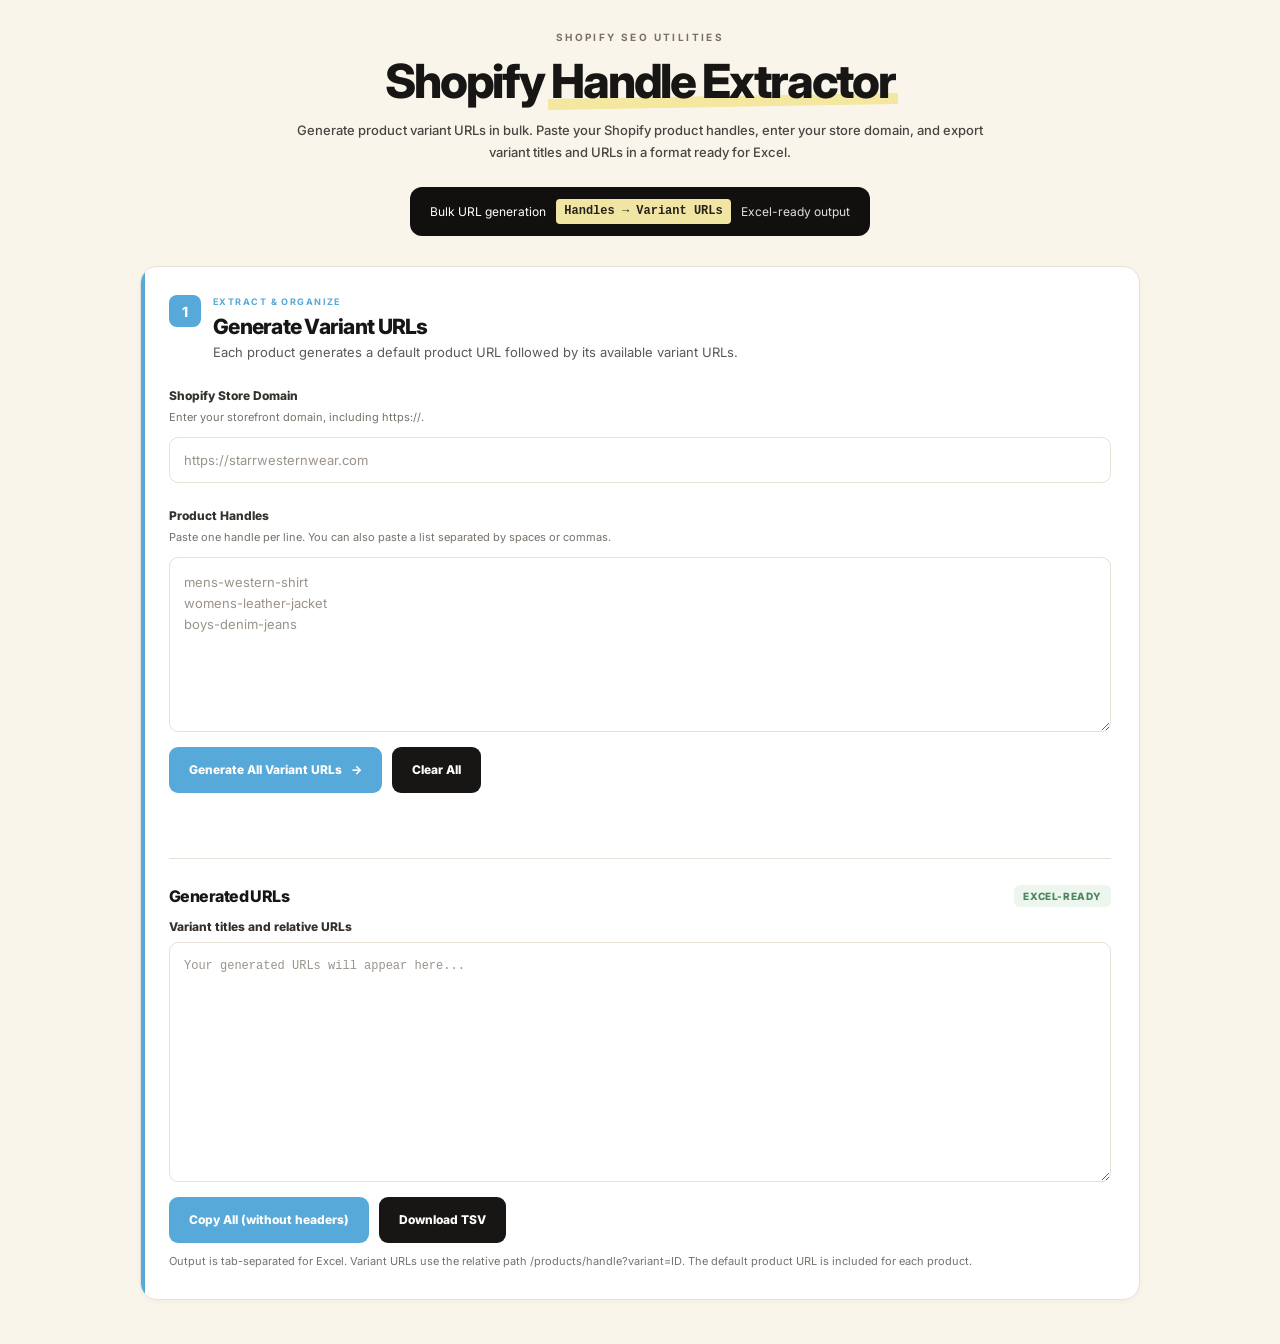
<file: shopify-handle-extractor.html>
<!DOCTYPE html>
<html lang="en">
<head>
  <meta charset="UTF-8">
  <meta name="viewport" content="width=device-width, initial-scale=1.0">
  <title>Shopify Handle Extractor | SEO Tools</title>

  <link rel="preconnect" href="https://fonts.googleapis.com">
  <link rel="preconnect" href="https://fonts.gstatic.com" crossorigin>
  <link href="https://fonts.googleapis.com/css2?family=Inter:wght@400;500;600;700;800&display=swap" rel="stylesheet">

  <style>
    :root {
      --page-bg: #faf5eb;
      --card-bg: #ffffff;
      --text: #171615;
      --muted: #5c5853;
      --blue: #56a9d8;
      --purple: #7950d9;
      --pink: #d65b91;
      --green: #5c9b70;
      --highlight: #f4e7a0;
      --border: #e7e0d7;
    }

    * {
      box-sizing: border-box;
    }

    body {
      margin: 0;
      background: var(--page-bg);
      color: var(--text);
      font-family: 'Inter', Arial, Helvetica, sans-serif;
      -webkit-font-smoothing: antialiased;
    }

    button, input, textarea {
      font: inherit;
    }

    .seo-landing {
      width: 100%;
      padding: 30px 24px 44px;
    }

    .seo-container {
      width: 100%;
      max-width: 1000px;
      margin: 0 auto;
    }

    /* HEADER */

    .eyebrow {
      margin: 0 0 10px;
      color: #77716a;
      font-size: 10px;
      font-weight: 700;
      letter-spacing: 2.4px;
      line-height: 1.5;
      text-align: center;
      text-transform: uppercase;
    }

    .hero-title {
      margin: 0;
      font-size: clamp(30px, 4.2vw, 47px);
      font-weight: 800;
      letter-spacing: -0.045em;
      line-height: 1.1;
      text-align: center;
    }

    .highlight {
      position: relative;
      display: inline;
      z-index: 0;
    }

    .highlight::after {
      position: absolute;
      z-index: -1;
      right: -3px;
      bottom: 2px;
      left: -3px;
      height: 11px;
      background: var(--highlight);
      content: "";
      transform: rotate(-1deg);
    }

    .hero-description {
      max-width: 700px;
      margin: 12px auto 0;
      color: #494540;
      font-size: 13px;
      font-weight: 500;
      line-height: 1.7;
      text-align: center;
    }

    /* ANNOUNCEMENT BAR */

    .announcement {
      display: flex;
      align-items: center;
      justify-content: center;
      flex-wrap: wrap;
      gap: 10px;
      width: fit-content;
      max-width: 100%;
      margin: 24px auto 30px;
      padding: 12px 20px;
      border-radius: 12px;
      background: #11100f;
      color: #fff;
      font-size: 12px;
      line-height: 1.6;
      text-align: center;
    }

    .announcement code {
      padding: 3px 8px;
      border-radius: 4px;
      background: #f1e5a3;
      color: #26221b;
      font-family: "Courier New", monospace;
      font-size: 12px;
      font-weight: 700;
    }

    .announcement-note {
      color: #e2dfdb;
    }

    /* MAIN CARD */

    .tool-card {
      position: relative;
      padding: 28px;
      overflow: hidden;
      border: 1px solid var(--border);
      border-radius: 17px;
      background: var(--card-bg);
      box-shadow: 0 2px 5px rgb(45 35 20 / 3%);
    }

    .tool-card::before {
      position: absolute;
      top: 0;
      bottom: 0;
      left: 0;
      width: 4px;
      background: var(--blue);
      content: "";
    }

    .card-header {
      display: flex;
      align-items: flex-start;
      gap: 12px;
      margin-bottom: 22px;
    }

    .card-number {
      display: flex;
      flex: 0 0 32px;
      align-items: center;
      justify-content: center;
      width: 32px;
      height: 32px;
      border-radius: 8px;
      background: var(--blue);
      color: #fff;
      font-size: 14px;
      font-weight: 800;
    }

    .card-kicker {
      margin: 0 0 4px;
      color: var(--blue);
      font-size: 9px;
      font-weight: 700;
      letter-spacing: 0.16em;
      line-height: 1.5;
      text-transform: uppercase;
    }

    .card-title {
      margin: 0;
      font-size: 21px;
      font-weight: 800;
      letter-spacing: -0.035em;
      line-height: 1.35;
    }

    .card-description {
      margin: 0;
      color: #5c5853;
      font-size: 13px;
      line-height: 1.7;
    }

    /* FORM */

    .form-section {
      margin-top: 25px;
    }

    .field-label {
      display: block;
      margin-bottom: 8px;
      color: #35322e;
      font-size: 12px;
      font-weight: 800;
    }

    .field-hint {
      margin: -2px 0 10px;
      color: #77716a;
      font-size: 11px;
      line-height: 1.6;
    }

    .field-input,
    .field-textarea {
      display: block;
      width: 100%;
      border: 1px solid var(--border);
      border-radius: 9px;
      background: #fff;
      color: var(--text);
      font-size: 13px;
      line-height: 1.6;
      transition: border-color 0.2s ease, box-shadow 0.2s ease;
    }

    .field-input {
      min-height: 46px;
      padding: 12px 14px;
    }

    .field-textarea {
      min-height: 175px;
      padding: 14px;
      resize: vertical;
    }

    .field-input::placeholder,
    .field-textarea::placeholder {
      color: #9a938b;
    }

    .field-input:focus,
    .field-textarea:focus {
      border-color: var(--blue);
      outline: none;
      box-shadow: 0 0 0 3px rgb(86 169 216 / 15%);
    }

    .form-row {
      display: grid;
      grid-template-columns: minmax(0, 1fr) auto;
      align-items: end;
      gap: 16px;
    }

    .button {
      display: inline-flex;
      align-items: center;
      justify-content: center;
      gap: 9px;
      min-height: 46px;
      padding: 12px 20px;
      border: 0;
      border-radius: 9px;
      background: #171615;
      color: #fff;
      cursor: pointer;
      font-size: 12px;
      font-weight: 800;
      line-height: 1.4;
      transition: background 0.2s ease, transform 0.2s ease;
    }

    .button:hover {
      background: #393530;
      transform: translateY(-1px);
    }

    .button:focus-visible {
      outline: 3px solid var(--blue);
      outline-offset: 3px;
    }

    .button:disabled {
      cursor: wait;
      opacity: 0.65;
      transform: none;
    }

    .button-blue {
      background: var(--blue);
      color: #fff;
    }

    .button-blue:hover {
      background: #358bbd;
    }

    .form-actions {
      display: flex;
      flex-wrap: wrap;
      gap: 10px;
      margin-top: 15px;
    }

    /* PROGRESS AND STATUS */

    .status-box {
      min-height: 20px;
      margin: 15px 0 0;
      color: var(--muted);
      font-size: 12px;
      line-height: 1.6;
    }

    .status-box.error {
      color: #b42318;
    }

    .status-box.success {
      color: #49875b;
    }

    .progress-track {
      height: 5px;
      margin-top: 10px;
      overflow: hidden;
      border-radius: 10px;
      background: #eee8df;
    }

    .progress-bar {
      width: 0;
      height: 100%;
      border-radius: inherit;
      background: var(--blue);
      transition: width 0.2s ease;
    }

    /* OUTPUT */

    .output-section {
      margin-top: 30px;
      padding-top: 26px;
      border-top: 1px solid var(--border);
    }

    .output-header {
      display: flex;
      align-items: center;
      justify-content: space-between;
      flex-wrap: wrap;
      gap: 12px;
      margin-bottom: 12px;
    }

    .output-title {
      margin: 0;
      font-size: 16px;
      font-weight: 800;
      letter-spacing: -0.035em;
    }

    .output-tag {
      display: inline-block;
      padding: 5px 9px;
      border-radius: 6px;
      background: #edf6ee;
      color: #49875b;
      font-size: 10px;
      font-weight: 800;
      letter-spacing: 0.06em;
      text-transform: uppercase;
    }

    .output-textarea {
      min-height: 240px;
      font-family: "Courier New", monospace;
      font-size: 12px;
      white-space: pre;
      overflow-wrap: normal;
    }

    .output-note {
      margin: 10px 0 0;
      color: #77716a;
      font-size: 11px;
      line-height: 1.6;
    }

    /* RESPONSIVE */

    @media (max-width: 650px) {
      .seo-landing {
        padding: 24px 15px 30px;
      }

      .hero-title {
        font-size: 32px;
        line-height: 1.15;
      }

      .announcement {
        width: 100%;
        margin: 22px auto 24px;
        padding: 13px 14px;
        gap: 7px;
        font-size: 11px;
      }

      .tool-card {
        padding: 22px 18px;
      }

      .form-row {
        grid-template-columns: minmax(0, 1fr);
      }

      .form-row .button {
        width: 100%;
      }

      .form-actions .button {
        flex: 1 1 100%;
      }

      .output-header {
        align-items: flex-start;
      }
    }

    @media (prefers-reduced-motion: reduce) {
      *,
      *::before,
      *::after {
        scroll-behavior: auto !important;
        animation-duration: 0.01ms !important;
        transition-duration: 0.01ms !important;
      }
    }
  </style>
</head>

<body>
  <main class="seo-landing">
    <div class="seo-container">

      <header>
        <p class="eyebrow">Shopify SEO Utilities</p>

        <h1 class="hero-title">
          Shopify <span class="highlight">Handle Extractor</span>
        </h1>

        <p class="hero-description">
          Generate product variant URLs in bulk.
          Paste your Shopify product handles, enter your store domain,
          and export variant titles and URLs in a format ready for Excel.
        </p>
      </header>

      <div class="announcement">
        <span>Bulk URL generation</span>
        <code>Handles → Variant URLs</code>
        <span class="announcement-note">Excel-ready output</span>
      </div>

      <section class="tool-card" aria-labelledby="extractor-heading">

        <div class="card-header">
          <span class="card-number" aria-hidden="true">1</span>

          <div>
            <p class="card-kicker">Extract &amp; Organize</p>
            <h2 class="card-title" id="extractor-heading">
              Generate Variant URLs
            </h2>
            <p class="card-description">
              Each product generates a default product URL followed by
              its available variant URLs.
            </p>
          </div>
        </div>

        <form id="extractorForm">
          <div class="form-section">
            <label class="field-label" for="domainInput">
              Shopify Store Domain
            </label>

            <p class="field-hint">
              Enter your storefront domain, including https://.
            </p>

            <input
              class="field-input"
              id="domainInput"
              type="url"
              placeholder="https://starrwesternwear.com"
              autocomplete="url"
              required
            >
          </div>

          <div class="form-section">
            <label class="field-label" for="handleInput">
              Product Handles
            </label>

            <p class="field-hint">
              Paste one handle per line. You can also paste a list
              separated by spaces or commas.
            </p>

            <textarea
              class="field-textarea"
              id="handleInput"
              placeholder="mens-western-shirt&#10;womens-leather-jacket&#10;boys-denim-jeans"
              required
            ></textarea>
          </div>

          <div class="form-actions">
            <button class="button button-blue" id="generateButton" type="submit">
              Generate All Variant URLs <span aria-hidden="true">→</span>
            </button>

            <button class="button" type="button" id="clearButton">
              Clear All
            </button>
          </div>
        </form>

        <p class="status-box" id="progress" role="status" aria-live="polite"></p>

        <div
          class="progress-track"
          id="progressTrack"
          role="progressbar"
          aria-label="Product processing progress"
          aria-valuemin="0"
          aria-valuemax="100"
          aria-valuenow="0"
          hidden
        >
          <div class="progress-bar" id="progressBar"></div>
        </div>

        <div class="output-section">
          <div class="output-header">
            <h3 class="output-title">Generated URLs</h3>
            <span class="output-tag">Excel-ready</span>
          </div>

          <label class="field-label" for="output">
            Variant titles and relative URLs
          </label>

          <textarea
            class="field-textarea output-textarea"
            id="output"
            placeholder="Your generated URLs will appear here..."
            spellcheck="false"
          ></textarea>

          <div class="form-actions">
            <button class="button button-blue" type="button" id="copyButton">
              Copy All (without headers)
            </button>

            <button class="button" type="button" id="downloadButton">
              Download TSV
            </button>
          </div>

          <p class="output-note">
            Output is tab-separated for Excel. Variant URLs use the
            relative path /products/handle?variant=ID.
            The default product URL is included for each product.
          </p>
        </div>
      </section>
    </div>
  </main>

  <script>
    const form = document.getElementById("extractorForm");
    const handleInput = document.getElementById("handleInput");
    const domainInput = document.getElementById("domainInput");
    const output = document.getElementById("output");
    const progress = document.getElementById("progress");
    const progressTrack = document.getElementById("progressTrack");
    const progressBar = document.getElementById("progressBar");
    const generateButton = document.getElementById("generateButton");

    // Clean common mis-encoded characters.
    function cleanHandle(handle) {
      return handle
        .replace(/Â®/g, "®")
        .replace(/â€™/g, "’")
        .replace(/â€“/g, "–")
        .replace(/Â/g, "")
        .trim();
    }

    // Accept handles separated by lines, spaces, tabs, or commas.
    function getHandles() {
      const raw = handleInput.value
        .split(/[\s,]+/)
        .map(cleanHandle)
        .filter(Boolean);

      return [...new Set(raw)];
    }

    function setProgress(message, type = "") {
      progress.textContent = message;
      progress.className = "status-box" + (type ? " " + type : "");
    }

    function updateProgress(current, total) {
      const percentage = total ? Math.round((current / total) * 100) : 0;

      progressTrack.hidden = total === 0;
      progressTrack.setAttribute("aria-valuenow", percentage);
      progressBar.style.width = percentage + "%";
    }

    function normalizeDomain(value) {
      let domain = value.trim().replace(/\/+$/, "");

      if (!/^https?:\/\//i.test(domain)) {
        domain = "https://" + domain;
      }

      const url = new URL(domain);

      if (!["http:", "https:"].includes(url.protocol)) {
        throw new Error("Enter a valid HTTP or HTTPS store domain.");
      }

      if (url.username || url.password) {
        throw new Error("The domain must not contain login credentials.");
      }

      return url.origin;
    }

    async function generateVariantURLs() {
      const handles = getHandles();
      let domain;

      try {
        domain = normalizeDomain(domainInput.value);
      } catch (error) {
        setProgress(error.message, "error");
        return;
      }

      if (!handles.length) {
        setProgress("Please enter at least one product handle.", "error");
        return;
      }

      const rows = ["Variant Title\tVariant URL"];
      let completed = 0;
      let errors = 0;

      generateButton.disabled = true;
      setProgress(`Starting: ${handles.length} unique product handle(s).`);
      updateProgress(0, handles.length);

      try {
        for (const handle of handles) {
          setProgress(
            `Processing ${completed + 1}/${handles.length}: ${handle}`
          );

          const encodedHandle = encodeURIComponent(handle);
          const jsUrl =
            `${domain}/products/${encodedHandle}.js`;

          try {
            const response = await fetch(jsUrl);

            if (!response.ok) {
              throw new Error(
                `HTTP ${response.status}: Product data unavailable`
              );
            }

            const data = await response.json();

            // Include the default product URL.
            rows.push(
              `Default\t/products/${encodedHandle}`
            );

            if (Array.isArray(data.variants)) {
              for (const variant of data.variants) {
                const title = String(variant.title || "Default Title")
                  .replace(/[\t\r\n]+/g, " ");

                const relativeUrl =
                  `/products/${encodedHandle}?variant=${variant.id}`;

                rows.push(`${title}\t${relativeUrl}`);
              }
            }
          } catch (error) {
            errors++;

            console.error("Error fetching product:", handle, error);

            rows.push(
              `# Error fetching: ${handle} (${error.message})\t`
            );
          }

          completed++;
          updateProgress(completed, handles.length);
        }

        output.value = rows.join("\n");

        if (errors) {
          setProgress(
            `Finished with ${errors} error(s). ` +
            `Processed ${completed} of ${handles.length} products. ` +
            `Check failed handles in the output.`,
            "error"
          );
        } else {
          setProgress(
            `Done! Processed ${completed} products successfully.`,
            "success"
          );
        }
      } finally {
        generateButton.disabled = false;
      }
    }

    async function copyOutput() {
      const lines = output.value.split("\n");

      if (lines.length <= 1) {
        setProgress("Generate URLs before copying.", "error");
        return;
      }

      // Remove the header row while retaining any error rows.
      const textToCopy = lines.slice(1).join("\n");

      try {
        if (navigator.clipboard && window.isSecureContext) {
          await navigator.clipboard.writeText(textToCopy);
        } else {
          // Fallback for browsers where Clipboard API is unavailable.
          output.focus();
          output.select();

          const copied = document.execCommand("copy");

          if (!copied) {
            throw new Error("Copy was blocked by the browser.");
          }
        }

        setProgress("Copied output without headers.", "success");
      } catch (error) {
        setProgress(
          "Unable to copy automatically. Select the output and copy it manually.",
          "error"
        );
      }
    }

    function downloadTSV() {
      if (!output.value.trim()) {
        setProgress("Generate URLs before downloading.", "error");
        return;
      }

      const blob = new Blob([output.value], {
        type: "text/tab-separated-values;charset=utf-8;"
      });

      const url = URL.createObjectURL(blob);
      const link = document.createElement("a");

      link.href = url;
      link.download = "shopify-variant-urls.tsv";

      document.body.appendChild(link);
      link.click();
      link.remove();

      URL.revokeObjectURL(url);
      setProgress("TSV file download started.", "success");
    }

    form.addEventListener("submit", async (event) => {
      event.preventDefault();
      await generateVariantURLs();
    });

    document.getElementById("copyButton")
      .addEventListener("click", copyOutput);

    document.getElementById("downloadButton")
      .addEventListener("click", downloadTSV);

    document.getElementById("clearButton")
      .addEventListener("click", () => {
        handleInput.value = "";
        output.value = "";
        progressTrack.hidden = true;
        updateProgress(0, 0);
        setProgress("");
        handleInput.focus();
      });
  </script>
</body>
</html>
</file>
<file: styles.css>
/* =========================
       GLOBAL STYLES
    ========================= */

    :root {
      --page-bg: #faf5eb;
      --card-bg: #ffffff;
      --text: #171615;
      --muted: #5c5853;
      --blue: #56a9d8;
      --purple: #7950d9;
      --pink: #d65b91;
      --green: #5c9b70;
      --highlight: #f4e7a0;
      --border: #e7e0d7;
    }

    * {
      box-sizing: border-box;
    }

    body {
      margin: 0;
      background: var(--page-bg);
      color: var(--text);
      font-family: Arial, Helvetica, sans-serif;
      -webkit-font-smoothing: antialiased;
    }

    a {
      color: inherit;
    }

    .seo-landing {
      width: 100%;
      padding: 30px 24px 44px;
    }

    .seo-container {
      width: 100%;
      max-width: 1180px;
      margin: 0 auto;
    }

    /* =========================
       HEADER
    ========================= */

    .eyebrow {
      margin: 0 0 10px;
      color: #77716a;
      font-size: 10px;
      font-weight: 700;
      letter-spacing: 2.4px;
      line-height: 1.5;
      text-align: center;
      text-transform: uppercase;
    }

    .hero-title {
      margin: 0;
      font-size: clamp(30px, 4.2vw, 47px);
      font-weight: 800;
      letter-spacing: -1.8px;
      line-height: 1.1;
      text-align: center;
    }

    .hero-title .highlight {
      position: relative;
      display: inline;
      z-index: 0;
      white-space: normal;
    }

    .hero-title .highlight::after {
      position: absolute;
      z-index: -1;
      right: -3px;
      bottom: 2px;
      left: -3px;
      height: 11px;
      background: var(--highlight);
      content: "";
      transform: rotate(-1deg);
    }

    .hero-description {
      max-width: 850px;
      margin: 12px auto 0;
      color: #494540;
      font-size: 13px;
      font-weight: 500;
      line-height: 1.65;
      text-align: center;
    }

    .hero-description strong {
      font-weight: 800;
    }

    /* =========================
       BLACK ANNOUNCEMENT BAR
    ========================= */

    .announcement {
      display: flex;
      align-items: center;
      justify-content: center;
      flex-wrap: wrap;
      gap: 10px;
      width: fit-content;
      max-width: 100%;
      margin: 24px auto 30px;
      padding: 12px 20px;
      border-radius: 12px;
      background: #11100f;
      color: #fff;
      font-size: 12px;
      line-height: 1.6;
      text-align: center;
    }

    .announcement code {
      padding: 3px 8px;
      border-radius: 4px;
      background: #f1e5a3;
      color: #26221b;
      font-family: "Courier New", monospace;
      font-size: 12px;
      font-weight: 700;
    }

    .announcement-note {
      color: #e2dfdb;
    }

    /* =========================
       CHECKLIST GRID
    ========================= */

    .checklist-grid {
      display: grid;
      grid-template-columns: repeat(3, minmax(0, 1fr));
      gap: 16px;
      align-items: stretch;
    }

    .checklist-card {
      position: relative;
      min-width: 0;
      padding: 22px 20px 20px;
      overflow: hidden;
      border: 1px solid var(--border);
      border-radius: 17px;
      background: var(--card-bg);
      box-shadow: 0 2px 5px rgb(45 35 20 / 3%);
    }

    .checklist-card::before {
      position: absolute;
      top: 0;
      bottom: 0;
      left: 0;
      width: 4px;
      background: var(--accent);
      content: "";
    }

    .card-blue {
      --accent: var(--blue);
    }

    .card-purple {
      --accent: var(--purple);
    }

    .card-pink {
      --accent: var(--pink);
    }

    .card-header {
      display: flex;
      align-items: flex-start;
      gap: 12px;
      margin-bottom: 17px;
    }

    .card-number {
      display: flex;
      flex: 0 0 27px;
      align-items: center;
      justify-content: center;
      width: 27px;
      height: 27px;
      border-radius: 7px;
      background: var(--accent);
      color: #fff;
      font-size: 13px;
      font-weight: 800;
    }

    .card-kicker {
      margin: 0 0 3px;
      color: var(--accent);
      font-size: 9px;
      font-weight: 800;
      letter-spacing: 1.7px;
      line-height: 1.3;
      text-transform: uppercase;
    }

    .card-title {
      margin: 0;
      font-size: 16px;
      font-weight: 800;
      letter-spacing: -0.3px;
      line-height: 1.3;
    }

    /* =========================
       CHECKLIST ITEMS
    ========================= */

    .checklist {
      display: flex;
      flex-direction: column;
      gap: 10px;
      margin: 0;
      padding: 0;
      list-style: none;
    }

    .checklist li {
      display: grid;
      grid-template-columns: 15px minmax(0, 1fr);
      align-items: start;
      gap: 8px;
      color: #35322e;
      font-size: 12px;
      line-height: 1.55;
    }

    .check-icon {
      display: flex;
      align-items: center;
      justify-content: center;
      width: 14px;
      height: 14px;
      margin-top: 1px;
      border: 1px solid #a7c9ad;
      border-radius: 4px;
      background: #edf6ee;
      color: #49875b;
      font-size: 10px;
      font-weight: 800;
      line-height: 1;
    }

    .checklist strong {
      color: #24221f;
      font-weight: 800;
    }

    .checklist code {
      padding: 1px 4px;
      border-radius: 3px;
      background: #f2efeb;
      color: #49443e;
      font-family: "Courier New", monospace;
      font-size: 11px;
      overflow-wrap: anywhere;
    }

    .checklist .subtext {
      color: #66615a;
    }

    /* =========================
       RESPONSIVE LAYOUT
    ========================= */

    @media (min-width: 1100px) {
      .checklist-card {
        padding: 24px 22px;
      }

      .checklist li {
        font-size: 12.5px;
      }
    }

    @media (max-width: 850px) {
      .seo-landing {
        padding: 28px 20px 36px;
      }

      .checklist-grid {
        grid-template-columns: repeat(2, minmax(0, 1fr));
      }

      .card-pink {
        grid-column: 1 / -1;
      }

      .hero-title {
        letter-spacing: -1px;
      }
    }

    @media (max-width: 560px) {
      .seo-landing {
        padding: 24px 15px 30px;
      }

      .eyebrow {
        font-size: 9px;
        letter-spacing: 1.8px;
      }

      .hero-title {
        font-size: 32px;
        letter-spacing: -1.1px;
        line-height: 1.12;
      }

      .hero-description {
        font-size: 13px;
        line-height: 1.7;
      }

      .announcement {
        width: 100%;
        margin: 22px auto 24px;
        padding: 13px 14px;
        gap: 7px;
        font-size: 11px;
      }

      .checklist-grid {
        grid-template-columns: minmax(0, 1fr);
        gap: 14px;
      }

      .card-pink {
        grid-column: auto;
      }

      .checklist-card {
        padding: 20px 18px;
      }

      .card-title {
        font-size: 16px;
      }

      .checklist li {
        font-size: 13px;
      }
    }

    /* Respect motion preferences */
    @media (prefers-reduced-motion: reduce) {
      *,
      *::before,
      *::after {
        scroll-behavior: auto !important;
        animation-duration: 0.01ms !important;
        transition-duration: 0.01ms !important;
      }
    }


body {
  font-family: 'Inter', sans-serif;
}

h1, h2, h3,
.card-title,
.card-number {
  font-family: 'Inter', sans-serif;
  letter-spacing: -0.035em;
}

.card-kicker {
  font-weight: 700;
  letter-spacing: 0.16em;
  text-transform: uppercase;
}

.checklist {
  font-size: 13px;
  line-height: 1.65;
}

.checklist strong {
  font-weight: 700;
}
</file>
